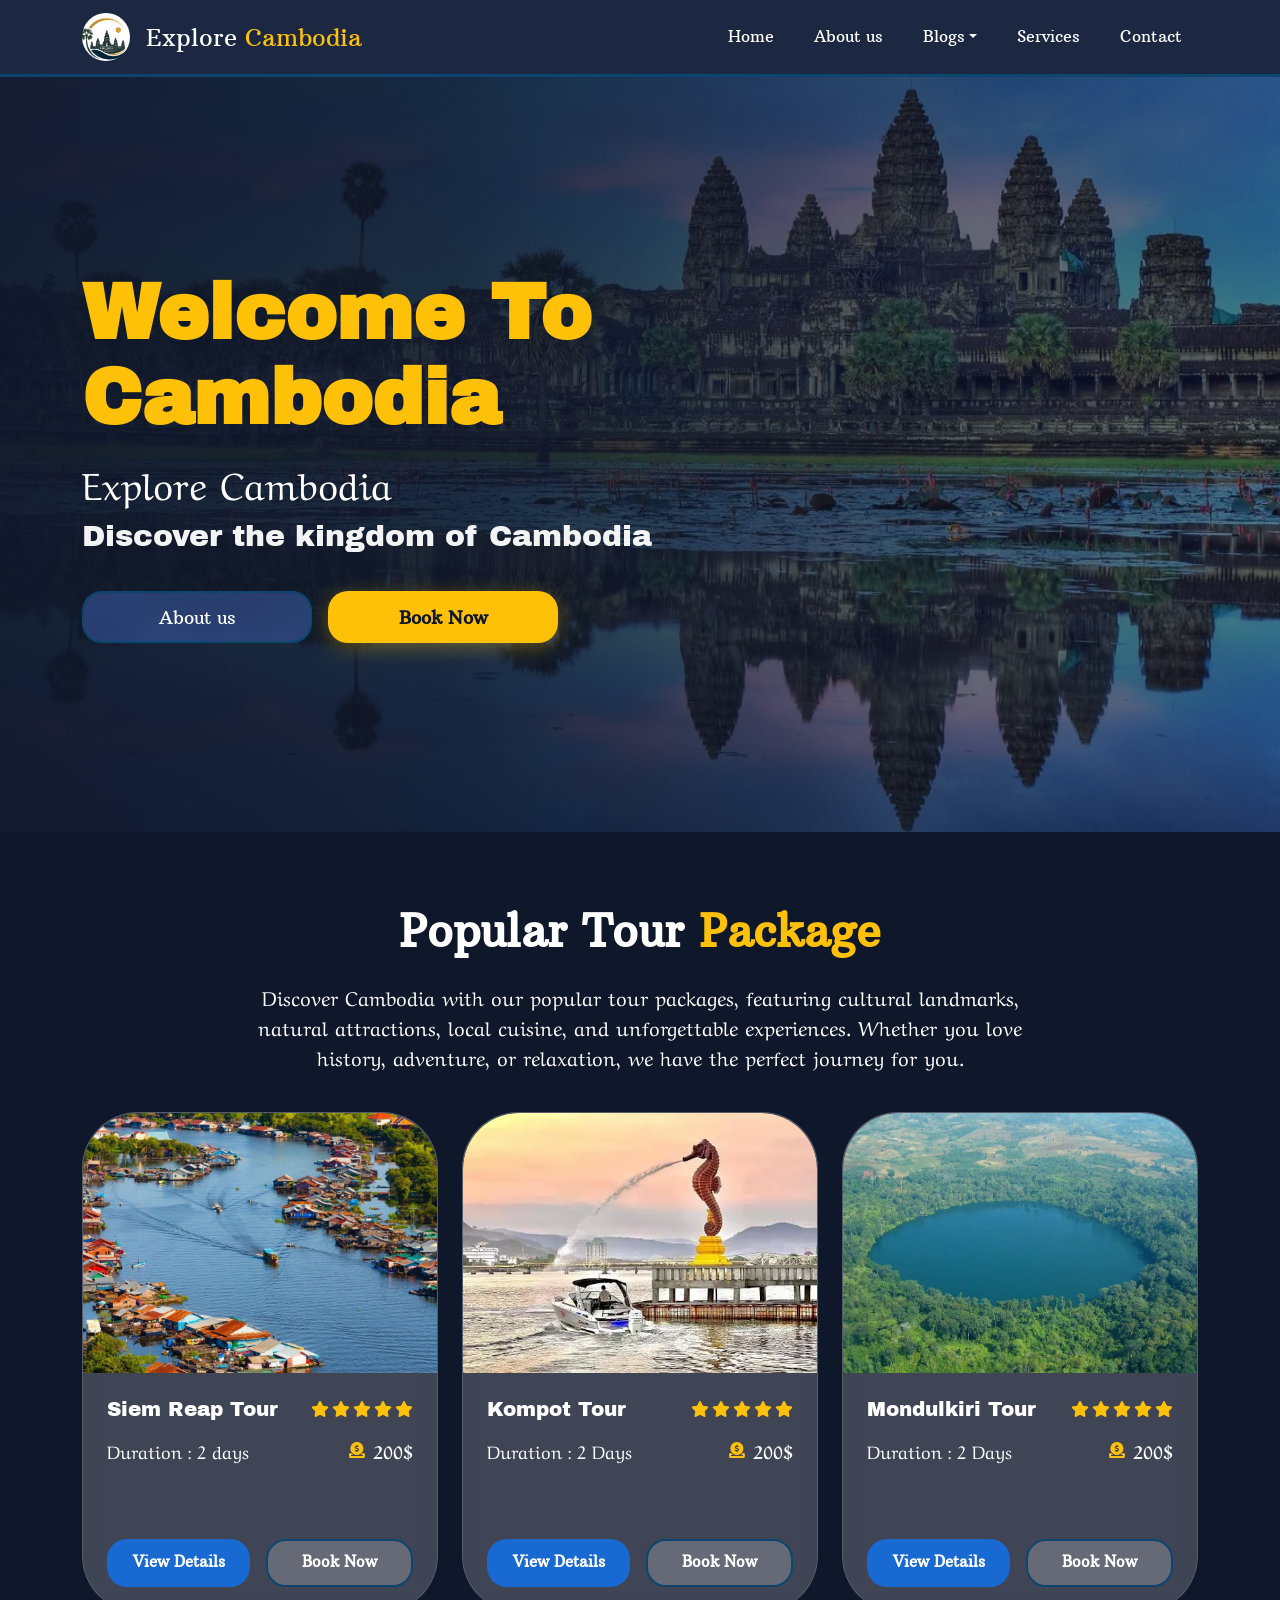
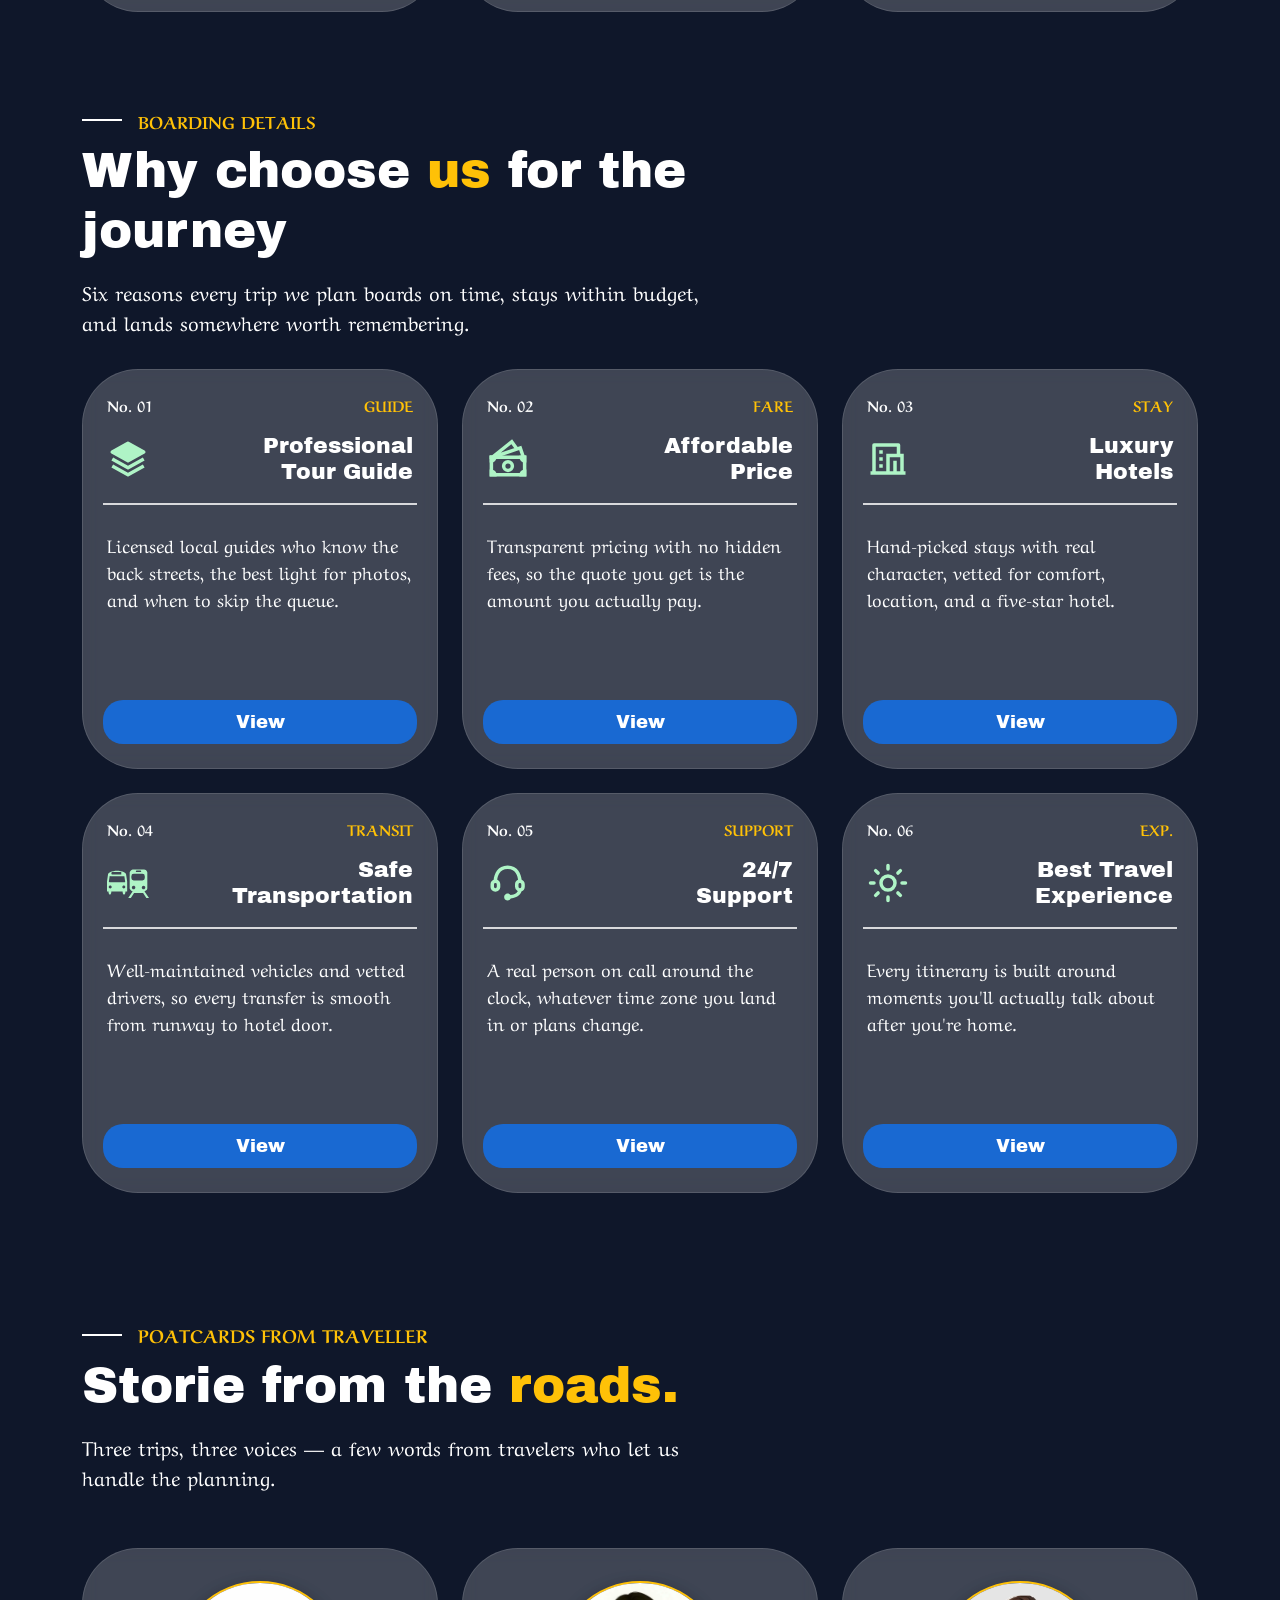
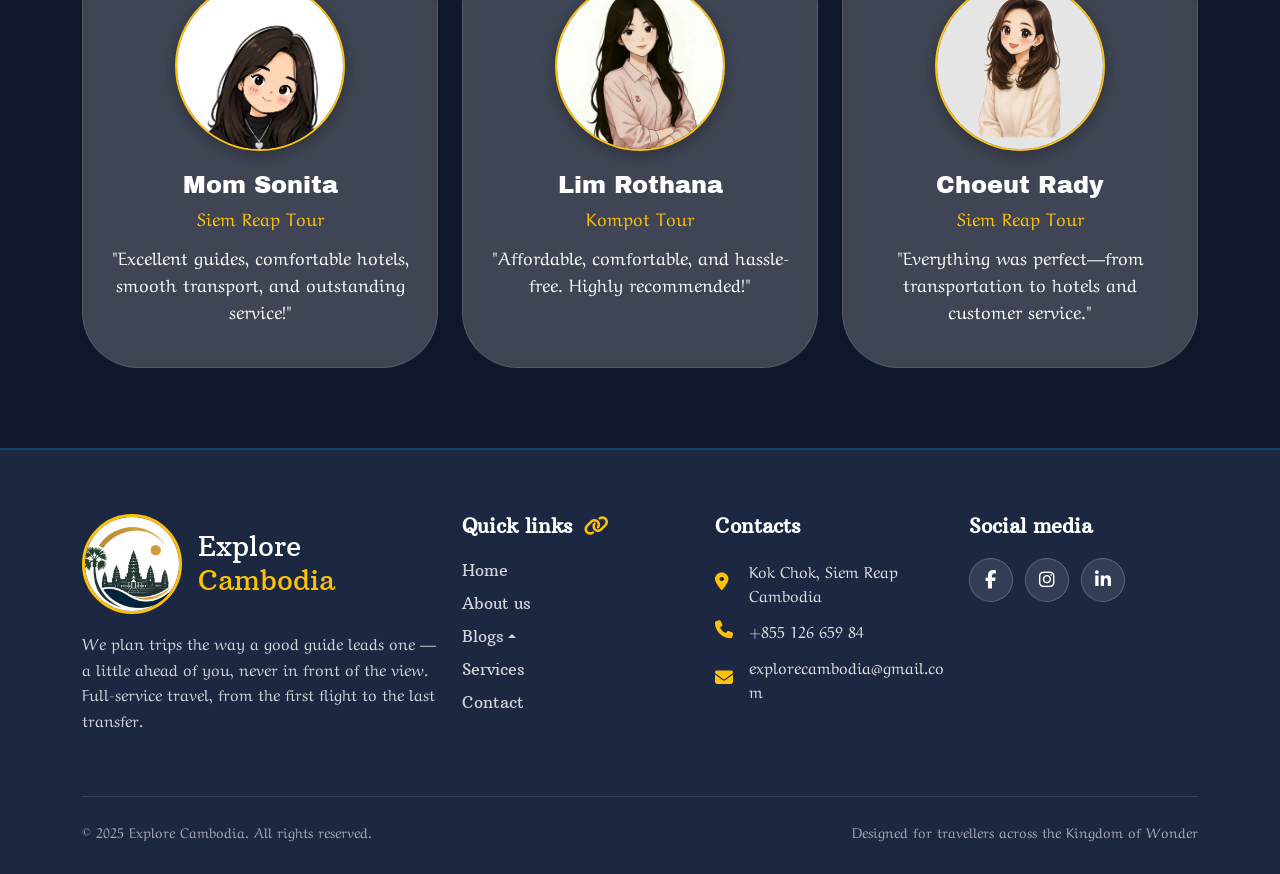
<file: index.html>
<!doctype html>
<html lang="en">
  <head>
    <meta charset="UTF-8" />
    <meta name="viewport" content="width=device-width, initial-scale=1.0" />
    <meta property="og:type" content="website" />
    <meta property="og:url" content="https://explorecambodia.vercel.app/" />
    <meta property="og:title" content="Explore Cambodia Website" />
    <meta
      property="og:description"
      content="Welcome to Explore Cambodia Website."
    />
    <meta
      property="og:image"
      content="https://explorecambodia.vercel.app/asset/image/logo/Logo2(1).webp"
    />
    <link rel="icon" type="image/png" href="./asset/image/logo/Logo2(1).webp" />
    <link
      href="https://cdn.jsdelivr.net/npm/bootstrap@5.3.8/dist/css/bootstrap.min.css"
      rel="stylesheet"
    />
    <script src="https://cdn.jsdelivr.net/npm/bootstrap@5.3.8/dist/js/bootstrap.bundle.min.js"></script>
    <link rel="preconnect" href="https://fonts.googleapis.com" />
    <link rel="preconnect" href="https://fonts.gstatic.com" crossorigin />
    <link
      href="https://fonts.googleapis.com/css2?family=Arbutus+Slab&family=Archivo+Black&family=Aref+Ruqaa:wght@400;700&family=Just+Another+Hand&display=swap"
      rel="stylesheet"
    />
    <link
      rel="stylesheet"
      href="https://cdnjs.cloudflare.com/ajax/libs/font-awesome/6.7.2/css/all.min.css"
    />
    <link rel="stylesheet" href="./css/style.css" />
    <!-- Linked again AFTER style.css so the responsive rules always win -->
    <link rel="stylesheet" href="./css/responsive.css" />
    <title>Explore Cambodia Home page</title>
  </head>
  <body>
    <div id="navbar"></div>

    <!-- header -->
    <section class="hero-header" id="about">
      <div class="hero-image-container d-block">
        <img
          src="./asset/image/Home/agkor.webp"
          alt="Angkor Wat"
          class="home-image"
          draggable="false"
        />
      </div>
      <div class="container hero-text">
        <div class="row">
          <div class="col-lg-8 col-md-10">
            <h1 class="head-text text-capitalize my-2" id="hero-title">
              Welcome to <br />
              cambodia
            </h1>
            <p class="text-capitalize text-white pt-1 sub-hero-text">
              Explore cambodia
            </p>
            <p class="text-white sub1-hero-text">
              Discover the kingdom of Cambodia
            </p>
            <div class="d-flex flex-wrap gap-3 align-items-center hero-buttons">
              <a href="./Pages/about-me.html" class="btn-about">About us</a>
              <a href="./Pages/contact.html" class="btn-book text-capitalize"
                >Book now</a
              >
            </div>
          </div>
        </div>
      </div>
    </section>

    <!-- tour-section -->
    <section class="container-fluid my-5 position-relative" id="tour-section">
      <div class="container">
        <div class="text-center py-4">
          <h2 class="my-tour text-white text-capitalize">
            Popular tour <span class="text-warning">package</span>
          </h2>
          <p class="sub-tour-text text-white py-3">
            Discover Cambodia with our popular tour packages, featuring cultural
            landmarks, natural attractions, local cuisine, and unforgettable
            experiences. Whether you love history, adventure, or relaxation, we
            have the perfect journey for you.
          </p>
        </div>
        <div class="row g-4 justify-content-center tour-card">
          <div class="col-12 col-md-6 col-lg-4 d-flex justify-content-center">
            <div class="card tour-card-items">
              <a href="./Pages/siemreap.html" class="tour-image">
                <img
                  src="./asset/image/Home/Kompongplok.webp"
                  alt="Siem Reap Tour"
                  class="card-img-top"
                  loading="lazy"
                />
                <i
                  class="fa-solid fa-arrow-up-right-from-square arrow-icon"
                ></i>
              </a>
              <div
                class="card-body d-flex flex-column justify-content-between p-4"
              >
                <div>
                  <div
                    class="d-flex justify-content-between align-items-center mb-2 gap-2"
                  >
                    <h3 class="card-title text-white">Siem Reap Tour</h3>
                    <div class="d-flex tour-rating-stars text-warning">
                      <i class="fa-solid fa-star"></i>
                      <i class="fa-solid fa-star"></i>
                      <i class="fa-solid fa-star"></i>
                      <i class="fa-solid fa-star"></i>
                      <i class="fa-solid fa-star"></i>
                    </div>
                  </div>
                  <div
                    class="d-flex justify-content-between align-items-center mt-3 gap-2"
                  >
                    <p class="card-text text-white mb-0">Duration : 2 days</p>
                    <div class="d-flex align-items-center gap-2">
                      <i
                        class="fa-solid fa-circle-dollar-to-slot text-warning"
                      ></i>
                      <span class="card-text text-white fw-bold">200$</span>
                    </div>
                  </div>
                </div>
                <div
                  class="tour-card-btns d-flex justify-content-center align-items-center gap-3 mt-4"
                >
                  <a href="./Pages/siemreap.html" class="tour-view-btn"
                    >View Details</a
                  >
                  <a href="./Pages/contact.html" class="tour-book-btn"
                    >Book Now</a
                  >
                </div>
              </div>
            </div>
          </div>

          <div class="col-12 col-md-6 col-lg-4 d-flex justify-content-center">
            <div class="card tour-card-items">
              <a href="./Pages/kompot.html" class="tour-image">
                <img
                  src="./asset/image/Home/kompot.webp"
                  alt="Kompot Tour"
                  class="card-img-top"
                  loading="lazy"
                />
                <i
                  class="fa-solid fa-arrow-up-right-from-square arrow-icon"
                ></i>
              </a>
              <div
                class="card-body d-flex flex-column justify-content-between p-4"
              >
                <div>
                  <div
                    class="d-flex justify-content-between align-items-center mb-2 gap-2"
                  >
                    <h3 class="card-title text-white">Kompot Tour</h3>
                    <div class="d-flex tour-rating-stars text-warning">
                      <i class="fa-solid fa-star"></i>
                      <i class="fa-solid fa-star"></i>
                      <i class="fa-solid fa-star"></i>
                      <i class="fa-solid fa-star"></i>
                      <i class="fa-solid fa-star"></i>
                    </div>
                  </div>
                  <div
                    class="d-flex justify-content-between align-items-center mt-3 gap-2"
                  >
                    <p class="card-text text-white mb-0">Duration : 2 Days</p>
                    <div class="d-flex align-items-center gap-2">
                      <i
                        class="fa-solid fa-circle-dollar-to-slot text-warning"
                      ></i>
                      <span class="card-text text-white fw-bold">200$</span>
                    </div>
                  </div>
                </div>
                <div
                  class="tour-card-btns d-flex justify-content-center align-items-center gap-3 mt-4"
                >
                  <a href="./Pages/kompot.html" class="tour-view-btn"
                    >View Details</a
                  >
                  <a href="./Pages/contact.html" class="tour-book-btn"
                    >Book Now</a
                  >
                </div>
              </div>
            </div>
          </div>

          <div class="col-12 col-md-6 col-lg-4 d-flex justify-content-center">
            <div class="card tour-card-items">
              <a href="./Pages/mondulkiri.html" class="tour-image">
                <img
                  src="./asset/image/Home/Mondulkiri.webp"
                  alt="Mondulkiri Tour"
                  class="card-img-top"
                  loading="lazy"
                />
                <i
                  class="fa-solid fa-arrow-up-right-from-square arrow-icon"
                ></i>
              </a>
              <div
                class="card-body d-flex flex-column justify-content-between p-4"
              >
                <div>
                  <div
                    class="d-flex justify-content-between align-items-center mb-2 gap-2"
                  >
                    <h3 class="card-title text-white">Mondulkiri Tour</h3>
                    <div class="d-flex tour-rating-stars text-warning">
                      <i class="fa-solid fa-star"></i>
                      <i class="fa-solid fa-star"></i>
                      <i class="fa-solid fa-star"></i>
                      <i class="fa-solid fa-star"></i>
                      <i class="fa-solid fa-star"></i>
                    </div>
                  </div>
                  <div
                    class="d-flex justify-content-between align-items-center mt-3 gap-2"
                  >
                    <p class="card-text text-white mb-0">Duration : 2 Days</p>
                    <div class="d-flex align-items-center gap-2">
                      <i
                        class="fa-solid fa-circle-dollar-to-slot text-warning"
                      ></i>
                      <span class="card-text text-white fw-bold">200$</span>
                    </div>
                  </div>
                </div>
                <div
                  class="tour-card-btns d-flex justify-content-center align-items-center gap-3 mt-4"
                >
                  <a href="./Pages/mondulkiri.html" class="tour-view-btn"
                    >View Details</a
                  >
                  <a href="./Pages/contact.html" class="tour-book-btn"
                    >Book Now</a
                  >
                </div>
              </div>
            </div>
          </div>
        </div>
      </div>
    </section>

    <!-- why choose us -->
    <section class="container-fluid py-5 position-relative" id="choose-us">
      <div class="container">
        <div class="text-white mb-4">
          <div class="d-flex align-items-center gap-3 mb-2">
            <span class="line"></span>
            <p class="choose-us-header text-uppercase text-warning fw-semibold">
              Boarding details
            </p>
          </div>
          <h3 class="choose-us-title text-white">
            Why choose <span class="text-warning">us</span> for the <br />
            journey
          </h3>
          <p class="choose-us-text text-white py-2">
            Six reasons every trip we plan boards on time, stays within budget,
            and lands somewhere worth remembering.
          </p>
        </div>
        <div class="row g-4 justify-content-center">
          <div class="col-12 col-md-6 col-lg-4 d-flex justify-content-center">
            <div class="card choose-us-cards">
              <div>
                <div
                  class="d-flex justify-content-between align-items-center choose-us-hero-cards p-4 pb-2"
                >
                  <p class="text-white mb-0 fw-bold">No. 01</p>
                  <p class="text-warning text-uppercase mb-0 fw-bold">Guide</p>
                </div>
                <div
                  class="d-flex justify-content-between align-items-center gap-3 px-4 py-2 choose-us-heading-cards"
                >
                  <svg
                    xmlns="http://www.w3.org/2000/svg"
                    width="1em"
                    height="1em"
                    viewBox="0 0 24 24"
                    class="choose-us-icons"
                    aria-hidden="true"
                  >
                    <path d="M0 0h24v24H0z" fill="none" />
                    <path
                      fill="currentColor"
                      d="m21.484 7.125l-9.022-5a1 1 0 0 0-.968 0l-8.978 4.96a1 1 0 0 0-.003 1.748l9.022 5.04a1 1 0 0 0 .973.001l8.978-5a1 1 0 0 0-.002-1.749"
                    />
                    <path
                      fill="currentColor"
                      d="m12 15.856l-8.515-4.73l-.971 1.748l9 5a1 1 0 0 0 .971 0l9-5l-.971-1.748z"
                    />
                    <path
                      fill="currentColor"
                      d="m12 19.856l-8.515-4.73l-.971 1.748l9 5a1 1 0 0 0 .971 0l9-5l-.971-1.748z"
                    />
                  </svg>
                  <h4
                    class="text-white text-capitalize choose-us-text-cards text-end"
                  >
                    Professional <br />
                    Tour Guide
                  </h4>
                </div>
                <div class="underline"></div>
                <p class="card-text text-white px-4 py-3">
                  Licensed local guides who know the back streets, the best
                  light for photos, and when to skip the queue.
                </p>
              </div>
              <a
                href="./Pages/service.html#tour-guide-info"
                class="service-view-btn"
                >View</a
              >
            </div>
          </div>

          <div class="col-12 col-md-6 col-lg-4 d-flex justify-content-center">
            <div class="card choose-us-cards">
              <div>
                <div
                  class="d-flex justify-content-between align-items-center choose-us-hero-cards p-4 pb-2"
                >
                  <p class="text-white mb-0 fw-bold">No. 02</p>
                  <p class="text-warning text-uppercase mb-0 fw-bold">fare</p>
                </div>
                <div
                  class="d-flex justify-content-between align-items-center gap-3 px-4 py-2 choose-us-heading-cards"
                >
                  <svg
                    xmlns="http://www.w3.org/2000/svg"
                    width="1em"
                    height="1em"
                    viewBox="0 0 24 24"
                    class="choose-us-icons"
                    aria-hidden="true"
                  >
                    <path d="M0 0h24v24H0z" fill="none" />
                    <defs>
                      <path id="SVGS9q3IkIf" d="M21.5 11v10h-19V11z" />
                    </defs>
                    <g fill="none">
                      <use href="#SVGS9q3IkIf" />
                      <path
                        d="M12 13.5a2.5 2.5 0 1 1 0 5a2.5 2.5 0 0 1 0-5m5.136-7.209L19 5.67l1.824 5.333H3.002L3 11.004L14.146 2.1z"
                      />
                      <path
                        stroke="currentColor"
                        stroke-linecap="square"
                        stroke-width="2"
                        d="M21 11.003h-.176L19.001 5.67L3.354 11.003L3 11m-.5.004H3L14.146 2.1l2.817 3.95"
                      />
                      <g
                        stroke="currentColor"
                        stroke-linecap="square"
                        stroke-width="2"
                      >
                        <path
                          d="M14.5 16a2.5 2.5 0 1 1-5 0a2.5 2.5 0 0 1 5 0Z"
                        />
                        <use href="#SVGS9q3IkIf" />
                        <path
                          d="M2.5 11h2a2 2 0 0 1-2 2zm19 0h-2a2 2 0 0 0 2 2zm-19 10h2.002A2 2 0 0 0 2.5 18.998zm19 0h-2a2 2 0 0 1 2-2z"
                        />
                      </g>
                    </g>
                  </svg>
                  <h4
                    class="text-white text-capitalize choose-us-text-cards text-end"
                  >
                    Affordable <br />
                    Price
                  </h4>
                </div>
                <div class="underline"></div>
                <p class="card-text text-white px-4 py-3">
                  Transparent pricing with no hidden fees, so the quote you get
                  is the amount you actually pay.
                </p>
              </div>
              <a
                href="./Pages/service.html#affordable-price"
                class="service-view-btn"
                >View</a
              >
            </div>
          </div>

          <div class="col-12 col-md-6 col-lg-4 d-flex justify-content-center">
            <div class="card choose-us-cards">
              <div>
                <div
                  class="d-flex justify-content-between align-items-center choose-us-hero-cards p-4 pb-2"
                >
                  <p class="text-white mb-0 fw-bold">No. 03</p>
                  <p class="text-warning text-uppercase mb-0 fw-bold">stay</p>
                </div>
                <div
                  class="d-flex justify-content-between align-items-center gap-3 px-4 py-2 choose-us-heading-cards"
                >
                  <svg
                    xmlns="http://www.w3.org/2000/svg"
                    width="1em"
                    height="1em"
                    viewBox="0 0 24 24"
                    class="choose-us-icons"
                    aria-hidden="true"
                  >
                    <path d="M0 0h24v24H0z" fill="none" />
                    <path
                      fill="currentColor"
                      d="M22 21H2v-2h1V4a1 1 0 0 1 1-1h14a1 1 0 0 1 1 1v5h2v10h1zm-5-2h2v-8h-6v8h2v-6h2zm0-10V5H5v14h6V9zM7 11h2v2H7zm0 4h2v2H7zm0-8h2v2H7z"
                    />
                  </svg>
                  <h4
                    class="text-white text-capitalize choose-us-text-cards text-end"
                  >
                    Luxury <br />
                    Hotels
                  </h4>
                </div>
                <div class="underline"></div>
                <p class="card-text text-white px-4 py-3">
                  Hand-picked stays with real character, vetted for comfort,
                  location, and a five-star hotel.
                </p>
              </div>
              <a
                href="./Pages/service.html#hotel-partner"
                class="service-view-btn"
                >View</a
              >
            </div>
          </div>

          <div class="col-12 col-md-6 col-lg-4 d-flex justify-content-center">
            <div class="card choose-us-cards">
              <div>
                <div
                  class="d-flex justify-content-between align-items-center choose-us-hero-cards p-4 pb-2"
                >
                  <p class="text-white mb-0 fw-bold">No. 04</p>
                  <p class="text-warning text-uppercase mb-0 fw-bold">
                    transit
                  </p>
                </div>
                <div
                  class="d-flex justify-content-between align-items-center gap-3 px-4 py-2 choose-us-heading-cards"
                >
                  <svg
                    xmlns="http://www.w3.org/2000/svg"
                    width="1em"
                    height="1em"
                    viewBox="0 0 50 50"
                    class="choose-us-icons"
                    aria-hidden="true"
                  >
                    <path d="M0 0h50v50H0z" fill="none" />
                    <path
                      fill="currentColor"
                      d="M20.716 24H3.159c-.512 0-.933-.314-.933-.815l.032-.19l.935-6.006c.078-.424.459.011.917.011h15.657c.454 0 .838-.412.915.012l.936 6.399l.033-.038c0 .497-.424.627-.935.627m-.703 7.569c-.987 0-1.791-.781-1.791-1.75c0-.964.803-1.74 1.791-1.74c.982 0 1.785.776 1.785 1.74c0 .969-.802 1.75-1.785 1.75m-16.177 0c-.979 0-1.782-.781-1.782-1.75c0-.964.802-1.74 1.782-1.74c.993 0 1.794.776 1.794 1.74c0 .969-.801 1.75-1.794 1.75M6 12h11v3H6c-1 0-1-3 0-3m16.698 2.703c-.319-1.542-1.412-2.162-2.939-2.783c-1.524-.619-5.133-1.36-7.788-1.36c-2.666 0-6.255.742-7.779 1.36c-1.525.621-2.635 1.241-2.954 2.783L0 23.289V35h1.785c0 5 3.361 5 3.361 0h13.441c0 5 3.36 5 3.36 0H24V23.289zm22.061 20.391l-.08-.145l.04-.055l.04-.055a9.5 9.5 0 0 0 2.038-1.141c.607-.456.928-1.12 1.139-1.999c.021-.102.064-.34.064-.703V12.821c0-.439-.043-.894-.301-1.356c-.26-.471-.539-.892-.93-1.266c-.387-.37-.947-.685-1.429-.933c-.417-.214-1.34-.328-1.34-.355V9h.135H31v-.072c-1 .046-.756.15-1.102.318c-.48.234-.979.532-1.379.895c-.4.36-.801.769-1.06 1.22c-.259.459-.459.902-.459 1.346v18.446c0 .31.123.634.273.971c.158.337.372.652.604.947c.232.304.498.575.771.819c.271.245.542.447.802.602c.125.053.357.133.684.236c.318.103.47.16.446.211L25.258 43h3.106l3.886-6h10.722l3.882 6H50zM35.757 10h3.561c.783 0 1.425.216 1.425 1c0 .783-.642 1-1.425 1h-3.561c-.784 0-1.425-.217-1.425-1c0-.784.641-1 1.425-1M45 19.151A2.85 2.85 0 0 1 42.151 22H31.849A2.85 2.85 0 0 1 29 19.151v-2.303A2.85 2.85 0 0 1 31.849 14h10.303A2.85 2.85 0 0 1 45 16.849zM33.126 31.814c-.401.414-.903.62-1.495.62q-.895 0-1.461-.62c-.374-.413-.562-.922-.562-1.518q0-.815.585-1.415a1.92 1.92 0 0 1 1.438-.605c.592 0 1.094.192 1.495.562c.401.38.602.873.602 1.5q0 .856-.602 1.476m8.895 0a2.1 2.1 0 0 1-.604-1.518c0-.597.213-1.079.642-1.459a2.23 2.23 0 0 1 1.498-.562c.591 0 1.079.203 1.455.605q.563.6.564 1.415q-.001.895-.584 1.518c-.391.414-.881.62-1.479.62q-.892.003-1.492-.619"
                    />
                  </svg>
                  <h4
                    class="text-white text-capitalize choose-us-text-cards text-end"
                  >
                    Safe <br />
                    Transportation
                  </h4>
                </div>
                <div class="underline"></div>
                <p class="card-text text-white px-4 py-3">
                  Well-maintained vehicles and vetted drivers, so every transfer
                  is smooth from runway to hotel door.
                </p>
              </div>
              <a
                href="./Pages/service.html#transportation"
                class="service-view-btn"
                >View</a
              >
            </div>
          </div>

          <div class="col-12 col-md-6 col-lg-4 d-flex justify-content-center">
            <div class="card choose-us-cards">
              <div>
                <div
                  class="d-flex justify-content-between align-items-center choose-us-hero-cards p-4 pb-2"
                >
                  <p class="text-white mb-0 fw-bold">No. 05</p>
                  <p class="text-warning text-uppercase mb-0 fw-bold">
                    support
                  </p>
                </div>
                <div
                  class="d-flex justify-content-between align-items-center gap-3 px-4 py-2 choose-us-heading-cards"
                >
                  <svg
                    xmlns="http://www.w3.org/2000/svg"
                    width="1em"
                    height="1em"
                    viewBox="0 0 512 512"
                    class="choose-us-icons"
                    aria-hidden="true"
                  >
                    <path d="M0 0h512v512H0z" fill="none" />
                    <path
                      fill="currentColor"
                      fill-rule="evenodd"
                      d="M422.401 217.174c-6.613-67.84-46.72-174.507-170.666-174.507c-123.947 0-164.054 106.667-170.667 174.507c-23.2 8.805-38.503 31.079-38.4 55.893v29.867c0 32.99 26.744 59.733 59.733 59.733c32.99 0 59.734-26.744 59.734-59.733v-29.867c-.108-24.279-14.848-46.095-37.334-55.253c4.267-39.254 25.174-132.48 126.934-132.48s122.453 93.226 126.72 132.48c-22.44 9.178-37.106 31.009-37.12 55.253v29.867a59.95 59.95 0 0 0 33.92 53.76c-8.96 16.853-31.787 39.68-87.894 46.506c-11.215-17.03-32.914-23.744-51.788-16.023c-18.873 7.72-29.646 27.717-25.71 47.725s21.48 34.432 41.872 34.432a42.67 42.67 0 0 0 37.973-23.68c91.52-10.454 120.747-57.6 129.92-85.334c24.817-8.039 41.508-31.301 41.173-57.386v-29.867c.103-24.814-15.2-47.088-38.4-55.893m-302.933 85.76c0 9.425-7.641 17.066-17.067 17.066s-17.066-7.64-17.066-17.066v-29.867a17.067 17.067 0 1 1 34.133 0zm264.533-29.867c0-9.426 7.641-17.067 17.067-17.067s17.067 7.641 17.067 17.067v29.867c0 9.425-7.641 17.066-17.067 17.066s-17.067-7.64-17.067-17.066z"
                    />
                  </svg>
                  <h4
                    class="text-white text-capitalize choose-us-text-cards text-end"
                  >
                    24/7 <br />
                    Support
                  </h4>
                </div>
                <div class="underline"></div>
                <p class="card-text text-white px-4 py-3">
                  A real person on call around the clock, whatever time zone you
                  land in or plans change.
                </p>
              </div>
              <a href="./Pages/service.html#support" class="service-view-btn"
                >View</a
              >
            </div>
          </div>

          <div class="col-12 col-md-6 col-lg-4 d-flex justify-content-center">
            <div class="card choose-us-cards">
              <div>
                <div
                  class="d-flex justify-content-between align-items-center choose-us-hero-cards p-4 pb-2"
                >
                  <p class="text-white mb-0 fw-bold">No. 06</p>
                  <p class="text-warning text-uppercase mb-0 fw-bold">exp.</p>
                </div>
                <div
                  class="d-flex justify-content-between align-items-center gap-3 px-4 py-2 choose-us-heading-cards"
                >
                  <svg
                    xmlns="http://www.w3.org/2000/svg"
                    width="1em"
                    height="1em"
                    viewBox="0 0 24 24"
                    class="choose-us-icons"
                    aria-hidden="true"
                  >
                    <path d="M0 0h24v24H0z" fill="none" />
                    <g
                      fill="none"
                      stroke="currentColor"
                      stroke-linecap="round"
                      stroke-linejoin="round"
                      stroke-width="2"
                    >
                      <circle cx="12" cy="12" r="4" />
                      <path
                        d="M12 2v2m0 16v2M4.93 4.93l1.41 1.41m11.32 11.32l1.41 1.41M2 12h2m16 0h2M6.34 17.66l-1.41 1.41M19.07 4.93l-1.41 1.41"
                      />
                    </g>
                  </svg>
                  <h4
                    class="text-white text-capitalize choose-us-text-cards text-end"
                  >
                    Best Travel <br />
                    Experience
                  </h4>
                </div>
                <div class="underline"></div>
                <p class="card-text text-white px-4 py-3">
                  Every itinerary is built around moments you'll actually talk
                  about after you're home.
                </p>
              </div>
              <a href="./Pages/service.html#why-w-us" class="service-view-btn"
                >View</a
              >
            </div>
          </div>
        </div>
      </div>
    </section>

    <div id="review"></div>
    <!-- footer -->
    <footer id="footer"></footer>
  </body>
  <script src="./js/include.js"></script>
</html>
</file>
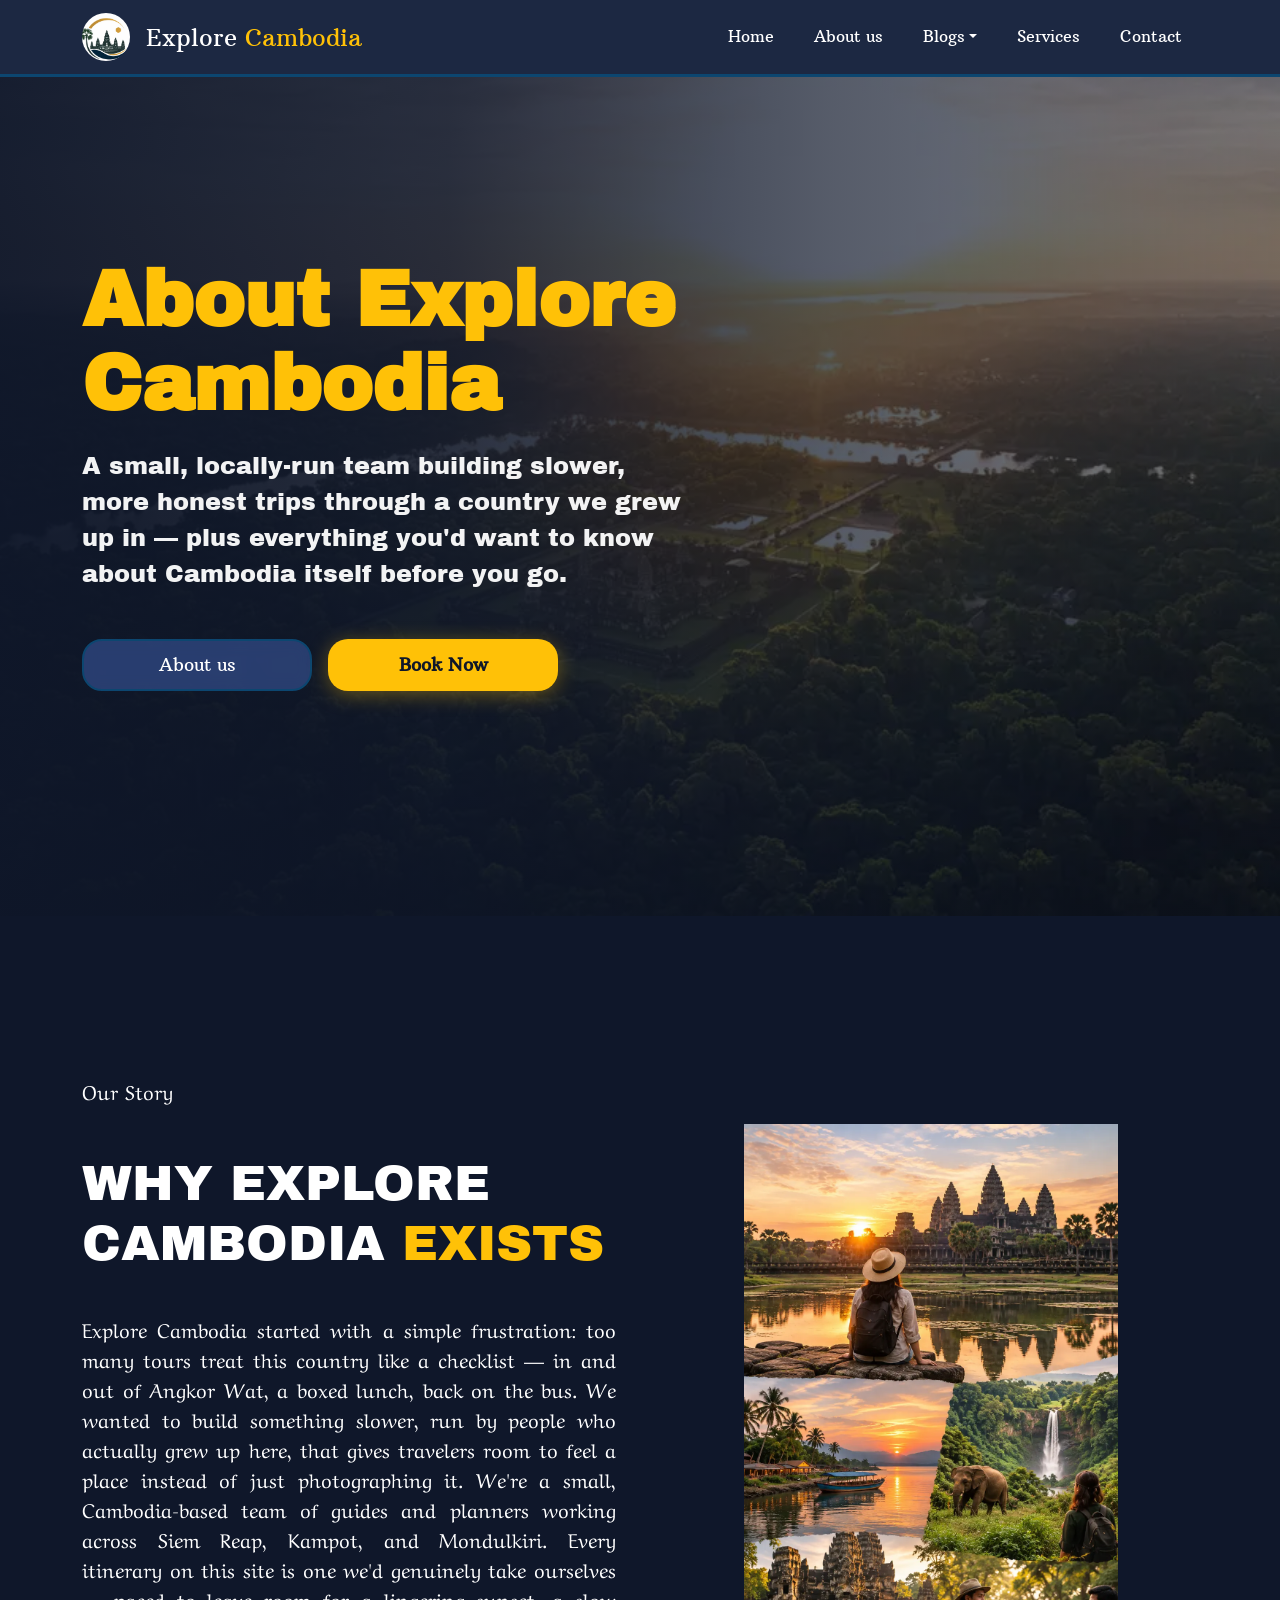
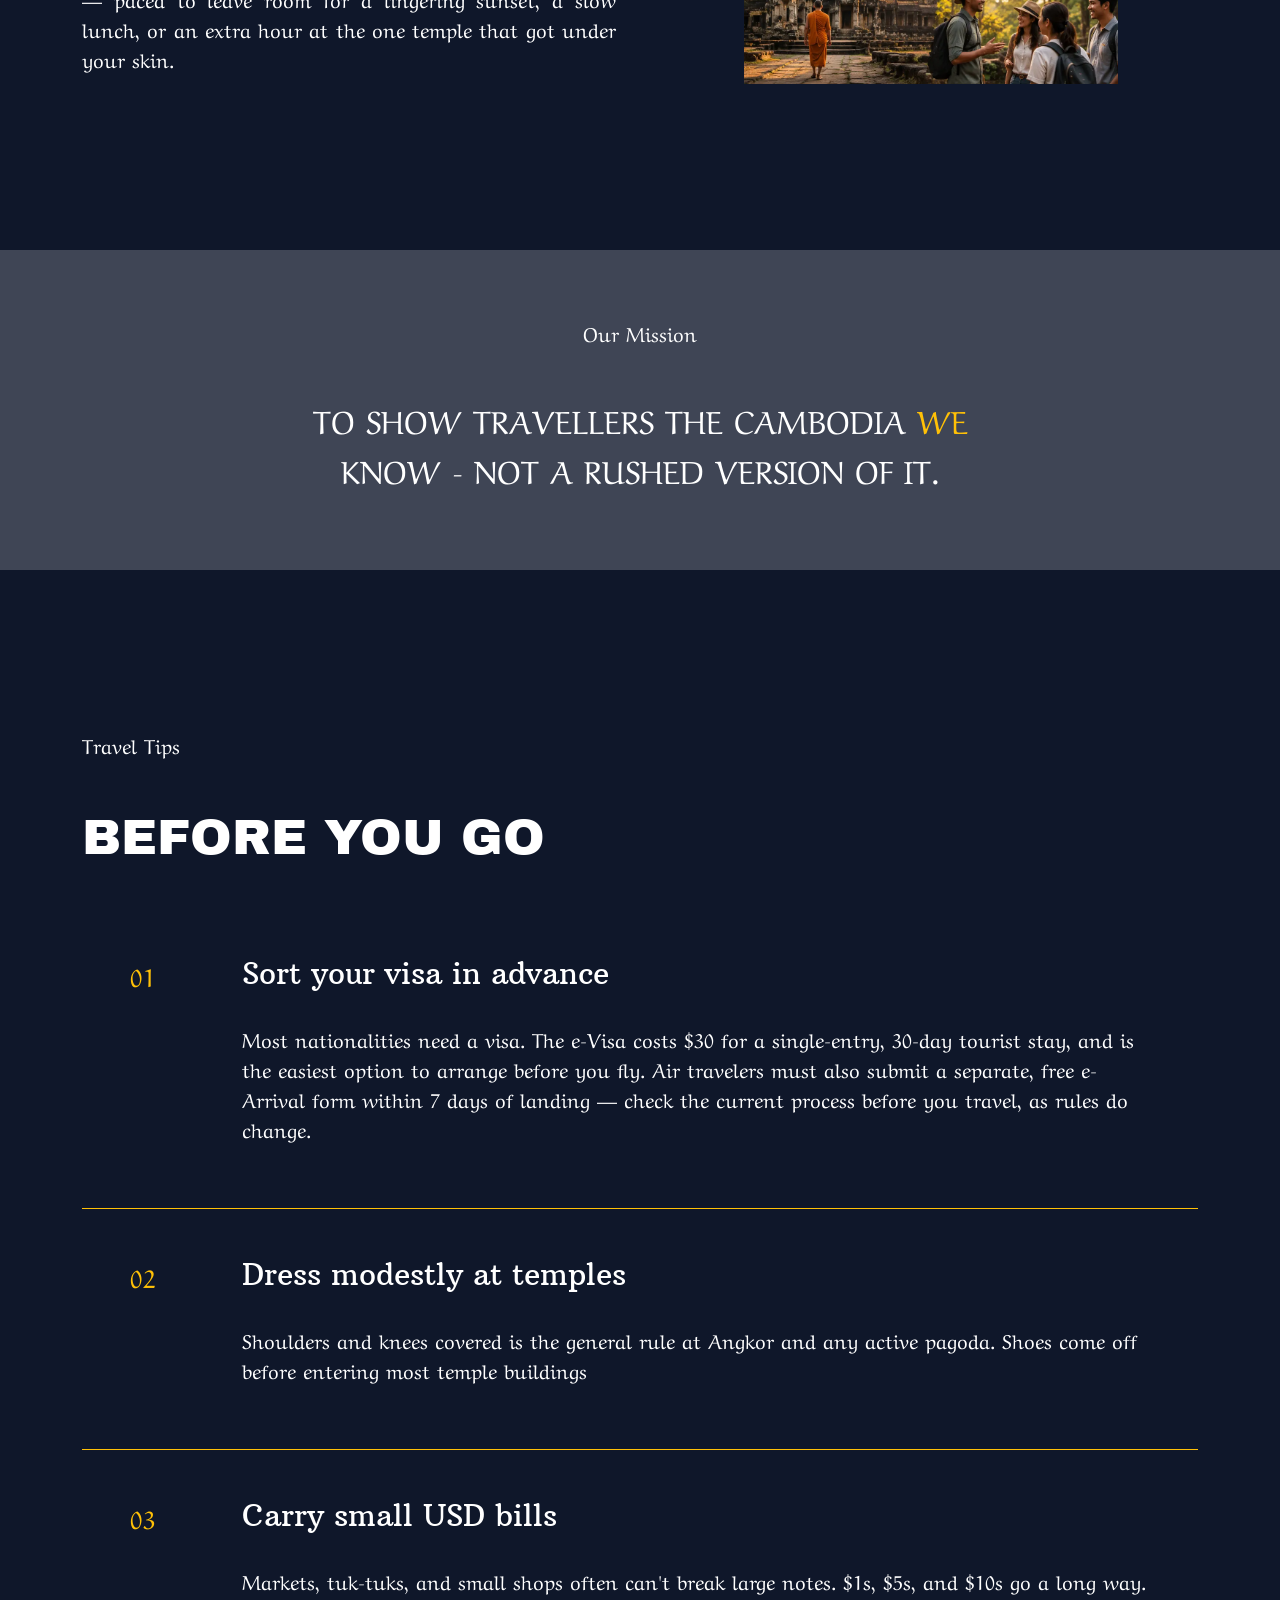
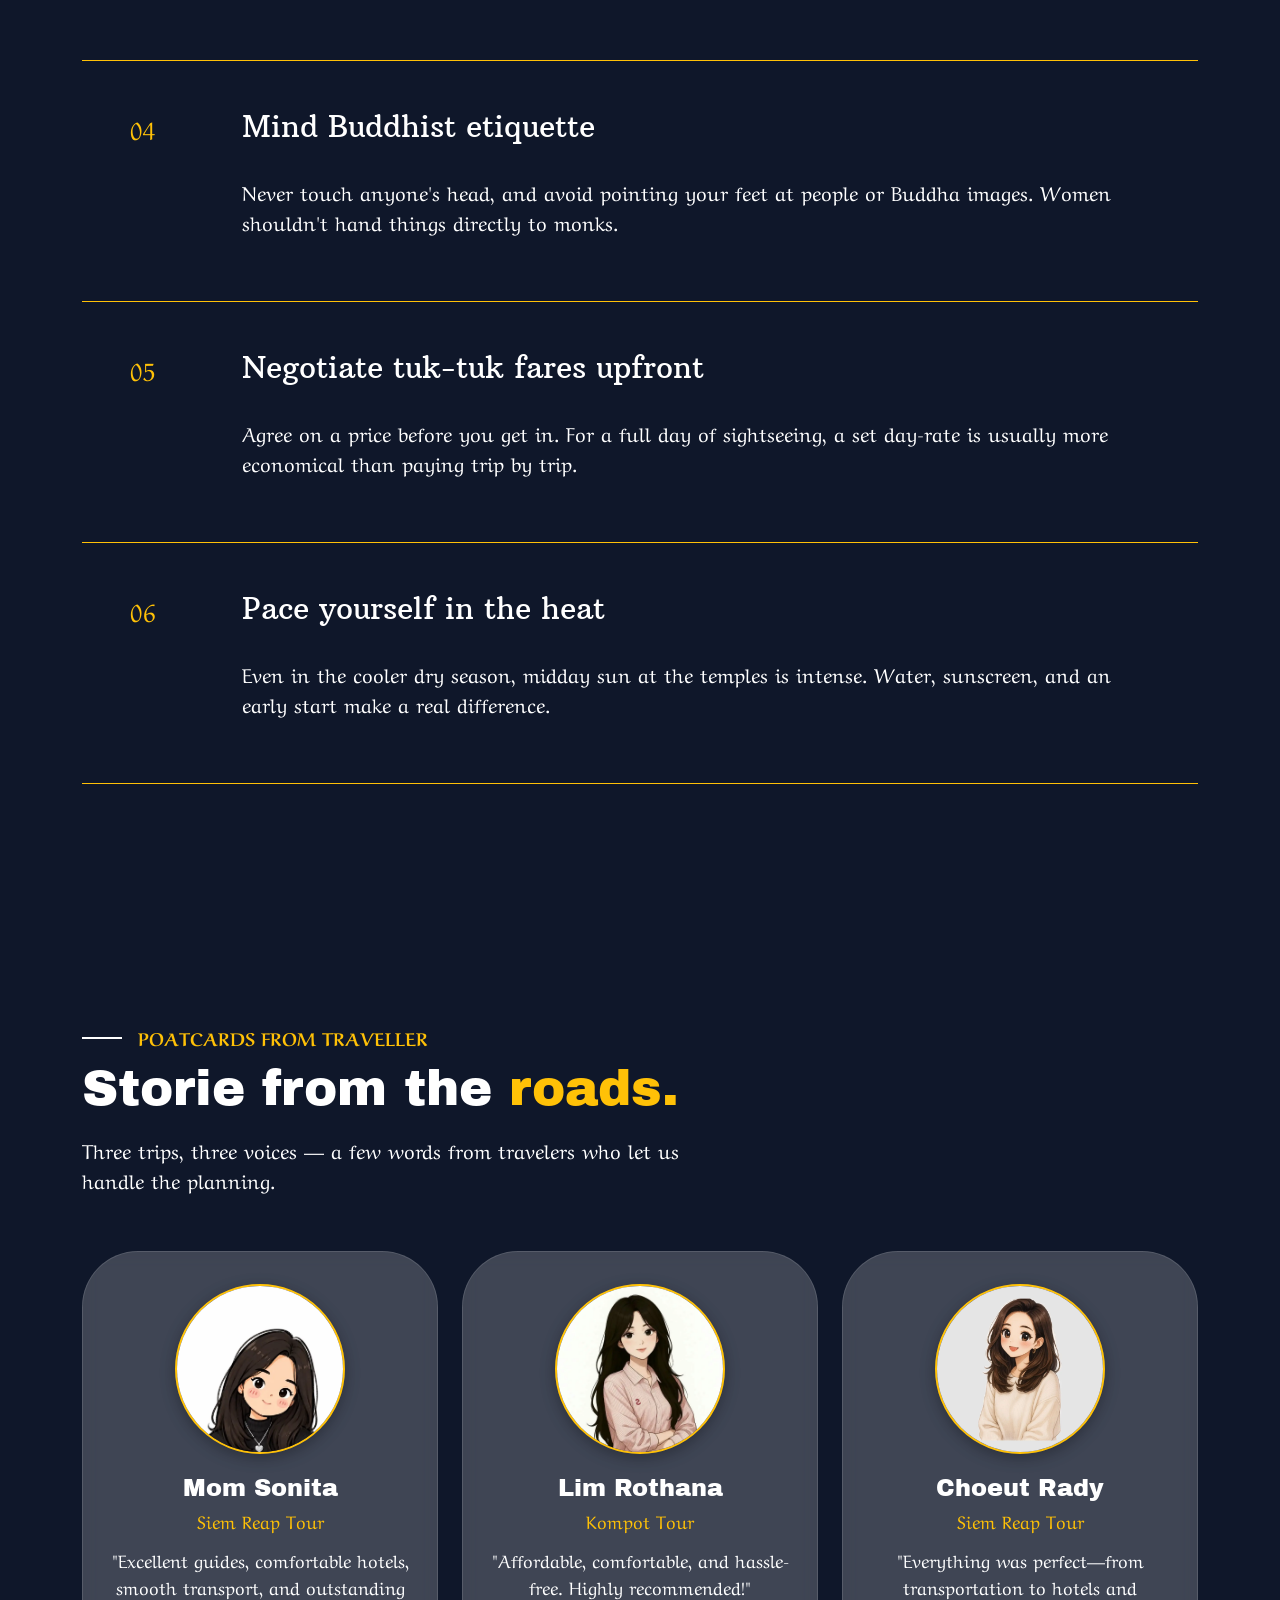
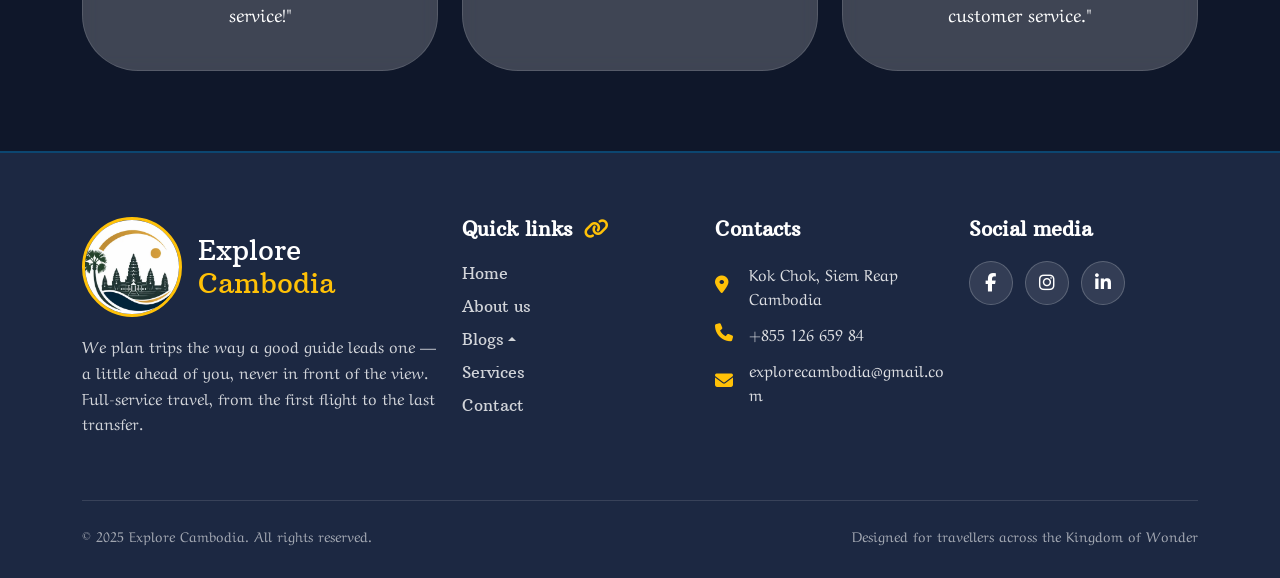
<file: Pages/about-me.html>
<!doctype html>
<html lang="en">
  <head>
    <meta charset="UTF-8" />
    <meta name="viewport" content="width=device-width, initial-scale=1.0" />
    <meta property="og:type" content="website" />
    <meta property="og:url" content="https://explorecambodia.vercel.app/" />
    <meta property="og:title" content="Explore Cambodia Website" />
    <meta
      property="og:description"
      content="Welcome to Explore Cambodia Website."
    />
    <meta
      property="og:image"
      content="https://explorecambodia.vercel.app/asset/image/logo/Logo2(1).webp"
    />
    <link
      rel="icon"
      type="image/png"
      href="../asset/image/logo/Logo2(1).webp"
    />
    <link
      href="https://cdn.jsdelivr.net/npm/bootstrap@5.3.8/dist/css/bootstrap.min.css"
      rel="stylesheet"
    />
    <script src="https://cdn.jsdelivr.net/npm/bootstrap@5.3.3/dist/js/bootstrap.bundle.min.js"></script>
    <link rel="stylesheet" href="../css/style.css" />
    <link rel="preconnect" href="https://fonts.googleapis.com" />
    <link rel="preconnect" href="https://fonts.gstatic.com" crossorigin />
    <link
      href="https://fonts.googleapis.com/css2?family=Arbutus+Slab&family=Archivo+Black&family=Aref+Ruqaa:wght@400;700&family=Just+Another+Hand&display=swap"
      rel="stylesheet"
    />
    <link
      rel="stylesheet"
      href="https://cdnjs.cloudflare.com/ajax/libs/font-awesome/6.7.2/css/all.min.css"
    />
    <link rel="stylesheet" href="../css/style.css" />
    <title>About Us - Explore Cambodia</title>
  </head>
  <body>
    <div id="navbar"></div>
    <div id="aboutUs"></div>
    <div class="container our-story">
      <div class="row g-5">
        <div class="col-md-6 about-info">
          <p class="text-capitalize our-story-head">our story</p>
          <h4 class="text-uppercase our-story-title">
            Why explore cambodia <span class="text-warning">exists</span>
          </h4>
          <p class="our-story-text">
            Explore Cambodia started with a simple frustration: too many tours
            treat this country like a checklist — in and out of Angkor Wat, a
            boxed lunch, back on the bus. We wanted to build something slower,
            run by people who actually grew up here, that gives travelers room
            to feel a place instead of just photographing it. We're a small,
            Cambodia-based team of guides and planners working across Siem Reap,
            Kampot, and Mondulkiri. Every itinerary on this site is one we'd
            genuinely take ourselves — paced to leave room for a lingering
            sunset, a slow lunch, or an extra hour at the one temple that got
            under your skin.
          </p>
        </div>
        <div class="col-md-6 about-exit-image">
          <img
            src="../asset/image/about-image/goasl.webp"
            alt=""
            class="rounded-4"
          />
        </div>
      </div>
    </div>

    <div class="mission">
      <p class="text-capitalize">our mission</p>
      <h4 class="text-uppercase">
        to show travellers the cambodia
        <span class="text-warning">we</span> know - not a rushed version of it.
      </h4>
    </div>

    <div class="container">
      <div class="travel-tip">
        <p class="text-capitalize travel-tip-head">travel tips</p>
        <h4 class="text-uppercase">before you go</h4>
        <div class="before-go">
          <div class="d-flex before-go-container">
            <p class="before-num">01</p>
            <div class="before-go-info">
              <h5>Sort your visa in advance</h5>
              <p>
                Most nationalities need a visa. The e-Visa costs $30 for a
                single-entry, 30-day tourist stay, and is the easiest option to
                arrange before you fly. Air travelers must also submit a
                separate, free e-Arrival form within 7 days of landing — check
                the current process before you travel, as rules do change.
              </p>
            </div>
          </div>
          <div class="d-flex before-go-container">
            <p class="before-num">02</p>
            <div class="before-go-info">
              <h5>Dress modestly at temples</h5>
              <p>
                Shoulders and knees covered is the general rule at Angkor and
                any active pagoda. Shoes come off before entering most temple
                buildings
              </p>
            </div>
          </div>
          <div class="d-flex before-go-container">
            <p class="before-num">03</p>
            <div class="before-go-info">
              <h5>Carry small USD bills</h5>
              <p>
                Markets, tuk-tuks, and small shops often can't break large
                notes. $1s, $5s, and $10s go a long way.
              </p>
            </div>
          </div>
          <div class="d-flex before-go-container">
            <p class="before-num">04</p>
            <div class="before-go-info">
              <h5>Mind Buddhist etiquette</h5>
              <p>
                Never touch anyone's head, and avoid pointing your feet at
                people or Buddha images. Women shouldn't hand things directly to
                monks.
              </p>
            </div>
          </div>
          <div class="d-flex before-go-container">
            <p class="before-num">05</p>
            <div class="before-go-info">
              <h5>Negotiate tuk-tuk fares upfront</h5>
              <p>
                Agree on a price before you get in. For a full day of
                sightseeing, a set day-rate is usually more economical than
                paying trip by trip.
              </p>
            </div>
          </div>
          <div class="d-flex before-go-container">
            <p class="before-num">06</p>
            <div class="before-go-info">
              <h5>Pace yourself in the heat</h5>
              <p>
                Even in the cooler dry season, midday sun at the temples is
                intense. Water, sunscreen, and an early start make a real
                difference.
              </p>
            </div>
          </div>
        </div>
      </div>
    </div>

    <div id="review"></div>
    <div id="footer"></div>
  </body>
  <script src="../js/include.js"></script>
  <script type="module" src="../js/about_us.js"></script>
</html>
</file>
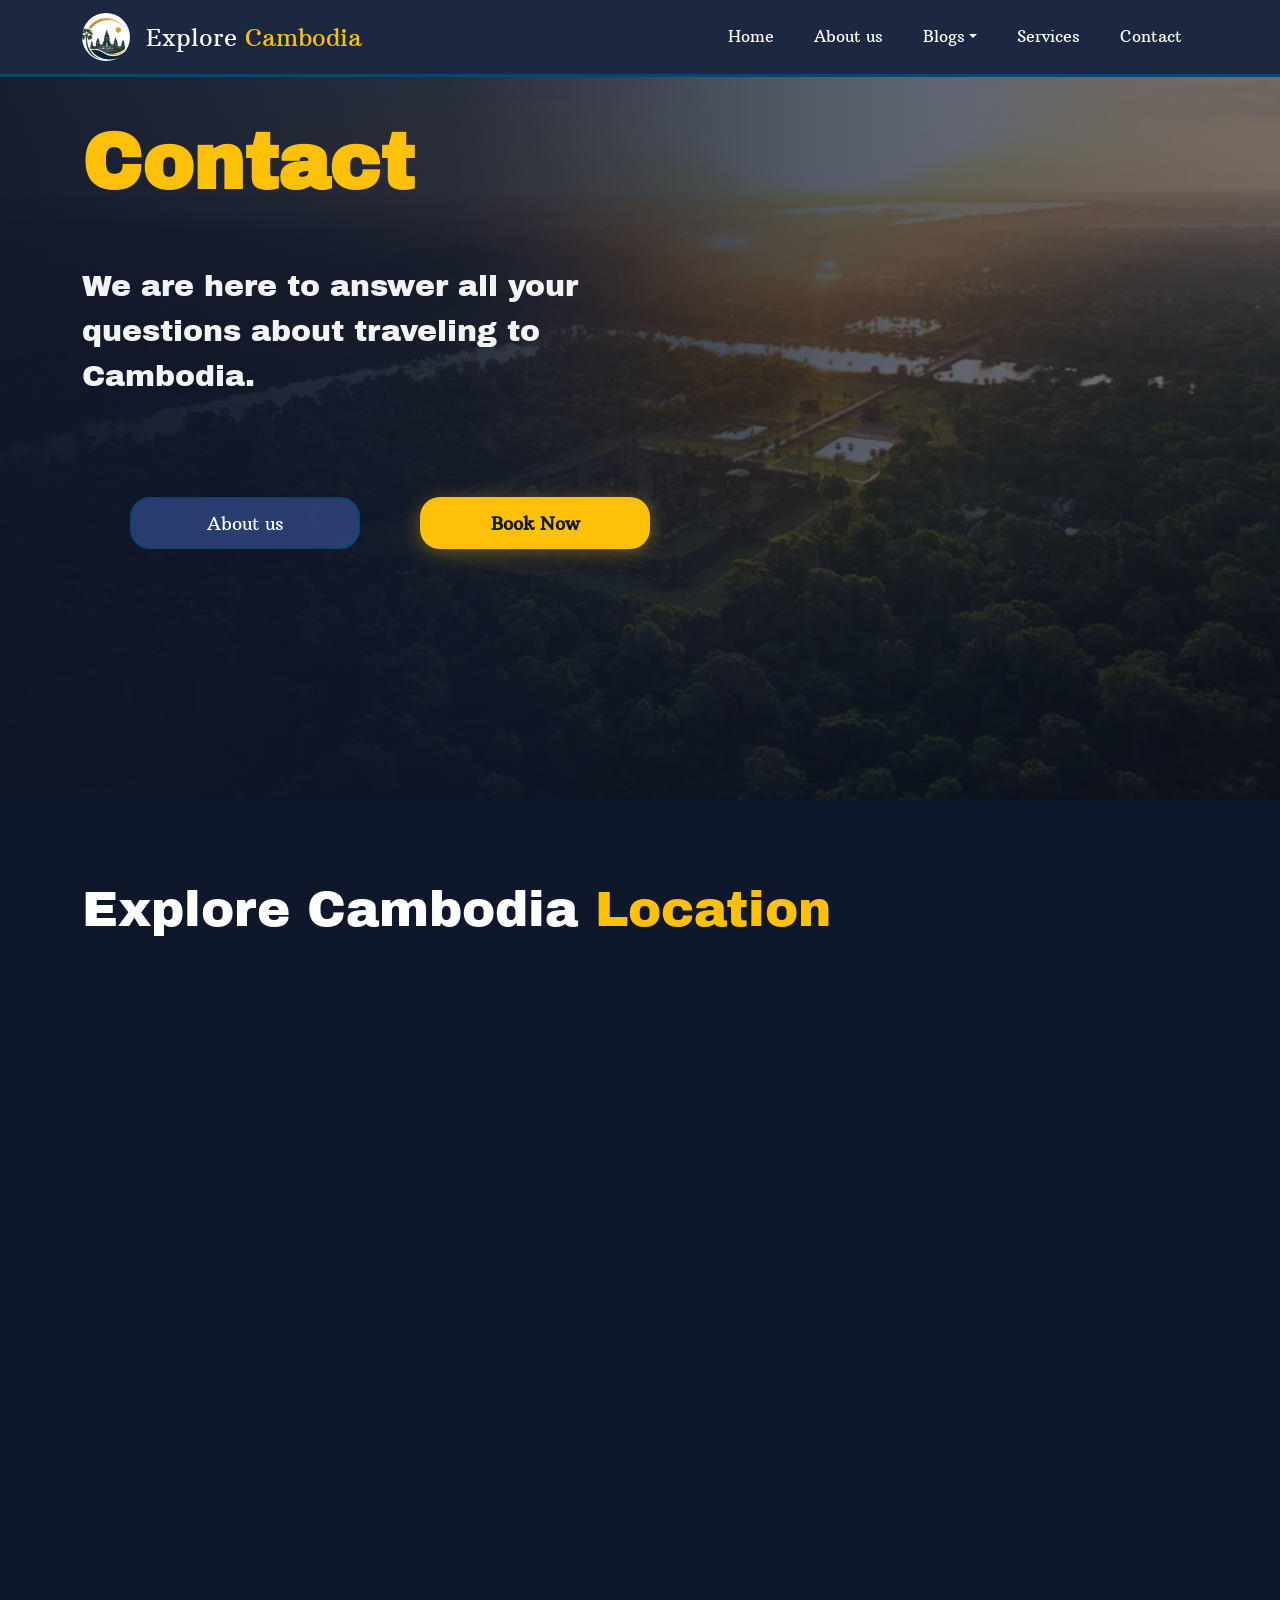
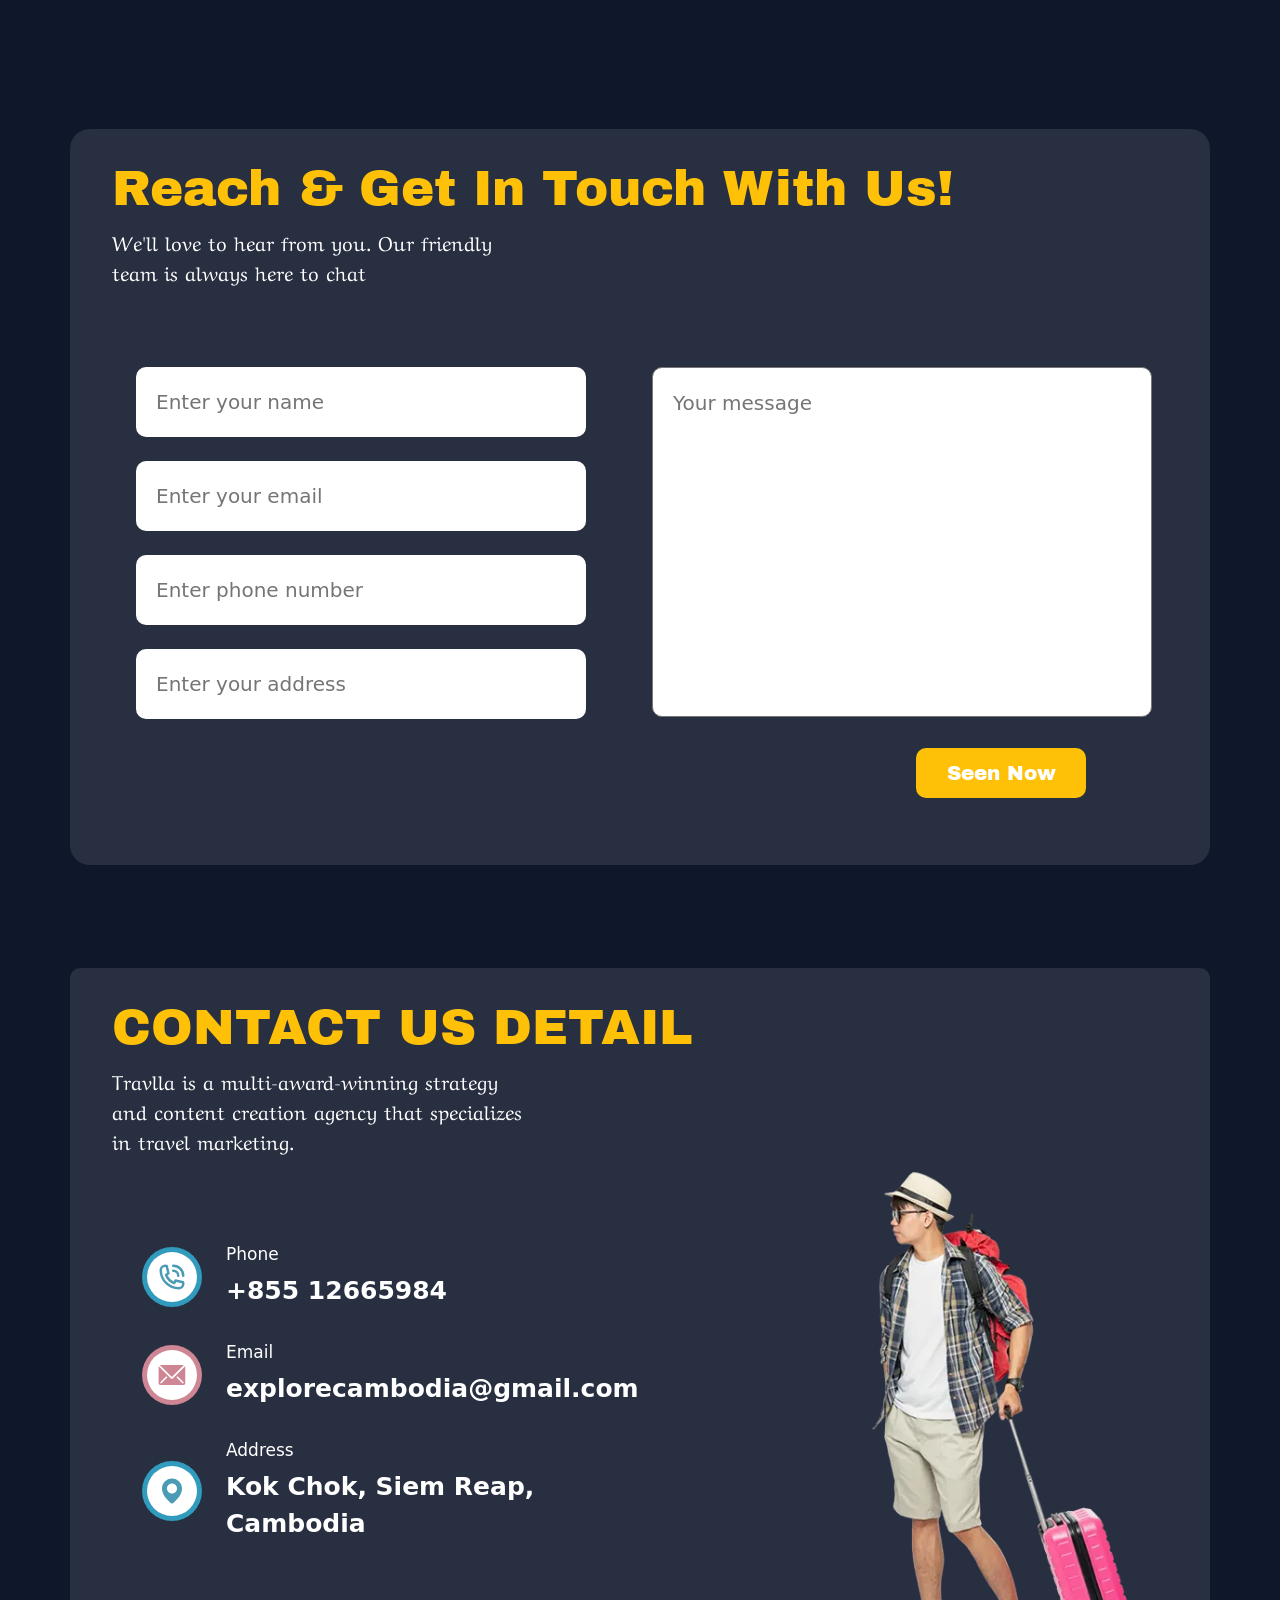
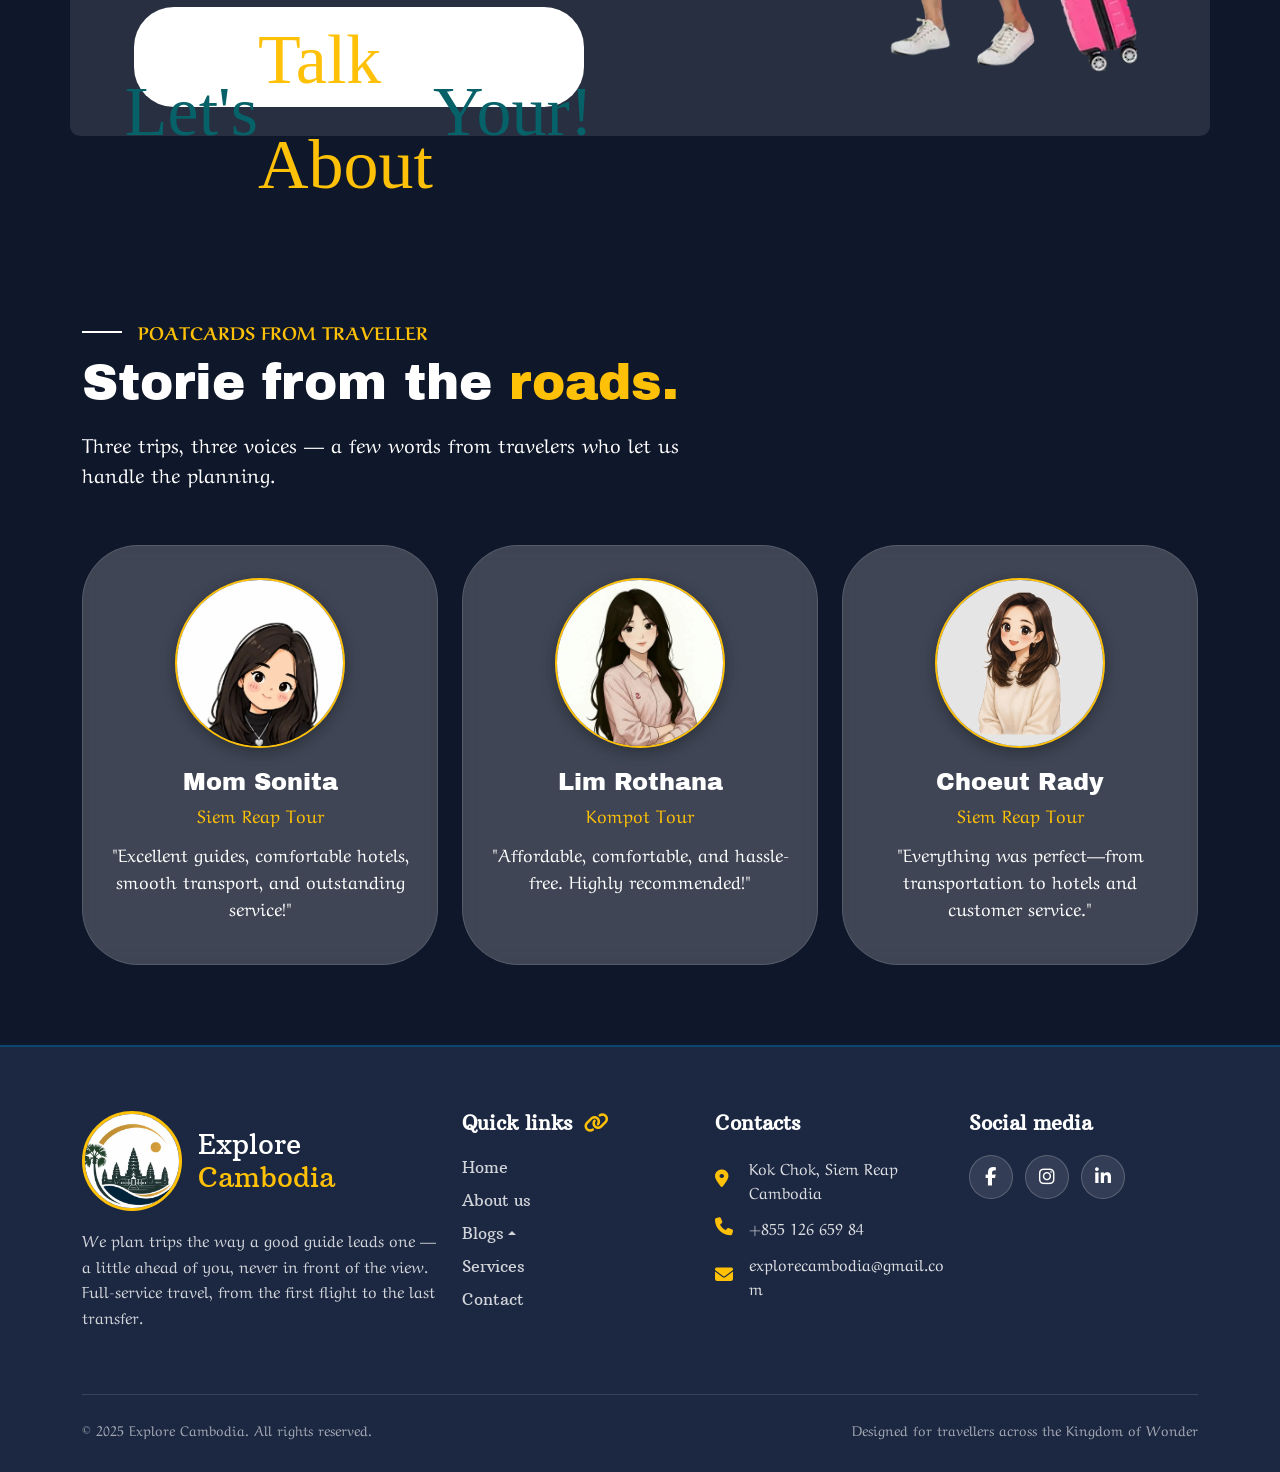
<file: Pages/contact.html>
<!doctype html>
<html lang="en">
  <head>
    <meta charset="UTF-8" />
    <meta name="viewport" content="width=device-width, initial-scale=1.0" />
     <meta property="og:type" content="website" />
    <meta property="og:url" content="https://explorecambodia.vercel.app/" />
    <meta property="og:title" content="Explore Cambodia Website" />
    <meta
      property="og:description"
      content="Welcome to Explore Cambodia Website."
    />
    <meta
      property="og:image"
      content="https://explorecambodia.vercel.app/asset/image/logo/Logo2(1).webp"
    />
    <link rel="icon" type="image/png" href="../asset/image/logo/Logo2(1).webp" />
    <link
      href="https://cdn.jsdelivr.net/npm/bootstrap@5.3.8/dist/css/bootstrap.min.css"
      rel="stylesheet"
    />
    <script src="https://cdn.jsdelivr.net/npm/bootstrap@5.3.3/dist/js/bootstrap.bundle.min.js"></script>
    <link rel="stylesheet" href="../css/style.css" />
    <link rel="preconnect" href="https://fonts.googleapis.com" />
    <link rel="preconnect" href="https://fonts.gstatic.com" crossorigin />
    <link
      href="https://fonts.googleapis.com/css2?family=Arbutus+Slab&family=Archivo+Black&family=Aref+Ruqaa:wght@400;700&family=Just+Another+Hand&display=swap"
      rel="stylesheet"
    />
    <link
      rel="stylesheet"
      href="https://cdnjs.cloudflare.com/ajax/libs/font-awesome/6.7.2/css/all.min.css"
    />
    <link rel="stylesheet" href="../css/service.css" />
    <link rel="stylesheet" href="../css/contact.css" />
    <title>Contact - Explore Cambodia</title>
  </head>
  <body>
    <div id="navbar"></div>
    <div id="contactHero"></div>
    <div class="container">
      <div class="d-block com-location">
        <h2 class="text-white location-title">
          Explore Cambodia <span class="text-warning">Location</span>
        </h2>
        <div class="map">
          <iframe
            src="https://www.google.com/maps/embed?pb=!1m18!1m12!1m3!1d3881.9084669830736!2d103.85699317486144!3d13.355967386995864!2m3!1f0!2f0!3f0!3m2!1i1024!2i768!4f13.1!3m3!1m2!1s0x311017708eb3592d%3A0xa6429e235374818d!2sBIOLAB%20CAF%C3%89!5e0!3m2!1sen!2skh!4v1787886704352!5m2!1sen!2skh"
            width="100%"
            height="600"
            style="border-radius: 20px"
            allowfullscreen=""
            loading="lazy"
            referrerpolicy="strict-origin-when-cross-origin"
          ></iframe>
        </div>
      </div>
    </div>
    <div class="container contact-card">
      <div class="d-block">
        <h2 class="text-warning text-capitalize contact-title">
          reach & get in touch with us!
        </h2>
        <p class="text-white contact-sub-text">
          We'll love to hear from you. Our friendly team is always here to chat
        </p>
        <div class="container contact-info">
          <div class="row">
            <div class="col-6">
                <form
                  action=""
                  class="d-flex gap-4 contact-info-cards align-items-center justify-content-center flex-wrap"
                >
                  <input
                    type="text"
                    placeholder="Enter your name"
                    name="name"
                    class="info-text"
                  />
                  <input
                    type="email"
                    placeholder="Enter your email"
                    name="email"
                    class="info-text"
                  />
                  <input
                    type="tel"
                    pattern="[0-9]{3}-[0-9]{2}-[0-9]{3}"
                    placeholder="Enter phone number"
                    class="info-text"
                  />
                  <input
                    type="text"
                    placeholder="Enter your address"
                    name="address"
                    class="info-text"
                  />
                </form>
              </div>
            <div class="col-6">
              <div class="message ">
                <textarea
                  name="message"
                  id="message"
                  placeholder="Your message"
                  class="message-card"
                 style="resize: none;"
                ></textarea>
              </div>
            </div>
            </div>
          </div>
          <div class="submit d-flex justify-content-end align-items-center ">
               <button type="submit" aria-placeholder="Seen Now" class="submit-btn mt-4">Seen Now</button>
          </div>
        </div>
      </div>
    </div>
    <div class="container contact-detail">
      <div class="d-block">
        <h2 class="text-warning contact-detail-title text-uppercase">contact us detail</h2>
        <p class="text-white contact-detail-sub-text">
          Travlla is a multi-award-winning strategy and content creation agency that specializes in travel marketing.
        </p>
        <div class="container">
          <div class="row">
            <div class="col-6 py-2">
              <div class="d-block m-5">
                <div class="d-flex justify-content-start align-items-center gap-4 contact-information py-3">
                  <div class="contact-info-icons">
                  <div class="round-circle1">
                    <div class="sub-round-circle">
                       <svg xmlns="http://www.w3.org/2000/svg" width="2em" height="2em" viewBox="0 0 24 24" class="contact-icon">
	<path d="M0 0h24v24H0z" fill="none" />
	<path fill="currentColor" d="M13 8a3 3 0 0 1 3 3a1 1 0 0 0 2 0a5 5 0 0 0-5-5a1 1 0 0 0 0 2" />
	<path fill="currentColor" d="M13 4a7 7 0 0 1 7 7a1 1 0 0 0 2 0a9 9 0 0 0-9-9a1 1 0 0 0 0 2m8.75 11.91a1 1 0 0 0-.72-.65l-6-1.37a1 1 0 0 0-.92.26c-.14.13-.15.14-.8 1.38a9.9 9.9 0 0 1-4.87-4.89C9.71 10 9.72 10 9.85 9.85a1 1 0 0 0 .26-.92L8.74 3a1 1 0 0 0-.65-.72a4 4 0 0 0-.72-.18A4 4 0 0 0 6.6 2A4.6 4.6 0 0 0 2 6.6A15.42 15.42 0 0 0 17.4 22a4.6 4.6 0 0 0 4.6-4.6a5 5 0 0 0-.06-.76a4.3 4.3 0 0 0-.19-.73M17.4 20A13.41 13.41 0 0 1 4 6.6A2.61 2.61 0 0 1 6.6 4h.33L8 8.64l-.54.28c-.86.45-1.54.81-1.18 1.59a11.85 11.85 0 0 0 7.18 7.21c.84.34 1.17-.29 1.62-1.16l.29-.55L20 17.07v.33a2.61 2.61 0 0 1-2.6 2.6" />
</svg>
                    </div>
                  </div>
                  </div>
                  <div class="d-block">
                    <h3 class="text-white contact-detail-title-text">Phone</h3>
                   <a href="tel:+85512665984" class="text-white contact-detail-title-sub">+855 12665984</a> 
                  </div>
                </div>
                <div class="d-flex justify-content-start align-items-center gap-4 contact-information py-3">
                  <div class="contact-info-icons">
                  <div class="round-circle2">
                    <div class="sub-round-circle">
                       <svg xmlns="http://www.w3.org/2000/svg" width="2em" height="2em" viewBox="0 0 36 36" class="contact-icon1">
	<path d="M0 0h36v36H0z" fill="none" />
	<path fill="currentColor" d="M32.33 6a2 2 0 0 0-.41 0h-28a2 2 0 0 0-.53.08l14.45 14.39Z" class="clr-i-solid clr-i-solid-path-1" />
	<path fill="currentColor" d="m33.81 7.39l-14.56 14.5a2 2 0 0 1-2.82 0L2 7.5a2 2 0 0 0-.07.5v20a2 2 0 0 0 2 2h28a2 2 0 0 0 2-2V8a2 2 0 0 0-.12-.61M5.3 28H3.91v-1.43l7.27-7.21l1.41 1.41Zm26.61 0h-1.4l-7.29-7.23l1.41-1.41l7.27 7.21Z" class="clr-i-solid clr-i-solid-path-2" />
	<path fill="none" d="M0 0h36v36H0z" />
</svg>

                    </div>
                  </div>
                  </div>
                  <div class="d-block">
                    <h3 class="text-white contact-detail-title-text">Email</h3>
                   <a href="https://mail.google.com/mail/?view=cm&fs=1&to=sonitamom9@gmail.com"
    target="_blank"
    rel="noopener noreferrer" class="text-white contact-detail-title-sub">explorecambodia@gmail.com</a> 
                  </div>
                </div>
                 <div class="d-flex justify-content-start align-items-center gap-4 contact-information py-3">
                  <div class="contact-info-icons">
                  <div class="round-circle1">
                    <div class="sub-round-circle">
                      <svg xmlns="http://www.w3.org/2000/svg" width="2em" height="2em" viewBox="0 0 24 24" class="contact-icon">
	<path d="M0 0h24v24H0z" fill="none" />
	<path fill="currentColor" d="M12 2c-4.41 0-8 3.59-8 8c-.03 6.44 7.12 11.6 7.42 11.82c.17.12.38.19.58.19s.41-.06.58-.19c.3-.22 7.45-5.37 7.42-11.82c0-4.41-3.59-8-8-8m0 12c-2.21 0-4-1.79-4-4s1.79-4 4-4s4 1.79 4 4s-1.79 4-4 4" />
</svg>
                    </div>
                  </div>
                  </div>
                  <div class="d-block">
                    <h3 class="text-white contact-detail-title-text">Address</h3>
                   <a href="https://maps.app.goo.gl/M9svnR6Pp8djcpo79" target="_blank" rel="noopener noreferrer" class="text-white contact-detail-title-sub">Kok Chok, Siem Reap, Cambodia</a> 
                  </div>
                </div>
                </div>
             <div class="contact-detail-card-text">
              <p class="talk-w-us text-capitalize">
                let's <span class="text-warning">talk about</span> your!
              </p>
             </div>
            </div>
            <div class="col-6">
              <div class="traveller-image d-flex justify-content-end align-items-end pe-5">
                <img src="../asset/image/contact/character.webp" alt="Traveller" class="traveller">
              </div>
              
            </div>
          </div>
        </div>
      </div>
    </div>
    <div id="review"></div>
    <div id="footer"></div>
  </body>
  <script src="../js/include.js"></script>
  <script type="module" src="../js/contact.js"></script>
</html>
</file>
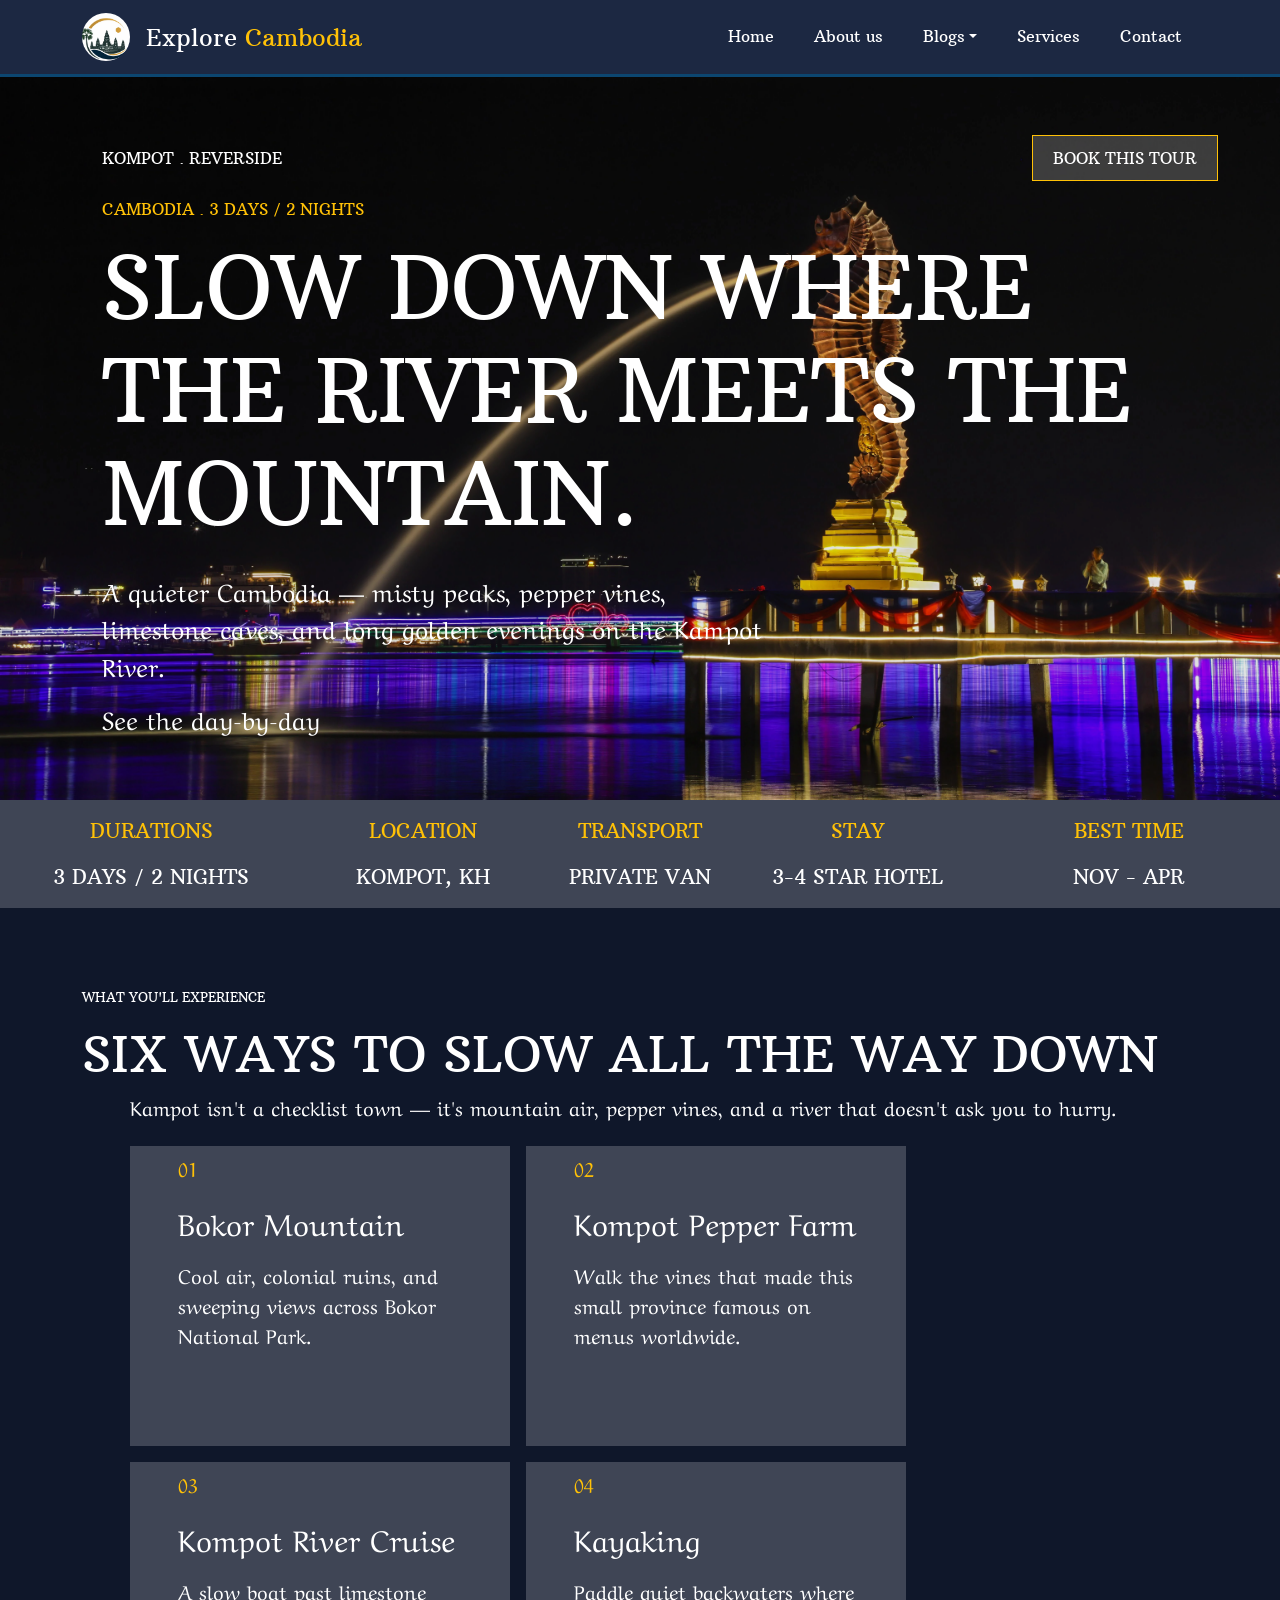
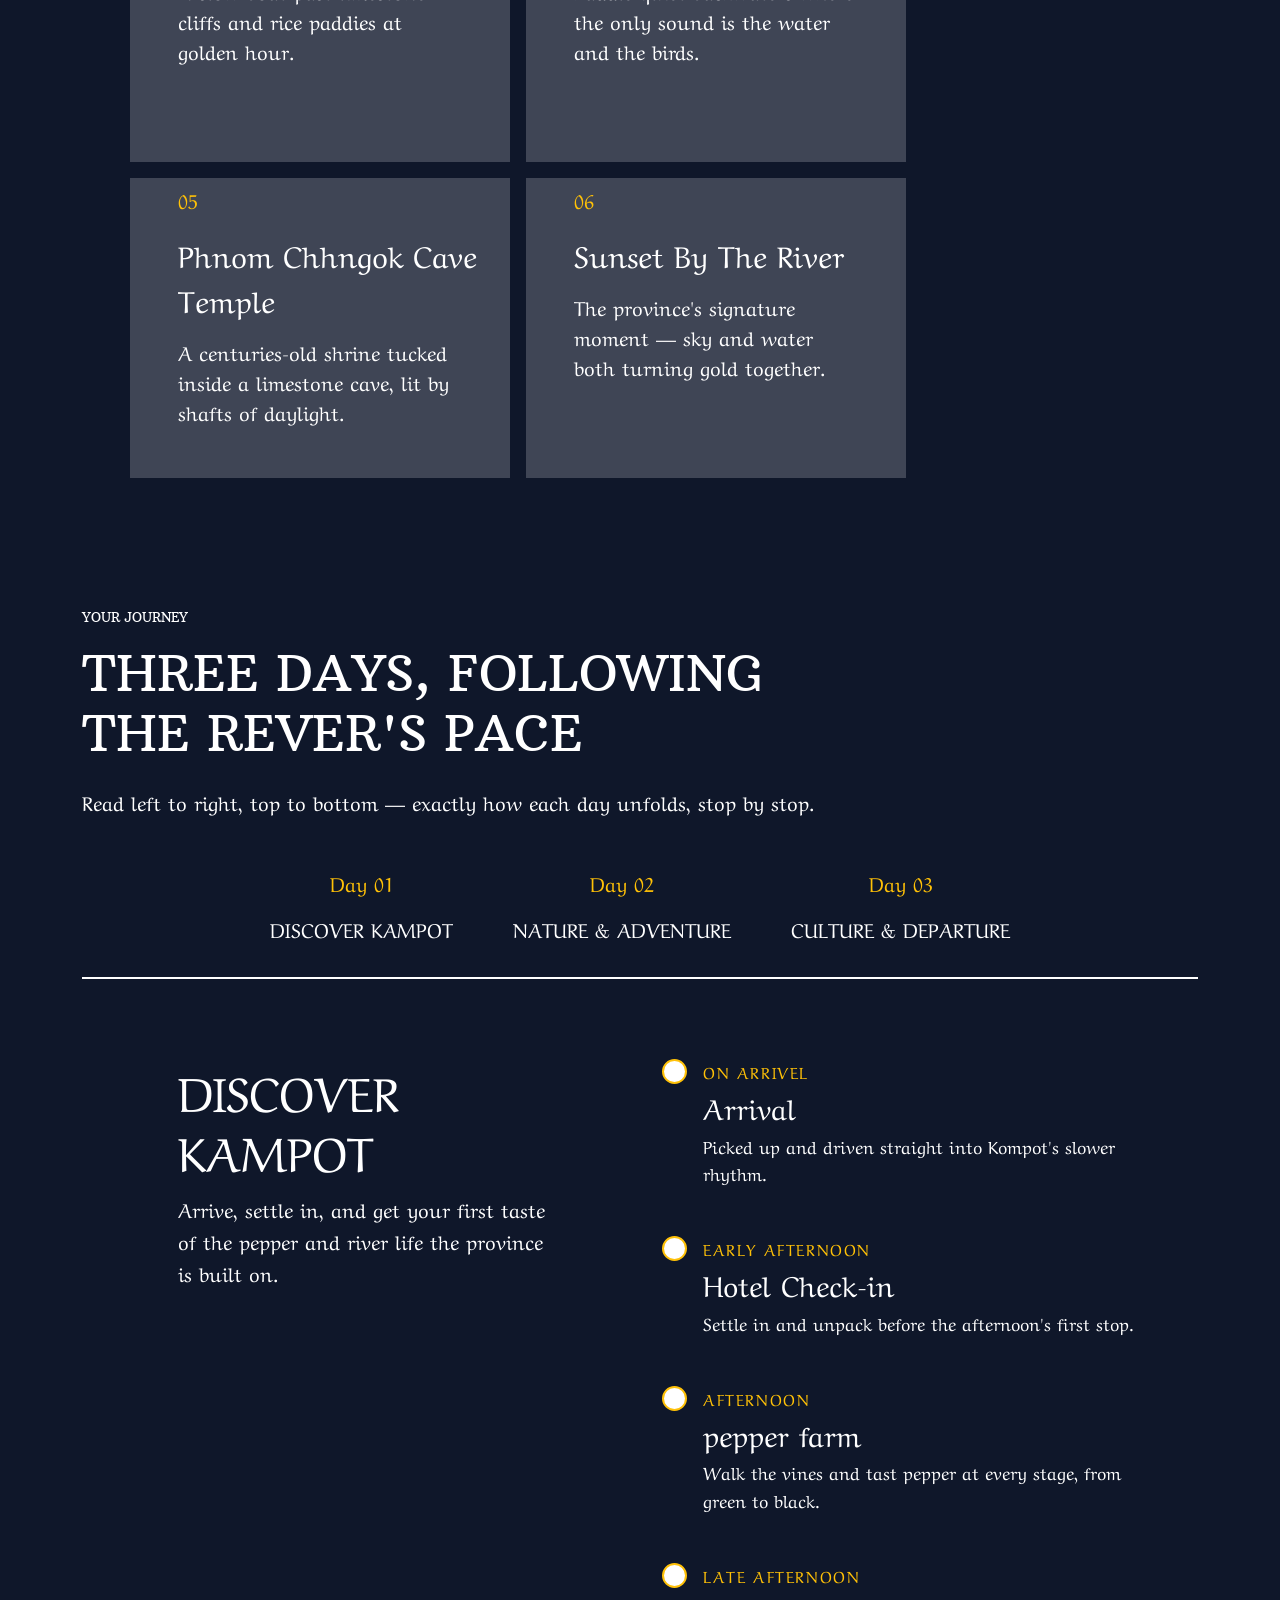
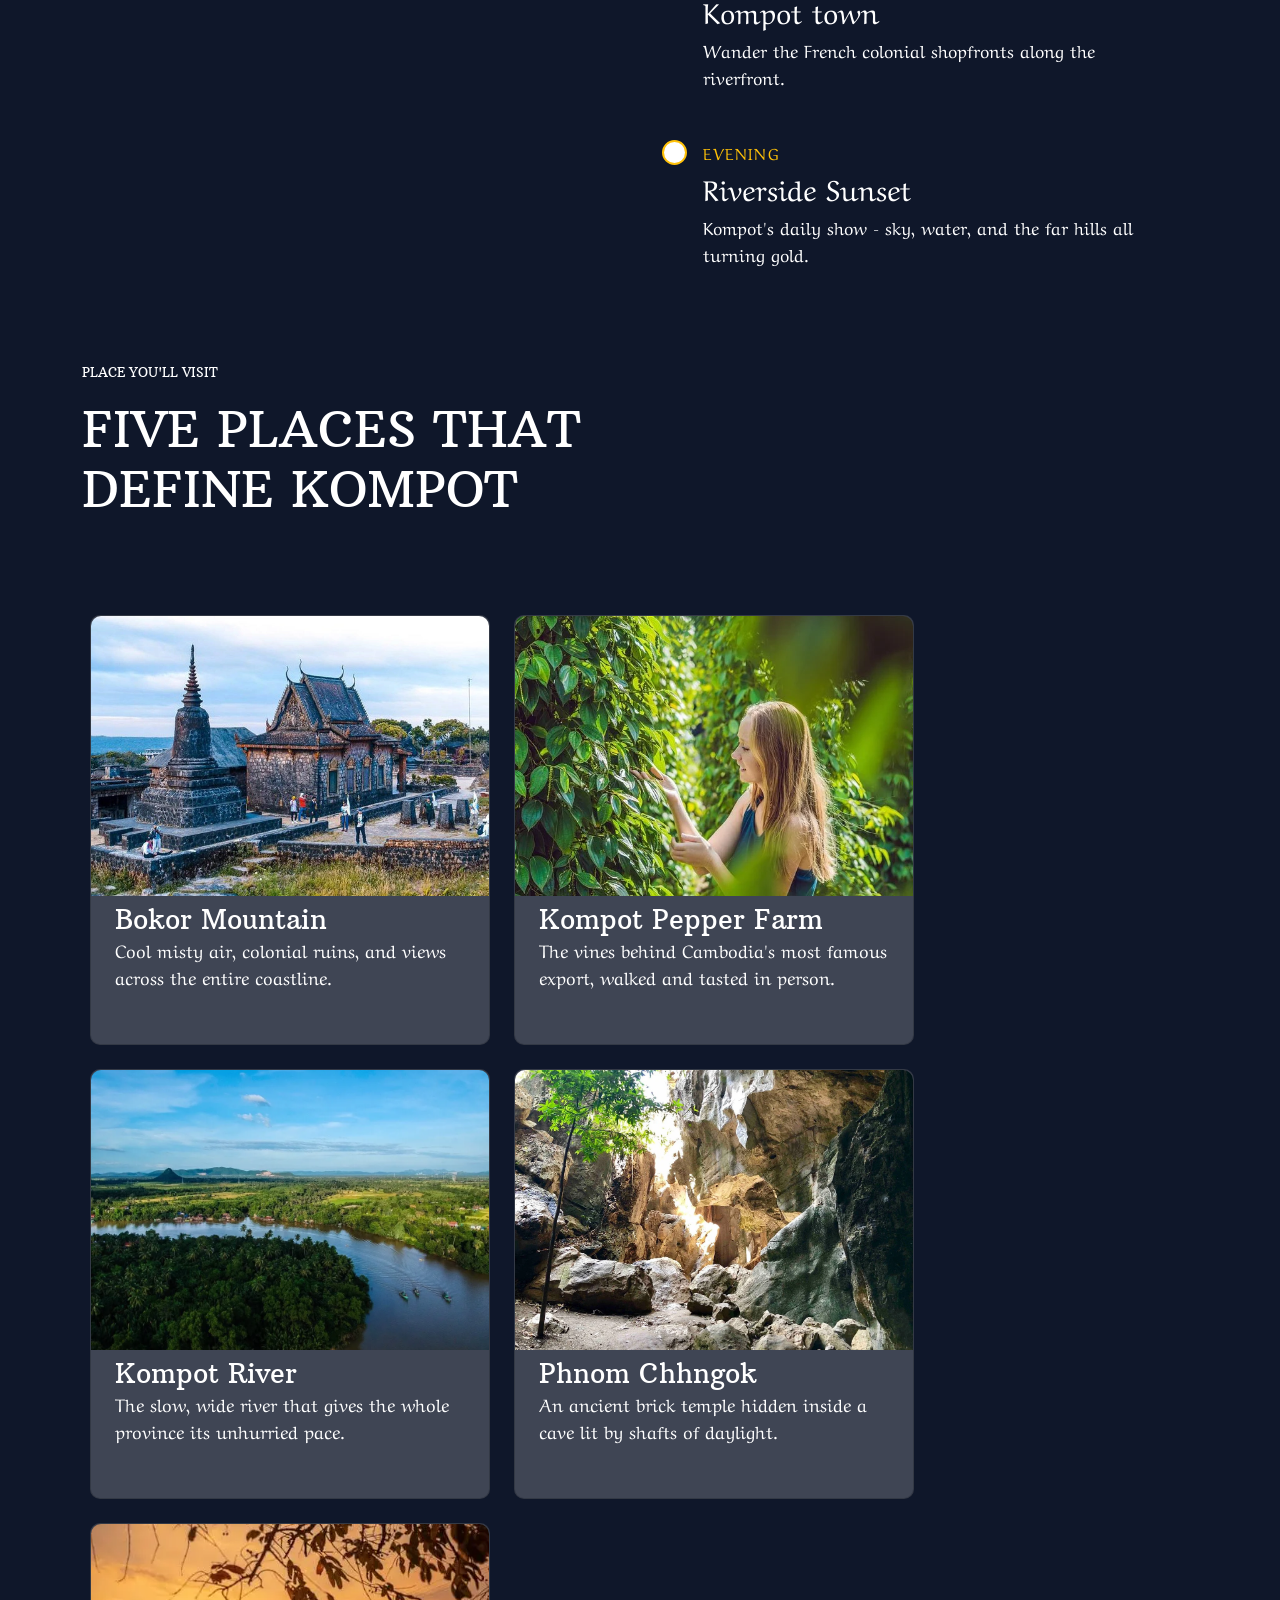
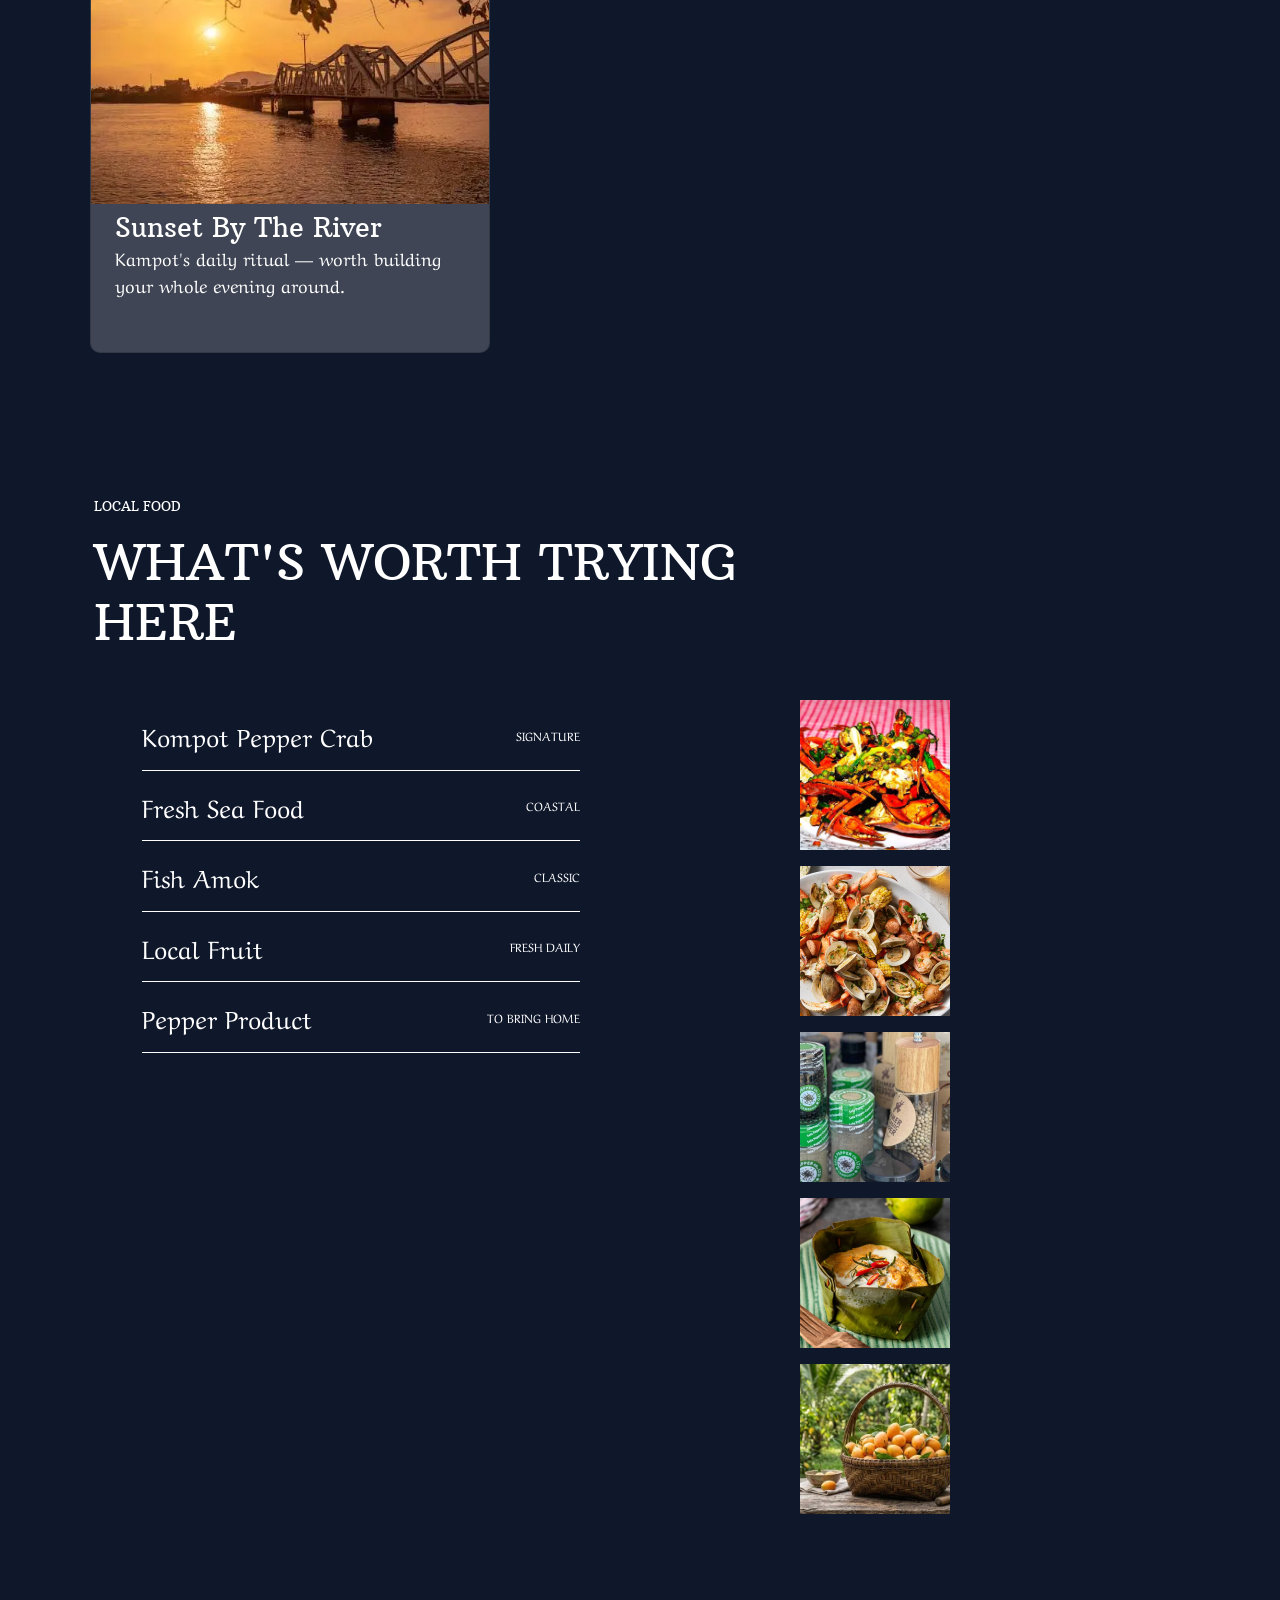
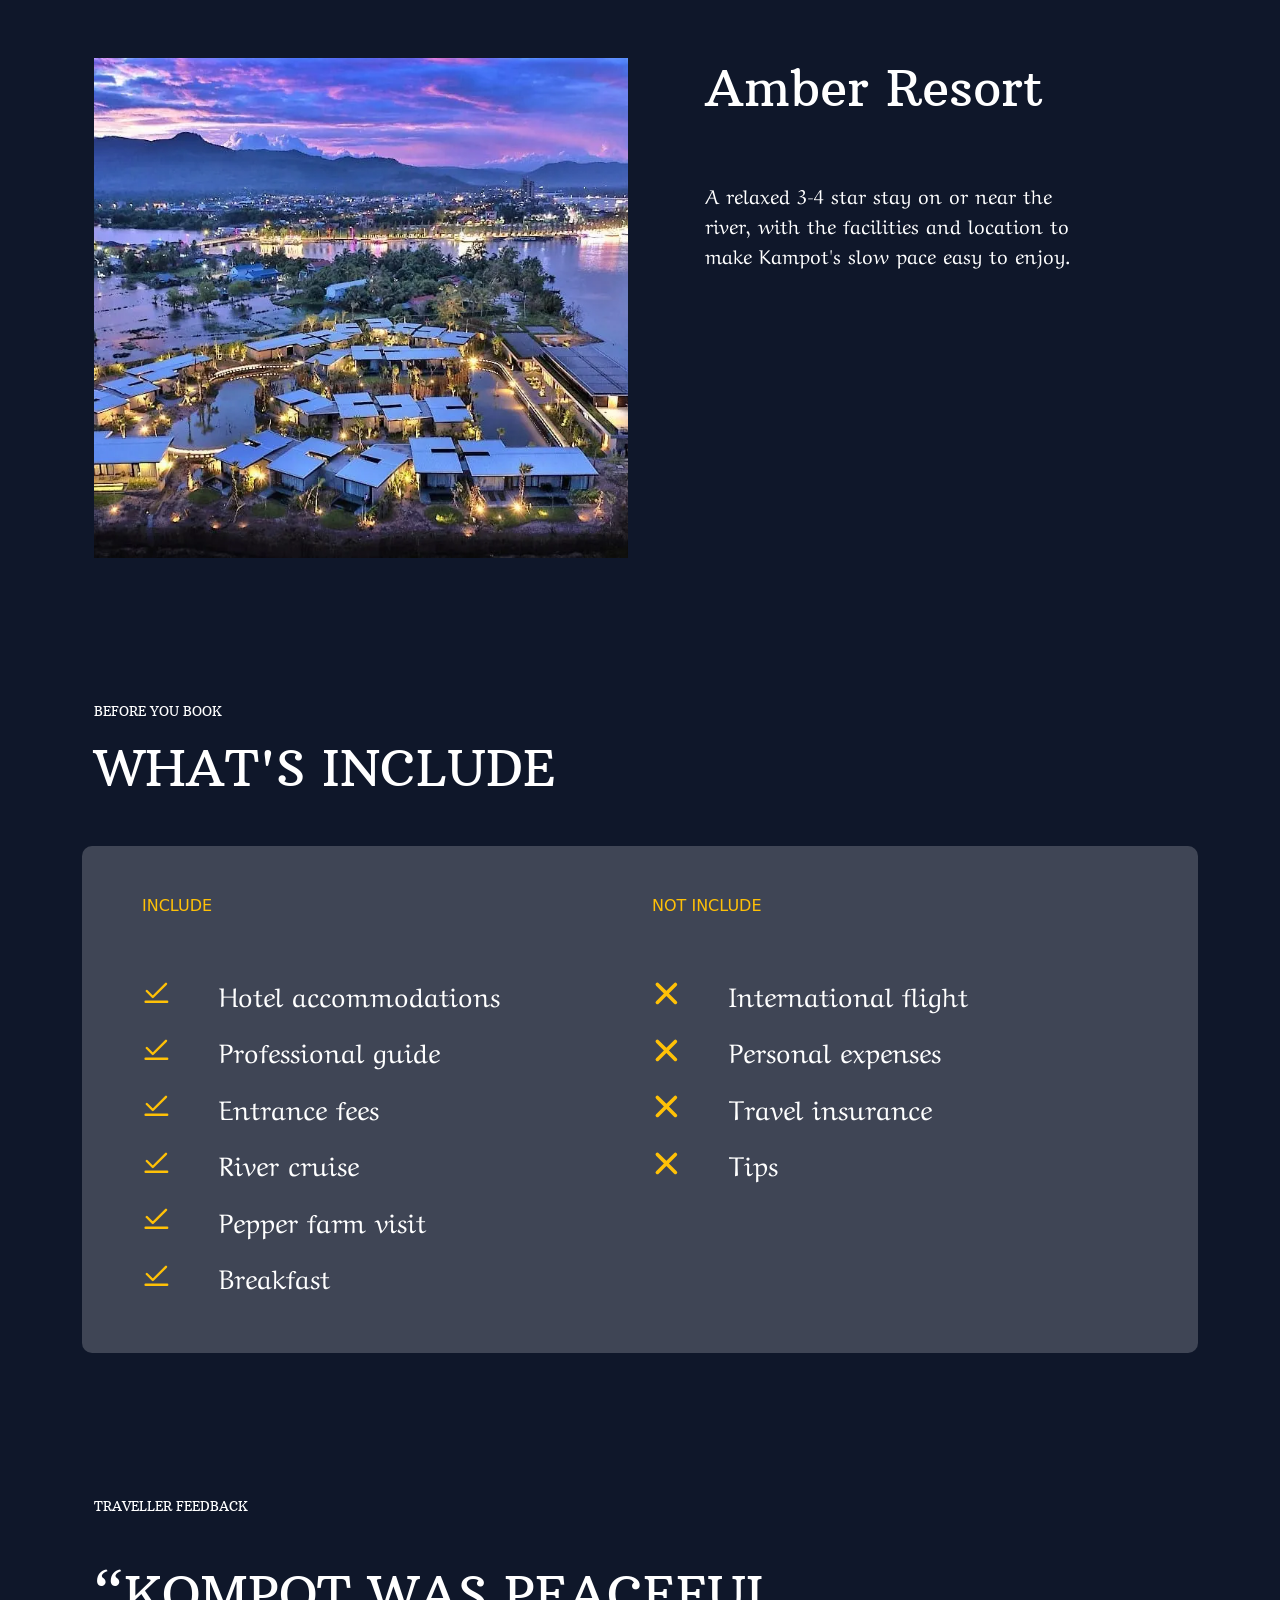
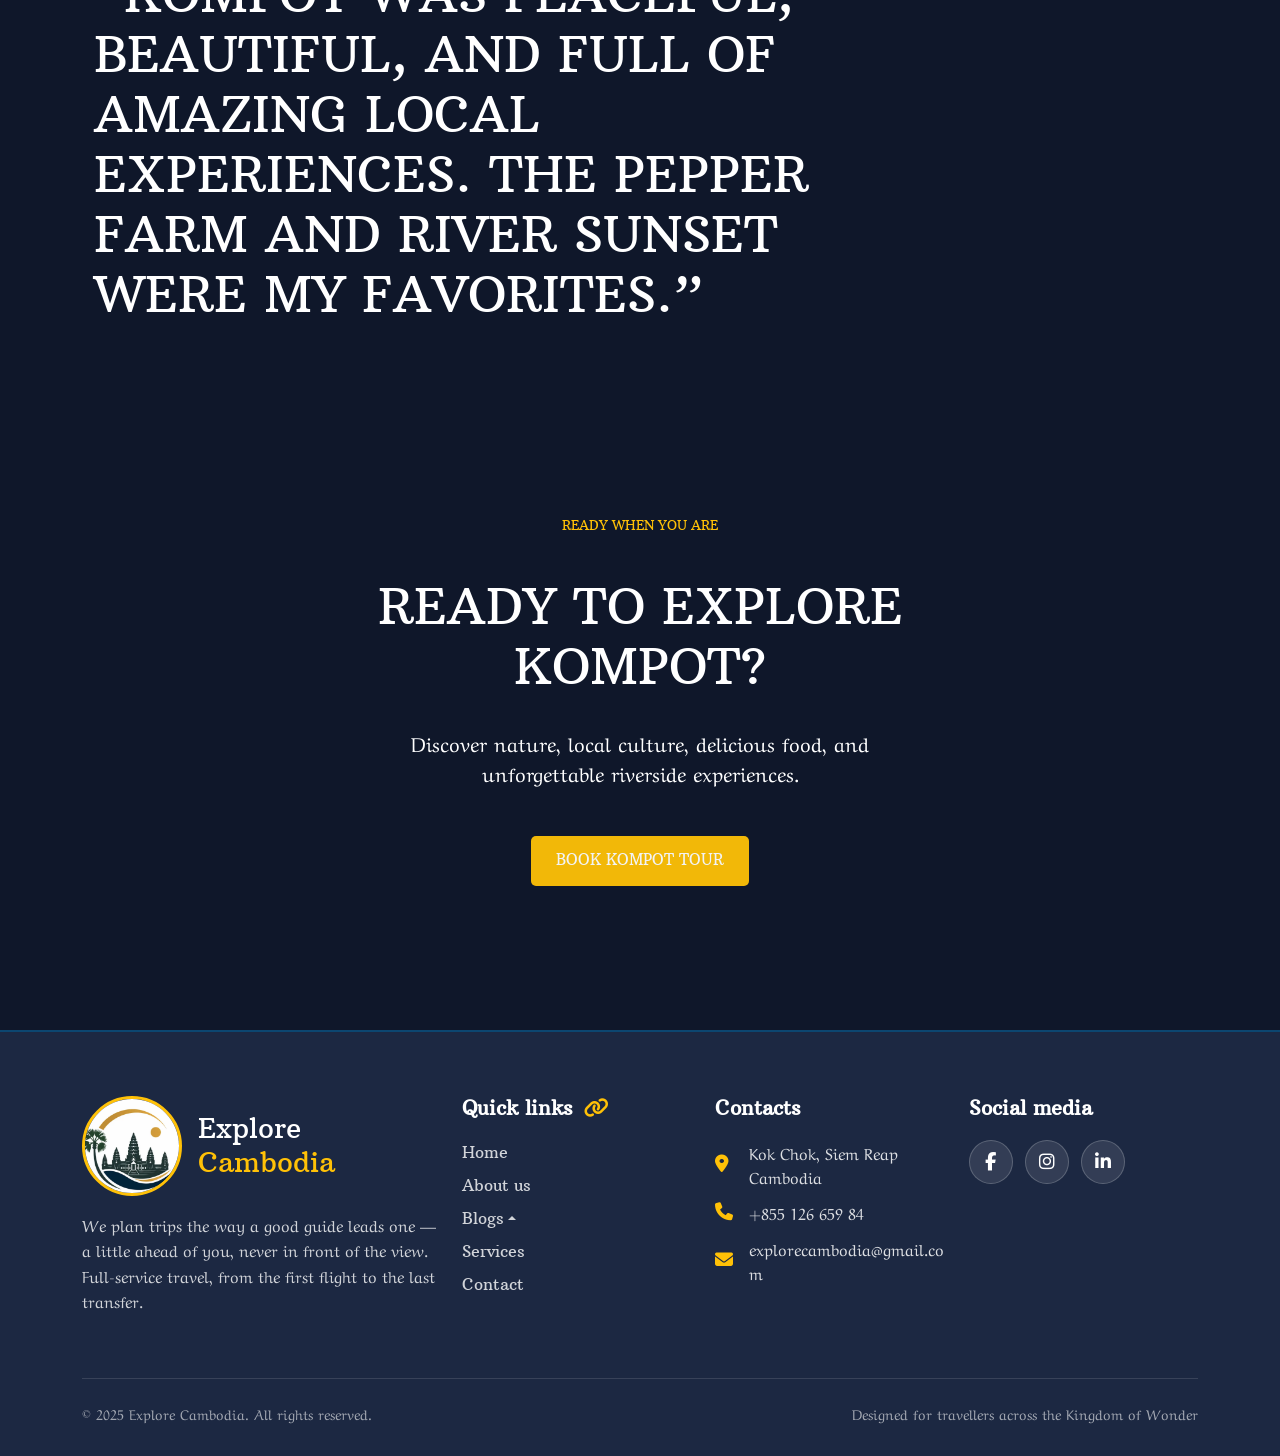
<file: Pages/kompot.html>
<!doctype html>
<html lang="en">
  <head>
    <meta charset="UTF-8" />
    <meta name="viewport" content="width=device-width, initial-scale=1.0" />
     <meta property="og:type" content="website" />
    <meta property="og:url" content="https://explorecambodia.vercel.app/" />
    <meta property="og:title" content="Explore Cambodia Website" />
    <meta
      property="og:description"
      content="Welcome to Explore Cambodia Website."
    />
    <meta
      property="og:image"
      content="https://explorecambodia.vercel.app/asset/image/logo/Logo2(1).webp"
    />
    <link rel="icon" type="image/png" href="../asset/image/logo/Logo2(1).webp" />
    <link
      href="https://cdn.jsdelivr.net/npm/bootstrap@5.3.8/dist/css/bootstrap.min.css"
      rel="stylesheet"
    />
    <script src="https://cdn.jsdelivr.net/npm/bootstrap@5.3.3/dist/js/bootstrap.bundle.min.js"></script>
    <link rel="stylesheet" href="../css/style.css" />
    <link rel="preconnect" href="https://fonts.googleapis.com" />
    <link rel="preconnect" href="https://fonts.gstatic.com" crossorigin />
    <link
      href="https://fonts.googleapis.com/css2?family=Arbutus+Slab&family=Archivo+Black&family=Aref+Ruqaa:wght@400;700&family=Just+Another+Hand&display=swap"
      rel="stylesheet"
    />
    <link
      rel="stylesheet"
      href="https://cdnjs.cloudflare.com/ajax/libs/font-awesome/6.7.2/css/all.min.css"
    />
    <link rel="stylesheet" href="../css/blogs.css" />
    <title>Kompot Tour - Explore Cambodia</title>
  </head>
  <body>
    <div id="navbar"></div>
    <div id="blogHero"></div>
    <div id="footer"></div>

    <script src="../js/include.js"></script>
    <script type="module" src="../js/kompot.js"></script>
    <script src="../js/Blog_day.js"></script>
  </body>
</html>
</file>
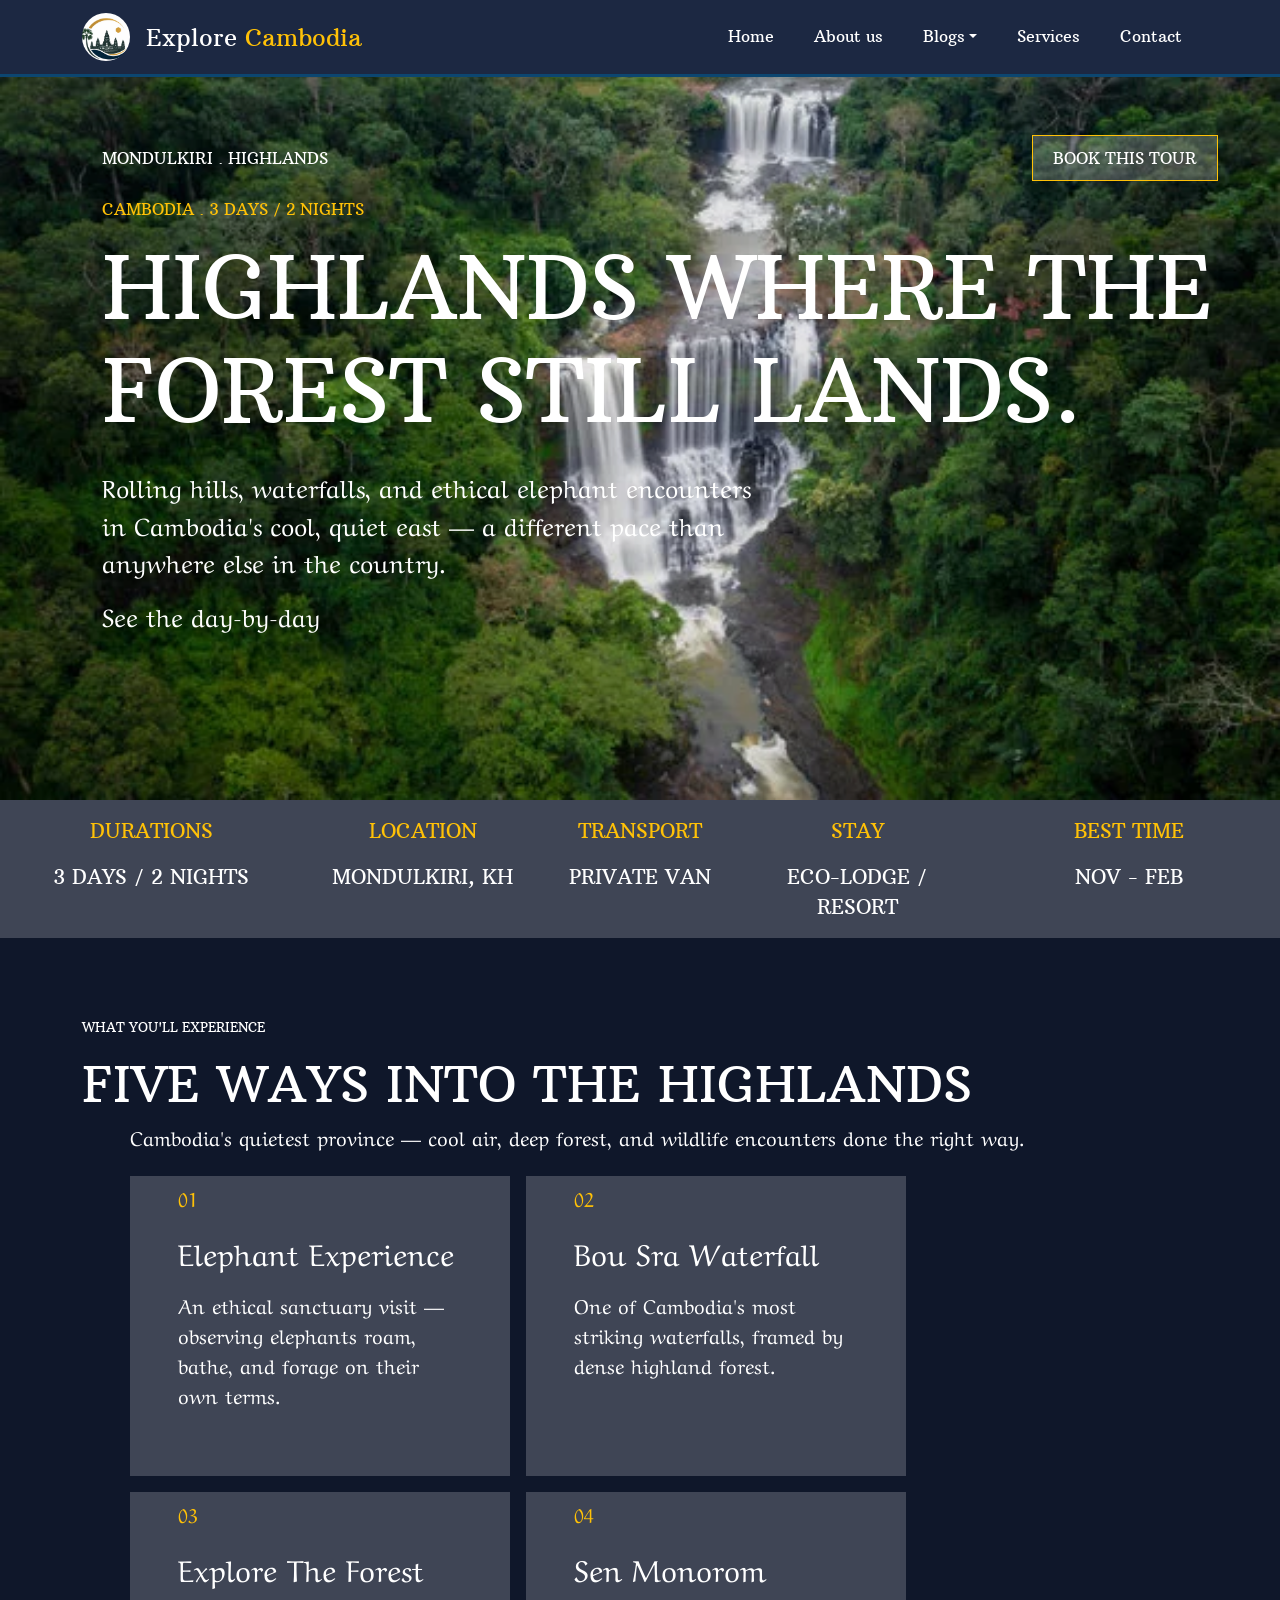
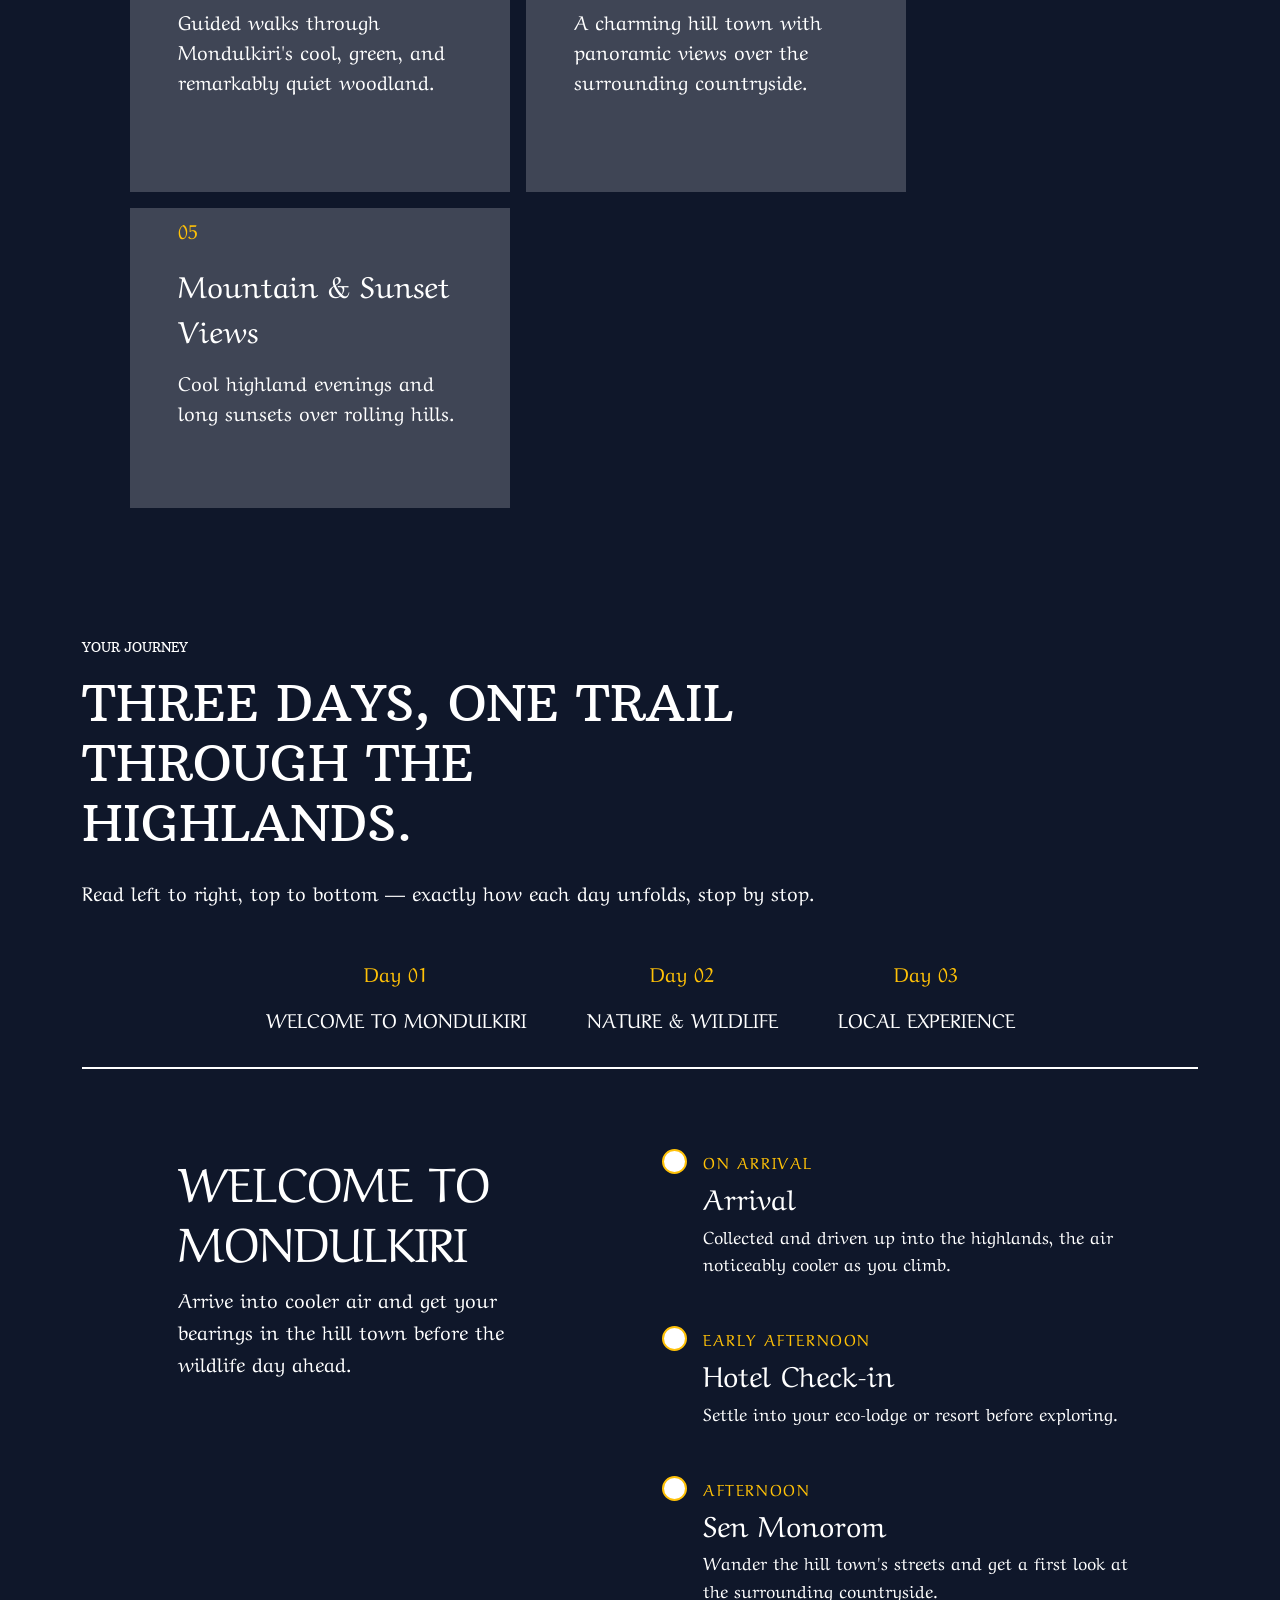
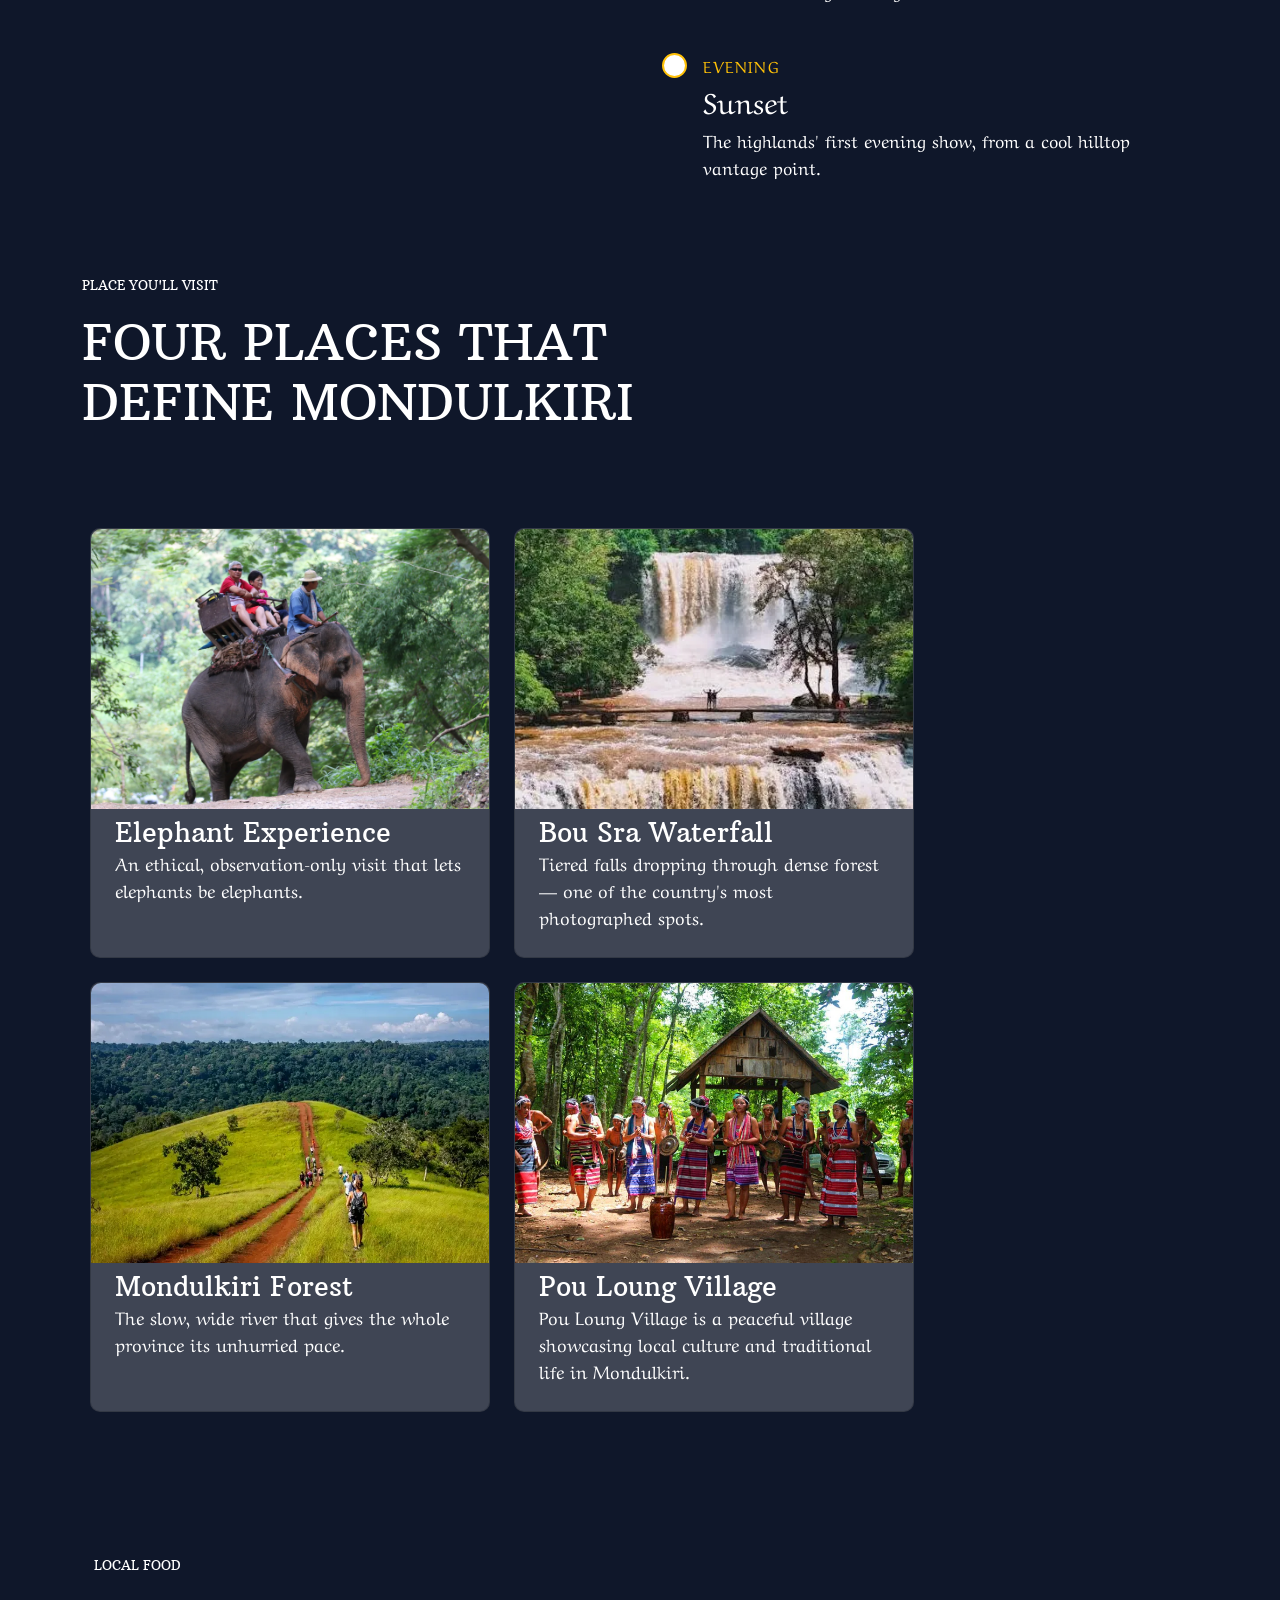
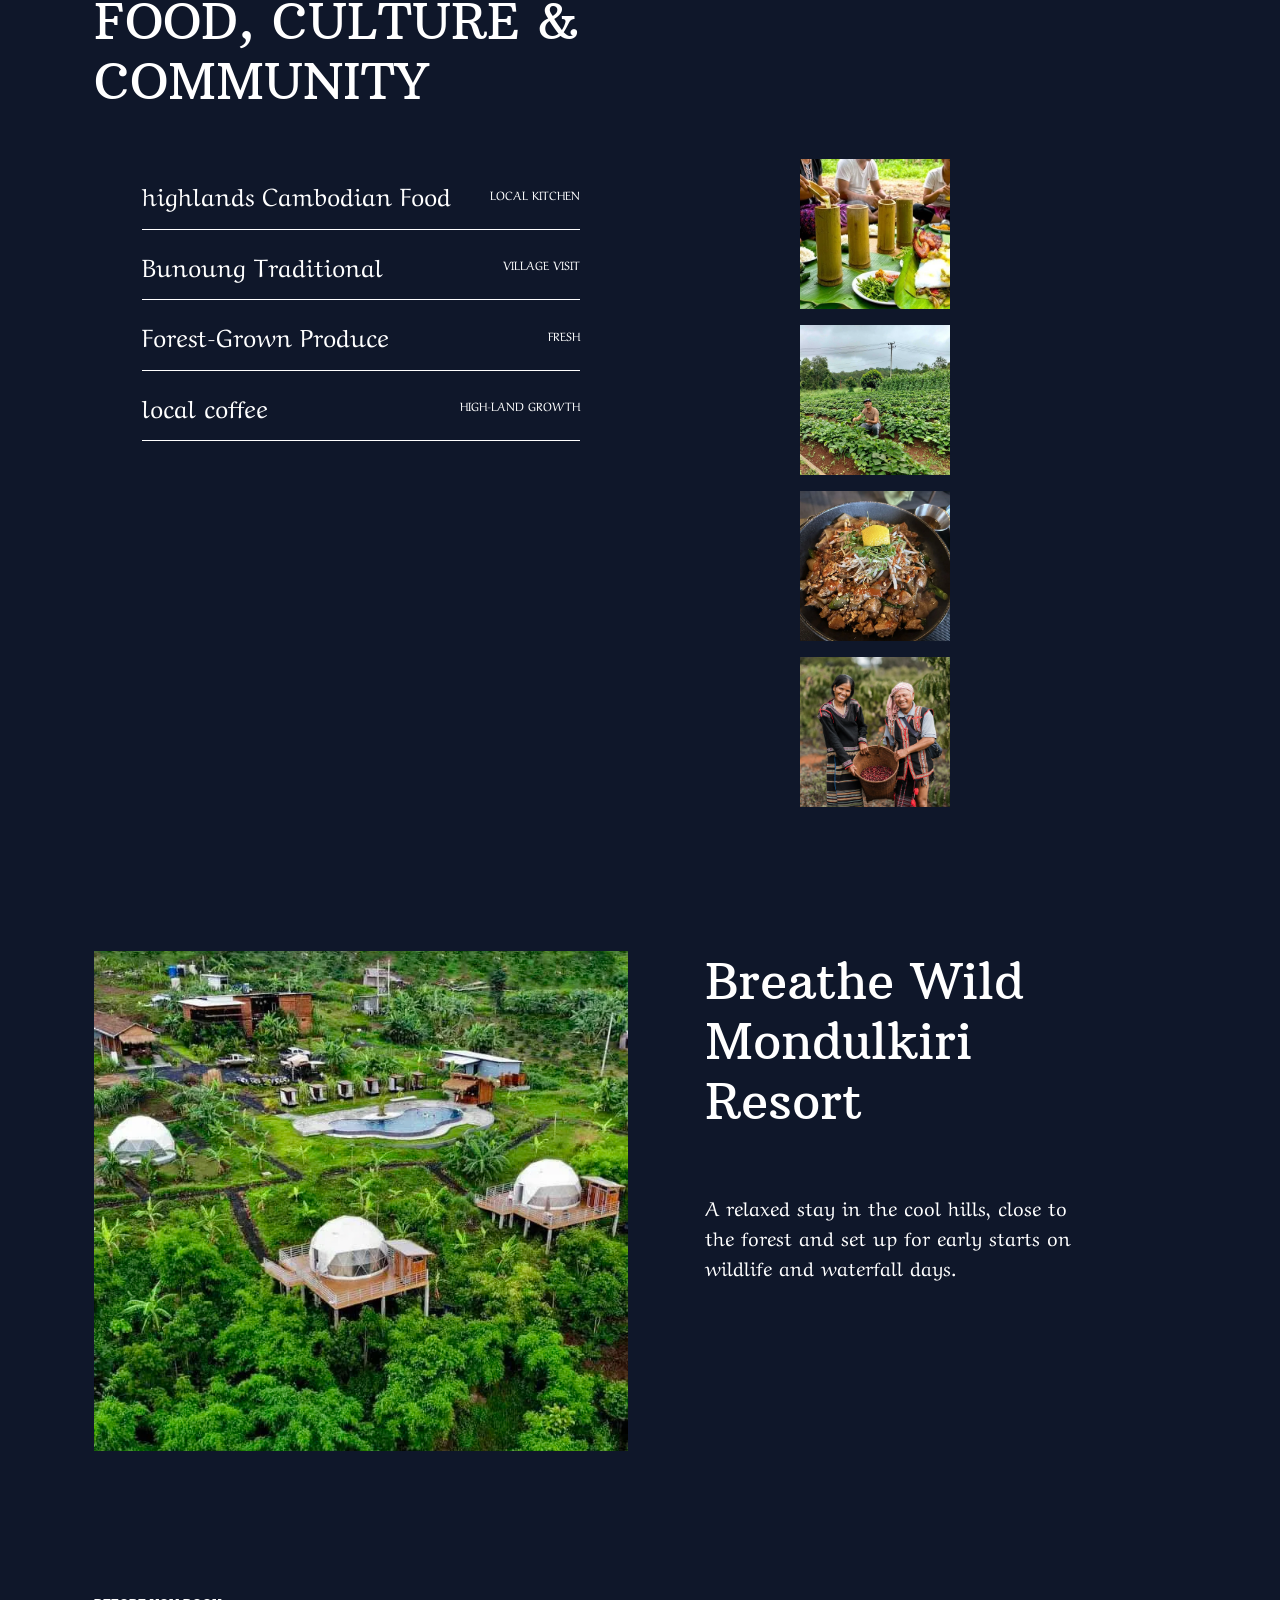
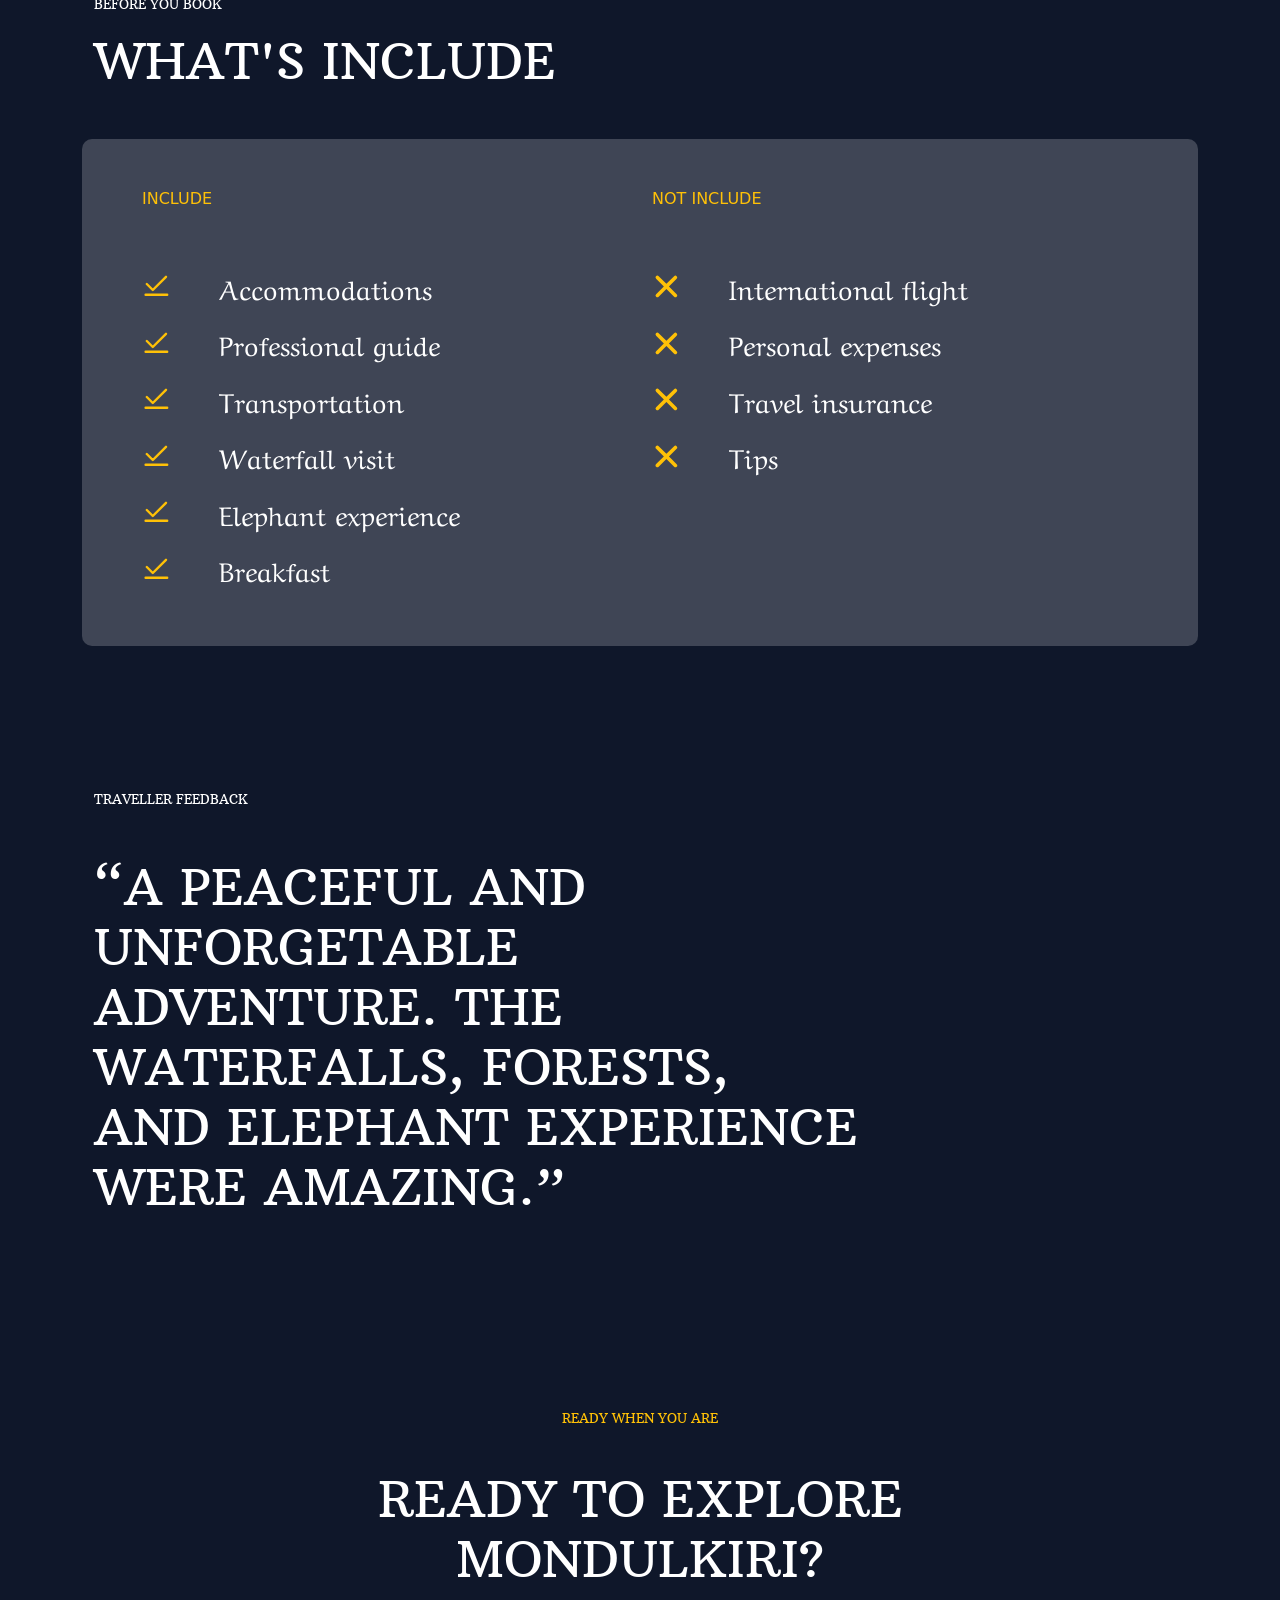
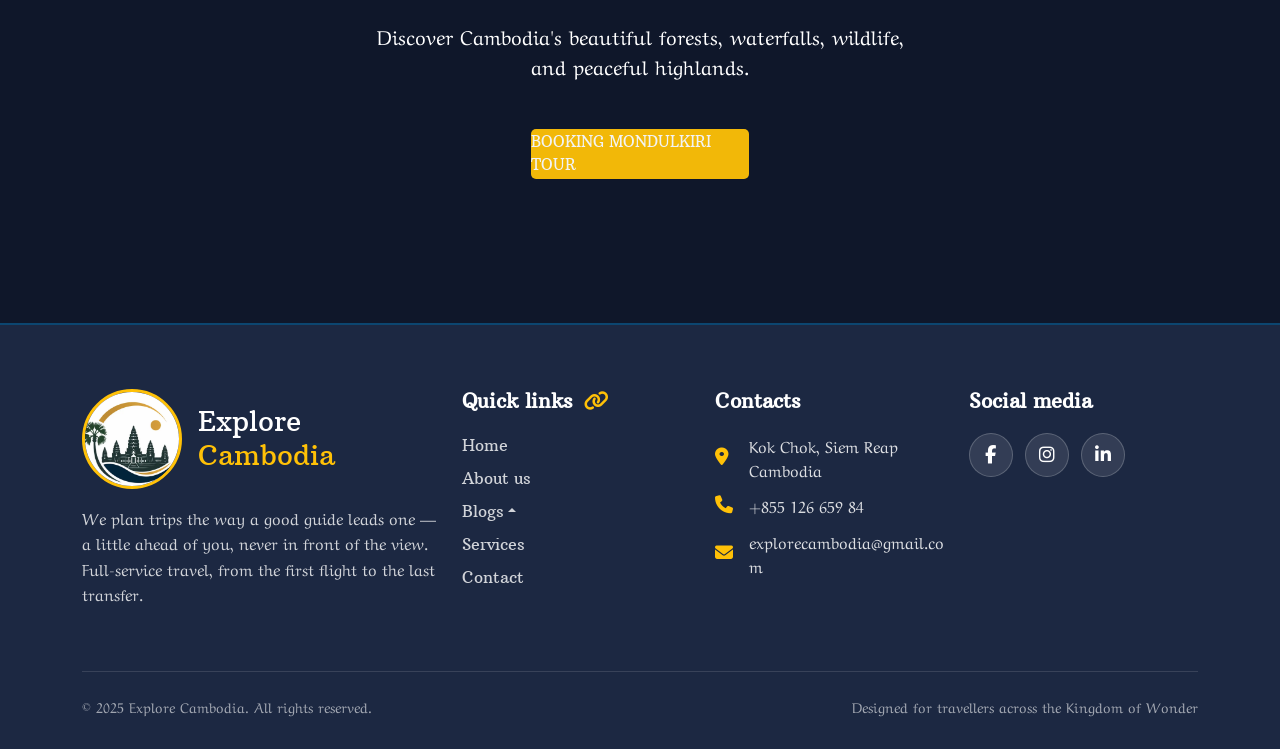
<file: Pages/mondulkiri.html>
<!doctype html>
<html lang="en">
  <head>
    <meta charset="UTF-8" />
    <meta name="viewport" content="width=device-width, initial-scale=1.0" />
     <meta property="og:type" content="website" />
    <meta property="og:url" content="https://explorecambodia.vercel.app/" />
    <meta property="og:title" content="Explore Cambodia Website" />
    <meta
      property="og:description"
      content="Welcome to Explore Cambodia Website."
    />
    <meta
      property="og:image"
      content="https://explorecambodia.vercel.app/asset/image/logo/Logo2(1).webp"
    />
    <link rel="icon" type="image/png" href="../asset/image/logo/Logo2(1).webp" />
    <link
      href="https://cdn.jsdelivr.net/npm/bootstrap@5.3.8/dist/css/bootstrap.min.css"
      rel="stylesheet"
    />
    <script src="https://cdn.jsdelivr.net/npm/bootstrap@5.3.3/dist/js/bootstrap.bundle.min.js"></script>
    <link rel="stylesheet" href="../css/style.css" />
    <link rel="preconnect" href="https://fonts.googleapis.com" />
    <link rel="preconnect" href="https://fonts.gstatic.com" crossorigin />
    <link
      href="https://fonts.googleapis.com/css2?family=Arbutus+Slab&family=Archivo+Black&family=Aref+Ruqaa:wght@400;700&family=Just+Another+Hand&display=swap"
      rel="stylesheet"
    />
    <link
      rel="stylesheet"
      href="https://cdnjs.cloudflare.com/ajax/libs/font-awesome/6.7.2/css/all.min.css"
    />
    <link rel="stylesheet" href="../css/blogs.css" />
    <title>Mondulkir Tour - Explore Cambodia</title>
  </head>
  <body>
    <div id="navbar"></div>
    <div id="blogHero"></div>
    <div id="footer"></div>
    <script src="../js/include.js"></script>
    <script src="../js/Blog_day.js"></script>
    <script src="../js/mondulkiri.js" type="module"></script>
  </body>
</html>
</file>
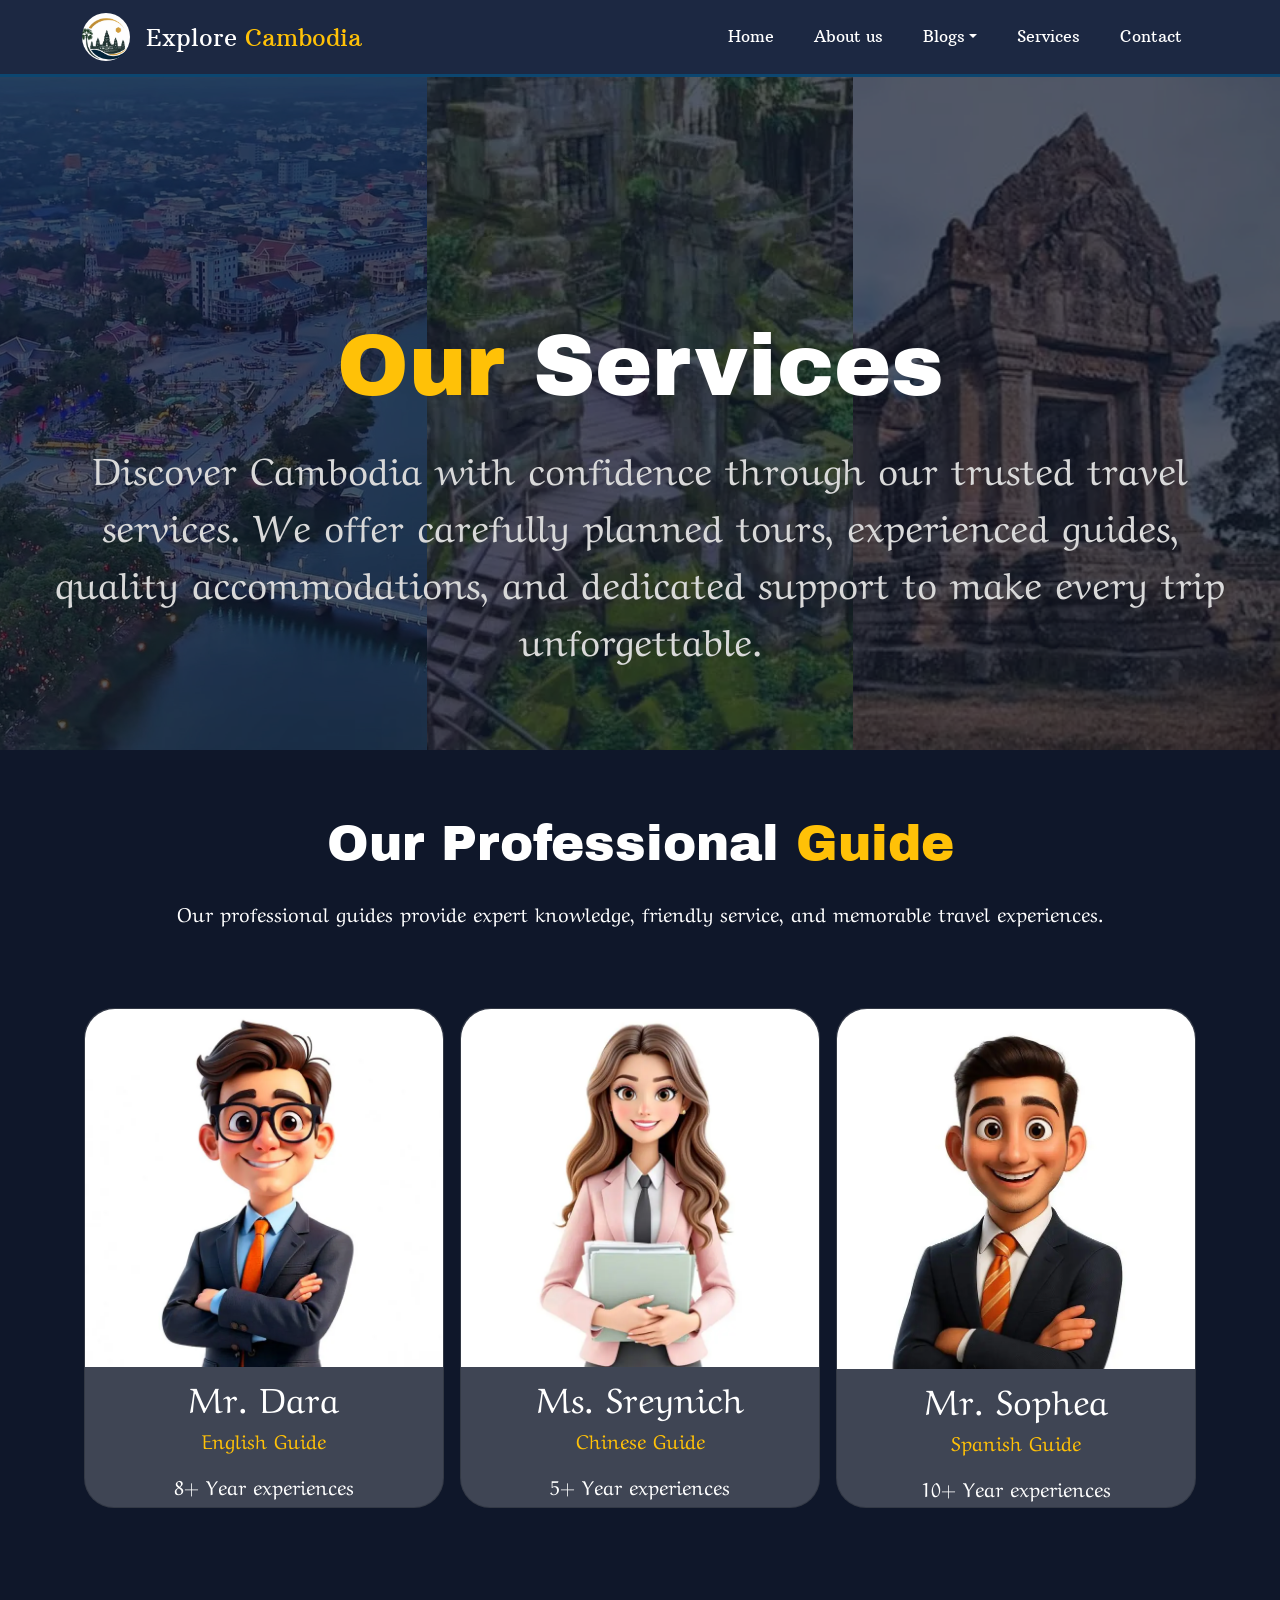
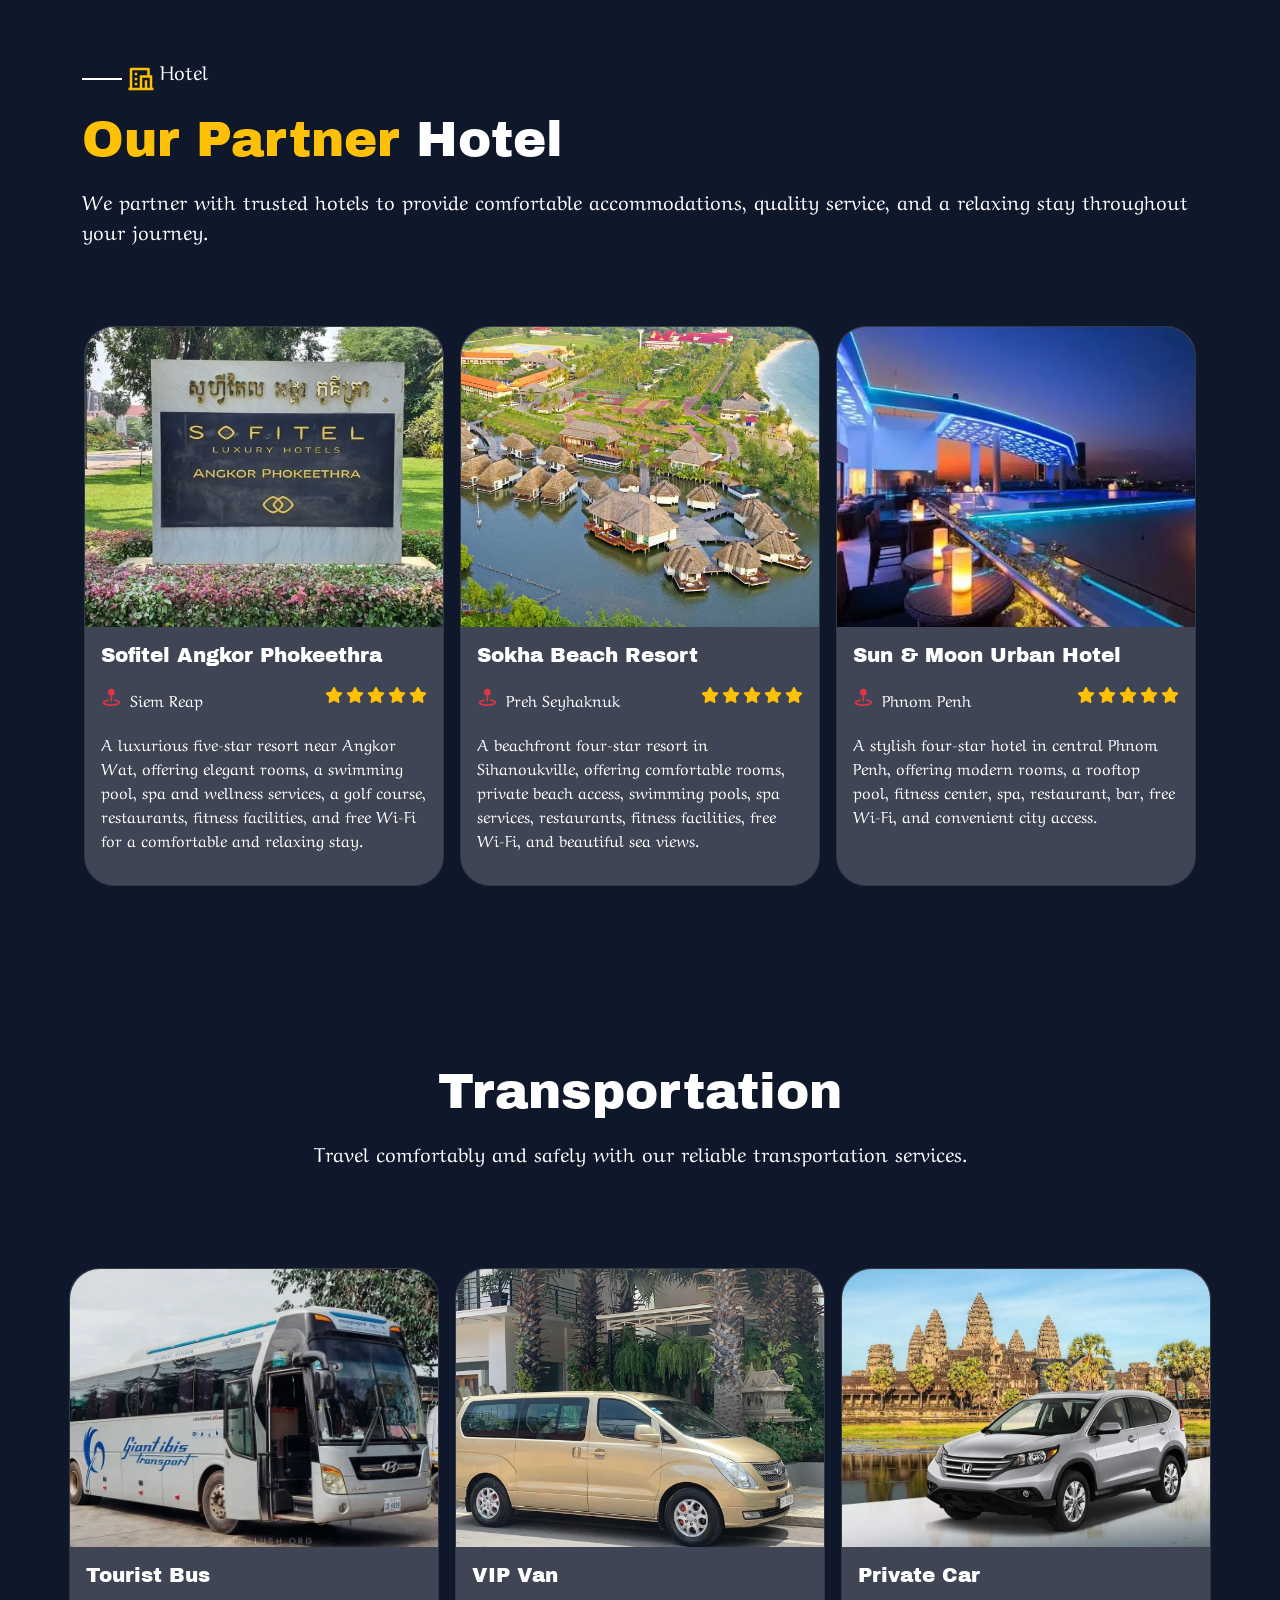
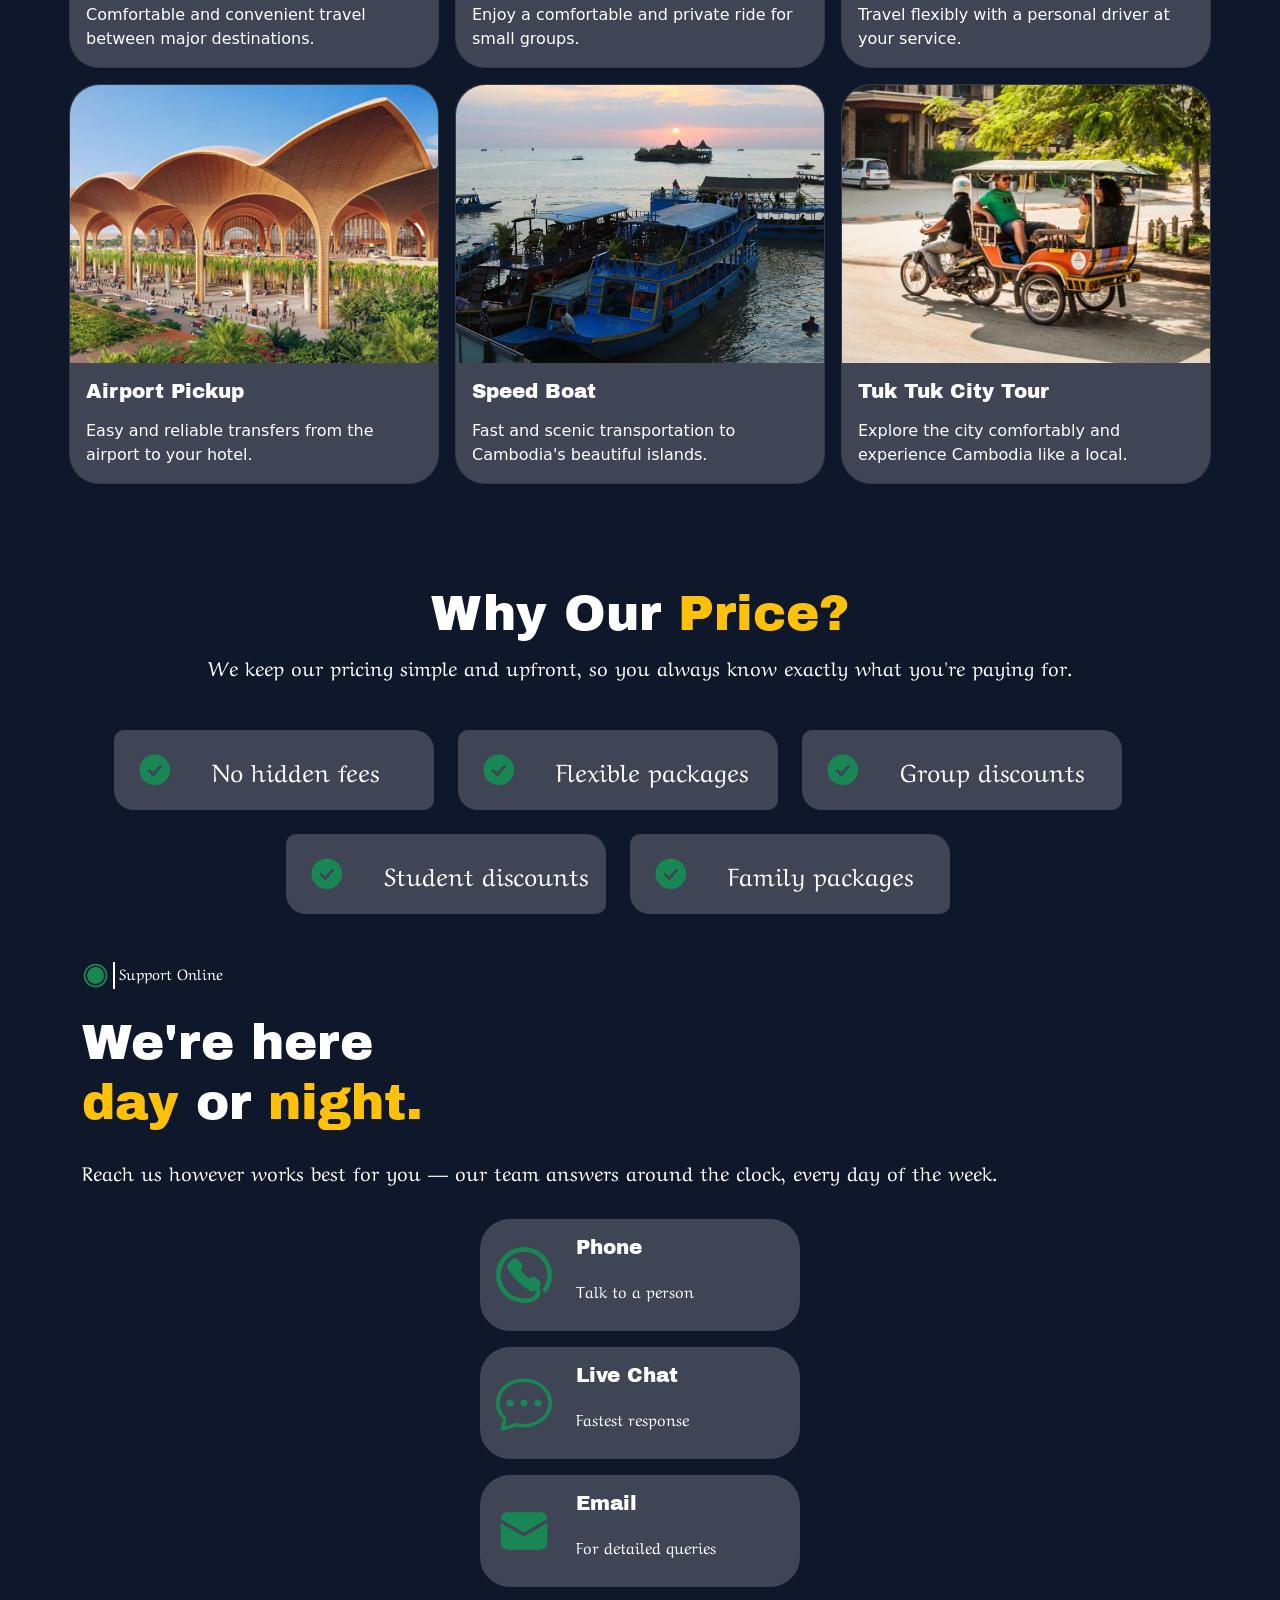
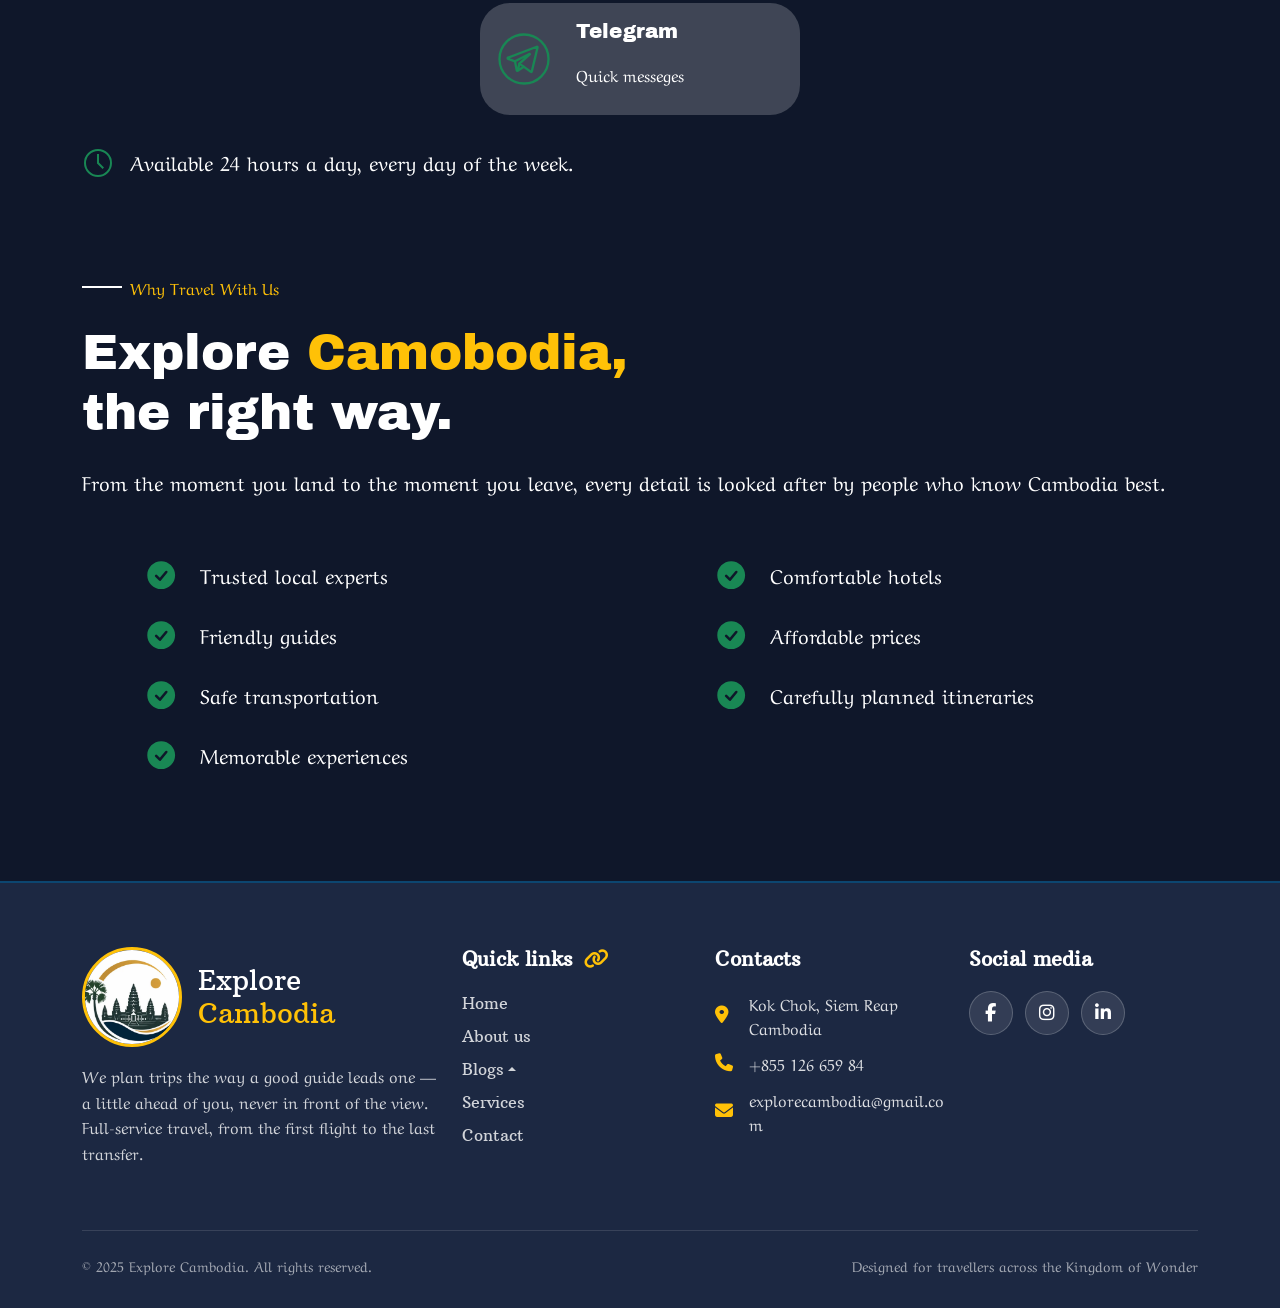
<file: Pages/service.html>
<!doctype html>
<html lang="en">
  <head>
    <meta charset="UTF-8" />
    <meta name="viewport" content="width=device-width, initial-scale=1.0" />
     <meta property="og:type" content="website" />
    <meta property="og:url" content="https://explorecambodia.vercel.app/" />
    <meta property="og:title" content="Explore Cambodia Website" />
    <meta
      property="og:description"
      content="Welcome to Explore Cambodia Website."
    />
    <meta
      property="og:image"
      content="https://explorecambodia.vercel.app/asset/image/logo/Logo2(1).webp"
    />
    <link rel="icon" type="image/png" href="../asset/image/logo/Logo2(1).webp" />
    <link
      href="https://cdn.jsdelivr.net/npm/bootstrap@5.3.8/dist/css/bootstrap.min.css"
      rel="stylesheet"
    />
    <script src="https://cdn.jsdelivr.net/npm/bootstrap@5.3.3/dist/js/bootstrap.bundle.min.js"></script>
    <link rel="stylesheet" href="../css/style.css" />
    <link rel="preconnect" href="https://fonts.googleapis.com" />
    <link rel="preconnect" href="https://fonts.gstatic.com" crossorigin />
    <link
      href="https://fonts.googleapis.com/css2?family=Arbutus+Slab&family=Archivo+Black&family=Aref+Ruqaa:wght@400;700&family=Just+Another+Hand&display=swap"
      rel="stylesheet"
    />
    <link
      rel="stylesheet"
      href="https://cdnjs.cloudflare.com/ajax/libs/font-awesome/6.7.2/css/all.min.css"
    />
    <link rel="stylesheet" href="../css/service.css" />
    <title>Services - Explore Cambodia</title>
  </head>
  <body>
    <div id="navbar"></div>
    <div class="row g-0 service-hero position-relative">
      <div class="col-4">
        <div class="service-images">
          <img
            src="../asset/image/service-page/battambong.webp"
            alt="battambong"
            class="w-100 h-100 object-fit-cover"
          />
        </div>
      </div>
      <div class="col-4">
        <div class="service-images">
          <img
            src="../asset/image/service-page/Bengmelea.webp"
            alt="Bengmelea"
            class="w-100 h-100 object-fit-cover"
          />
        </div>
      </div>
      <div class="col-4">
        <div class="service-images">
          <img
            src="../asset/image/service-page/prehvihea.webp"
            alt=""
            class="w-100 h-100 object-fit-cover service-image"
          />
        </div>
      </div>
    </div>
    <div class="service-header d-block">
      <h3
        class="service-header-text text-white text-capitalize text-center mb-3"
      >
        <span class="text-warning" id="text-typing">Our</span> services
      </h3>
      <p class="service-sub-header text-white text-center">
        Discover Cambodia with confidence through our trusted travel services.
        We offer carefully planned tours, experienced guides, quality
        accommodations, and dedicated support to make every trip unforgettable.
      </p>
    </div>
    <div class="container my-5" id="tour-guide-info">
      <div class="d-block my-3">
        <h3 class="text-white guide-header-text text-center text-capitalize">
          our professional <span class="text-warning">guide</span>
        </h3>
        <p class="text-white guide-sub-header text-center my-4">
          Our professional guides provide expert knowledge, friendly service,
          and memorable travel experiences.
        </p>
        <div
          class="d-flex justify-content-center align-items-center tour-guide-cards gap-3"
        >
          <div class="card guide-cards">
            <img
              src="../asset/image/service-page/guide2.webp"
              alt="Tour Guide"
              class="card-img-top object-fit-cover"
            />
            <h3 class="text-white guide-names text-center text-capitalize mt-2">
              Mr. Dara
            </h3>
            <p class="text-warning guide-position text-center text-capitalize">
              english guide
            </p>
            <p class="text-white guide-exper text-center">
              8+ Year experiences
            </p>
          </div>
          <div class="card guide-cards">
            <img
              src="../asset/image/service-page/guide1.webp"
              alt="Tour Guide"
              class="card-img-top object-fit-cover"
            />
            <h3 class="text-white guide-names text-center text-capitalize mt-2">
              Ms. sreynich
            </h3>
            <p class="text-warning guide-position text-center text-capitalize">
              chinese guide
            </p>
            <p class="text-white guide-exper text-center">
              5+ Year experiences
            </p>
          </div>
          <div class="card guide-cards">
            <img
              src="../asset/image/service-page/guide3.webp"
              alt="Tour Guide"
              class="card-img-top object-fit-cover"
            />
            <h3 class="text-white guide-names text-center text-capitalize mt-2">
              Mr. sophea
            </h3>
            <p class="text-warning guide-position text-center text-capitalize">
              spanish guide
            </p>
            <p class="text-white guide-exper text-center">
              10+ Year experiences
            </p>
          </div>
        </div>
      </div>
    </div>
    <div class="container my-5">
      <div class="d-block">
        <div class="d-flex justify-content-start align-items-center gap-1" id="hotel-partner">
          <span class="line"></span>
          <svg
            xmlns="http://www.w3.org/2000/svg"
            width="1em"
            height="1em"
            viewBox="0 0 24 24"
            class="text-warning hotel-icon"
          >
            <path d="M0 0h24v24H0z" fill="none" />
            <path
              fill="currentColor"
              d="M22 21H2v-2h1V4a1 1 0 0 1 1-1h14a1 1 0 0 1 1 1v5h2v10h1zm-5-2h2v-8h-6v8h2v-6h2zm0-10V5H5v14h6V9zM7 11h2v2H7zm0 4h2v2H7zm0-8h2v2H7z"
            />
          </svg>
          <p class="text-white hotel-head">Hotel</p>
        </div>
        <h3 class="text-white hotel-header text-capitalize my-2">
          <span class="text-warning">our partner</span> hotel
        </h3>
        <p class="text-white my-3 hotel-sub-head">
          We partner with trusted hotels to provide comfortable accommodations,
          quality service, and a relaxing stay throughout your journey.
        </p>
        <div class="d-flex justify-content-center align-items-center gap-3 partner-hotel-cards ">
          <div class="card hotel-cards">
            <img
              src="../asset/image/service-page/sofitel1.webp"
              alt="Sofitel Hotel"
              class="card-img-top hotel-image object-fit-cover"
            />
            <h3 class="text-white card-title hotel-title text-capitalize p-3">
              sofitel angkor phokeethra 
            </h3>
            <div class="d-flex justify-content-between align-items-cente px-3 py-1">
              <div class="d-flex gap-2">
                <svg
                  xmlns="http://www.w3.org/2000/svg"
                  width="1.3em"
                  height="1.3em"
                  viewBox="0 0 24 24"
                  class="text-danger hotel-location"
                >
                  <path d="M0 0h24v24H0z" fill="none" />
                  <path
                    fill="currentColor"
                    d="M11 9.86V16l1 2l1-2V9.86c1.72-.45 3-2 3-3.86c0-2.21-1.79-4-4-4S8 3.79 8 6c0 1.86 1.28 3.41 3 3.86"
                  />
                  <path
                    fill="currentColor"
                    d="M15 14.17v2.01c3.29.41 5 1.41 5 1.82c0 .51-2.75 2-8 2s-8-1.49-8-2c0-.4 1.71-1.41 5-1.82v-2.01c-3.75.42-7 1.66-7 3.83c0 2.75 5.18 4 10 4s10-1.25 10-4c0-2.18-3.25-3.41-7-3.83"
                  />
                </svg>
                <span class="text-white location-name">Siem Reap</span>
              </div>
                <div class="d-flex tour-rating-stars text-warning ">
                  <i class="fa-solid fa-star"></i>
                  <i class="fa-solid fa-star"></i>
                  <i class="fa-solid fa-star"></i>
                  <i class="fa-solid fa-star"></i>
                  <i class="fa-solid fa-star"></i>
                </div>
              </div>
              <p class="text-white hotel-text p-3 text-justify">
                A luxurious five-star resort near Angkor Wat, offering elegant rooms, a swimming pool, spa and wellness services, a golf course, restaurants, fitness facilities, and free Wi-Fi for a comfortable and relaxing stay.
              </p>
            </div>
            <div class="card hotel-cards">
            <img
              src="../asset/image/service-page/SokhaResort.webp"
              alt="Sofitel Hotel"
              class="card-img-top hotel-image object-fit-cover"
            />
            <h3 class="text-white card-title hotel-title text-capitalize p-3">
              sokha beach resort
            </h3>
            <div class="d-flex justify-content-between align-items-cente px-3 py-1">
              <div class="d-flex gap-2">
                <svg
                  xmlns="http://www.w3.org/2000/svg"
                  width="1.3em"
                  height="1.3em"
                  viewBox="0 0 24 24"
                  class="text-danger hotel-location"
                >
                  <path d="M0 0h24v24H0z" fill="none" />
                  <path
                    fill="currentColor"
                    d="M11 9.86V16l1 2l1-2V9.86c1.72-.45 3-2 3-3.86c0-2.21-1.79-4-4-4S8 3.79 8 6c0 1.86 1.28 3.41 3 3.86"
                  />
                  <path
                    fill="currentColor"
                    d="M15 14.17v2.01c3.29.41 5 1.41 5 1.82c0 .51-2.75 2-8 2s-8-1.49-8-2c0-.4 1.71-1.41 5-1.82v-2.01c-3.75.42-7 1.66-7 3.83c0 2.75 5.18 4 10 4s10-1.25 10-4c0-2.18-3.25-3.41-7-3.83"
                  />
                </svg>
                <span class="text-white location-name">Preh Seyhaknuk</span>
              </div>
                <div class="d-flex tour-rating-stars text-warning ">
                  <i class="fa-solid fa-star"></i>
                  <i class="fa-solid fa-star"></i>
                  <i class="fa-solid fa-star"></i>
                  <i class="fa-solid fa-star"></i>
                  <i class="fa-solid fa-star"></i>
                </div>
              </div>
              <p class="text-white hotel-text p-3 text-justify">
               A beachfront four-star resort in Sihanoukville, offering comfortable rooms, private beach access, swimming pools, spa services, restaurants, fitness facilities, free Wi-Fi, and beautiful sea views.
              </p>
            </div>
            <div class="card hotel-cards">
            <img
              src="../asset/image/service-page/sunmoon.webp"
              alt="Sun and Moon Hotel"
              class="card-img-top hotel-image object-fit-cover"
            />
            <h3 class="text-white card-title hotel-title text-capitalize p-3">
              sun & moon urban hotel
            </h3>
            <div class="d-flex justify-content-between align-items-cente px-3 py-1">
              <div class="d-flex gap-2">
                <svg
                  xmlns="http://www.w3.org/2000/svg"
                  width="1.3em"
                  height="1.3em"
                  viewBox="0 0 24 24"
                  class="text-danger hotel-location"
                >
                  <path d="M0 0h24v24H0z" fill="none" />
                  <path
                    fill="currentColor"
                    d="M11 9.86V16l1 2l1-2V9.86c1.72-.45 3-2 3-3.86c0-2.21-1.79-4-4-4S8 3.79 8 6c0 1.86 1.28 3.41 3 3.86"
                  />
                  <path
                    fill="currentColor"
                    d="M15 14.17v2.01c3.29.41 5 1.41 5 1.82c0 .51-2.75 2-8 2s-8-1.49-8-2c0-.4 1.71-1.41 5-1.82v-2.01c-3.75.42-7 1.66-7 3.83c0 2.75 5.18 4 10 4s10-1.25 10-4c0-2.18-3.25-3.41-7-3.83"
                  />
                </svg>
                <span class="text-white location-name">Phnom Penh</span>
              </div>
                <div class="d-flex tour-rating-stars text-warning ">
                  <i class="fa-solid fa-star"></i>
                  <i class="fa-solid fa-star"></i>
                  <i class="fa-solid fa-star"></i>
                  <i class="fa-solid fa-star"></i>
                  <i class="fa-solid fa-star"></i>
                </div>
              </div>
              <p class="text-white hotel-text p-3 text-justify">
              A stylish four-star hotel in central Phnom Penh, offering modern rooms, a rooftop pool, fitness center, spa, restaurant, bar, free Wi-Fi, and convenient city access.
              </p>
            </div>
          </div> 
            </div> 
          </div>  
        </div>
      </div>
    </div>
    <div class="d-block">
      <h3 class="text-white text-center mt-5 transport-title" id="transportation">Transportation</h3>
      <p class="text-white text-center transport-sub-text my-3">
        Travel comfortably and safely with our reliable transportation services.
      </p>
      <div class="d-block gap-3 hotels-partner">
        <div class="d-flex justify-content-center align-items-center gap-3">
          <div class="card transport-card">
            <img src="../asset/image/service-page/Bus.webp" alt="Bus" class="card-img-top transport-image ">
            <h4 class="card-title text-white p-3 transport-name">Tourist Bus</h4>
            <p class="text-white transport-text px-3">
              Comfortable and convenient travel between major destinations.
            </p>
          </div>
          <div class="card transport-card">
            <img src="../asset/image/service-page/van.webp" alt="Van" class="card-img-top transport-image">
            <h4 class="card-title text-white p-3 transport-name">VIP Van</h4>
            <p class="text-white transport-text px-3">
              Enjoy a comfortable and private ride for small groups.
            </p>
          </div>
          <div class="card transport-card">
            <img src="../asset/image/service-page/Car.webp" alt="Car" class="card-img-top transport-image">
            <h4 class="card-title text-white p-3 transport-name">Private Car</h4>
            <p class="text-white transport-text px-3">
             Travel flexibly with a personal driver at your service.
            </p>
          </div>
        </div>
        <div class="d-flex justify-content-center align-items-center gap-3 mt-3">
          <div class="card transport-card">
            <img src="../asset/image/service-page/airport.webp" alt="Airport" class="card-img-top transport-image">
            <h4 class="card-title text-white p-3 transport-name">Airport Pickup</h4>
            <p class="text-white transport-text px-3">
              Easy and reliable transfers from the airport to your hotel.
            </p>
          </div>
          <div class="card transport-card">
            <img src="../asset/image/service-page/boat.webp" alt="Boat" class="card-img-top transport-image">
            <h4 class="card-title text-white p-3 transport-name">Speed Boat</h4>
            <p class="text-white transport-text px-3">
              Fast and scenic transportation to Cambodia's beautiful islands.
            </p>
          </div>
          <div class="card transport-card">
            <img src="../asset/image/service-page/tuktuk.webp" alt="Tuk Tuk" class="card-img-top transport-image">
            <h4 class="card-title text-white p-3 transport-name">Tuk Tuk City Tour</h4>
            <p class="text-white transport-text px-3">
              Explore the city comfortably and experience Cambodia like a local.
            </p>
          </div>
        </div>
      </div>
    </div>
    <div class="d-block" id="affordable-price">
      <h3 class="text-white text-capitalize text-center why-us-title" >why our <span class="text-warning">Price?</span></h3>
      <p class="text-white text-center why-us-sub-title">
        We keep our pricing simple and upfront, so you always know exactly what you're paying for.
      </p>
      <div class="container d-flex justify-content-center align-items-center gap-4 m-5 flex-wrap">
        <div class="why-us-card d-flex justify-content-start align-items-center p-2 gap-4">
          <svg xmlns="http://www.w3.org/2000/svg" width="2.1em" height="2.1em" viewBox="0 0 24 24" class="why-us-icons text-success mx-3">
	        <path d="M0 0h24v24H0z" fill="none" />
	        <path fill="currentColor" fill-rule="evenodd" d="M12 1C5.925 1 1 5.925 1 12s4.925 11 11 11s11-4.925 11-11S18.075 1 12 1m4.768 9.14a1 1 0 1 0-1.536-1.28l-4.3 5.159l-2.225-2.226a1 1 0 0 0-1.414 1.414l3 3a1 1 0 0 0 1.475-.067z" clip-rule="evenodd" />
          </svg>
          <span class="text-white why-us-text">No hidden fees</span>
        </div>
        <div class="why-us-card d-flex justify-content-start align-items-center p-2 gap-4">
          <svg xmlns="http://www.w3.org/2000/svg" width="2.1em" height="2.1em" viewBox="0 0 24 24" class="why-us-icons text-success mx-3">
	        <path d="M0 0h24v24H0z" fill="none" />
	        <path fill="currentColor" fill-rule="evenodd" d="M12 1C5.925 1 1 5.925 1 12s4.925 11 11 11s11-4.925 11-11S18.075 1 12 1m4.768 9.14a1 1 0 1 0-1.536-1.28l-4.3 5.159l-2.225-2.226a1 1 0 0 0-1.414 1.414l3 3a1 1 0 0 0 1.475-.067z" clip-rule="evenodd" />
          </svg>
          <span class="text-white why-us-text">Flexible packages</span>
          
        </div> 
        <div class="why-us-card d-flex justify-content-start align-items-center p-2 gap-4">
          <svg xmlns="http://www.w3.org/2000/svg" width="2.1em" height="2.1em" viewBox="0 0 24 24" class="why-us-icons text-success mx-3">
	        <path d="M0 0h24v24H0z" fill="none" />
	        <path fill="currentColor" fill-rule="evenodd" d="M12 1C5.925 1 1 5.925 1 12s4.925 11 11 11s11-4.925 11-11S18.075 1 12 1m4.768 9.14a1 1 0 1 0-1.536-1.28l-4.3 5.159l-2.225-2.226a1 1 0 0 0-1.414 1.414l3 3a1 1 0 0 0 1.475-.067z" clip-rule="evenodd" />
          </svg>
          <span class="text-white why-us-text">Group discounts</span>
          
        </div> 
        <div class="why-us-card d-flex justify-content-start align-items-center p-2 gap-4">
          <svg xmlns="http://www.w3.org/2000/svg" width="2.1em" height="2.1em" viewBox="0 0 24 24" class="why-us-icons text-success mx-3">
	        <path d="M0 0h24v24H0z" fill="none" />
	        <path fill="currentColor" fill-rule="evenodd" d="M12 1C5.925 1 1 5.925 1 12s4.925 11 11 11s11-4.925 11-11S18.075 1 12 1m4.768 9.14a1 1 0 1 0-1.536-1.28l-4.3 5.159l-2.225-2.226a1 1 0 0 0-1.414 1.414l3 3a1 1 0 0 0 1.475-.067z" clip-rule="evenodd" />
          </svg>
          <span class="text-white why-us-text">Student discounts</span>
          
        </div> 
        <div class="why-us-card d-flex justify-content-start align-items-center p-2 gap-4">
          <svg xmlns="http://www.w3.org/2000/svg" width="2.1em" height="2.1em" viewBox="0 0 24 24" class="why-us-icons text-success mx-3">
	        <path d="M0 0h24v24H0z" fill="none" />
	        <path fill="currentColor" fill-rule="evenodd" d="M12 1C5.925 1 1 5.925 1 12s4.925 11 11 11s11-4.925 11-11S18.075 1 12 1m4.768 9.14a1 1 0 1 0-1.536-1.28l-4.3 5.159l-2.225-2.226a1 1 0 0 0-1.414 1.414l3 3a1 1 0 0 0 1.475-.067z" clip-rule="evenodd" />
          </svg>
          <span class="text-white why-us-text">Family packages</span>
          
        </div> 
      </div>
    </div>
    <div class="container">
    <div class="d-block">
      <div class="d-flex gap-1">
        <svg xmlns="http://www.w3.org/2000/svg" width="1.7em" height="1.7em" viewBox="0 0 32 32" class="text-success" id="support">
        <path d="M0 0h32v32H0z" fill="none" />
        <circle cx="16" cy="16" r="10" fill="currentColor" />
        <path fill="currentColor" d="M16 30a14 14 0 1 1 14-14a14.016 14.016 0 0 1-14 14m0-26a12 12 0 1 0 12 12A12.014 12.014 0 0 0 16 4" />
        </svg>
        <span class="support-line"></span>
        <span class="support-head-text text-white">Support Online</span>
      </div>
      <h3 class="text-white  support-header my-4">We're here <br> <span class="text-warning">day</span> or <span class="text-warning">night.</span></h3>
      <p class="text-white support-sub-text text-white">Reach us however works best for you — our team answers around the clock, every day of the week.</p>
      <div class="d-flex justify-content-center align-items-center  support-cards gap-3 flex-wrap">
        <div class="d-flex jusity-content-start align-items-center p-3 gap-4 support-card">
          <svg xmlns="http://www.w3.org/2000/svg" width="3.5em" height="3.5em" viewBox="0 0 24 24" class="text-success">
                    
          <path d="M0 0h24v24H0z" fill="none" />
          <path fill="currentColor" d="M12 0a12 12 0 0 0 0 24c4.48 0 6.14-1.74 6.74-3.2a4 4 0 0 0-.18-3.61a1.91 1.91 0 0 0 0-2.57l-1.44-1.43a1.93 1.93 0 0 0-2.72.1l-.21.21a28.4 28.4 0 0 1-3.69-3.68l.21-.21a1.94 1.94 0 0 0 .11-2.73L9.39 5.45a1.94 1.94 0 0 0-2.73.11l-.87.87a2.73 2.73 0 0 0-.48 3.32a28.7 28.7 0 0 0 8.93 8.93a2.46 2.46 0 0 0 1.32.37a2.84 2.84 0 0 0 1.44-.43a2.5 2.5 0 0 1-.28 1.69C16.09 21.41 14.45 22 12 22a10 10 0 1 1 8.25-4.34a1 1 0 1 0 1.64 1.13A11.87 11.87 0 0 0 24 12A12 12 0 0 0 12 0" />
        </svg>
        <div class="support-card-info">
          <p class="text-white support-card-text">Phone</p>
          <p class="text-white support-card-sub-text">Talk to a person</p>
        </div>
        </div>
        <div class="d-flex jusity-content-start align-items-center p-3 gap-4 support-card">
         <svg xmlns="http://www.w3.org/2000/svg" width="3.5em" height="3.5em" viewBox="0 0 16 16" class="text-success">
	<path d="M0 0h16v16H0z" fill="none" />
	<g fill="currentColor">
		<path d="M5 8a1 1 0 1 1-2 0a1 1 0 0 1 2 0m4 0a1 1 0 1 1-2 0a1 1 0 0 1 2 0m3 1a1 1 0 1 0 0-2a1 1 0 0 0 0 2" />
		<path d="m2.165 15.803l.02-.004c1.83-.363 2.948-.842 3.468-1.105A9 9 0 0 0 8 15c4.418 0 8-3.134 8-7s-3.582-7-8-7s-8 3.134-8 7c0 1.76.743 3.37 1.97 4.6a10.4 10.4 0 0 1-.524 2.318l-.003.011a11 11 0 0 1-.244.637c-.079.186.074.394.273.362a22 22 0 0 0 .693-.125m.8-3.108a1 1 0 0 0-.287-.801C1.618 10.83 1 9.468 1 8c0-3.192 3.004-6 7-6s7 2.808 7 6s-3.004 6-7 6a8 8 0 0 1-2.088-.272a1 1 0 0 0-.711.074c-.387.196-1.24.57-2.634.893a11 11 0 0 0 .398-2" />
	</g>
</svg>

        <div class="support-card-info">
          <p class="text-white support-card-text">Live Chat</p>
          <p class="text-white support-card-sub-text">Fastest response</p>
        </div>
        </div>
        <div class="d-flex jusity-content-start align-items-center p-3 gap-4 support-card">
          <svg xmlns="http://www.w3.org/2000/svg" width="3.5em" height="3.5em" viewBox="0 0 24 24" class="text-success">
	<path d="M0 0h24v24H0z" fill="none" />
	<path fill="currentColor" fill-rule="evenodd" d="m22 6.86l-10 5.775L2 6.86v-.11A2.755 2.755 0 0 1 4.75 4h14.5A2.755 2.755 0 0 1 22 6.75zM2 8.59l10 5.775v.005l10-5.775v8.65a2.755 2.755 0 0 1-2.75 2.75H4.75A2.755 2.755 0 0 1 2 17.245z" clip-rule="evenodd" />
</svg>

        <div class="support-card-info">
          <p class="text-white support-card-text">Email</p>
          <p class="text-white support-card-sub-text">For detailed queries</p>
        </div>
        </div>
        <div class="d-flex jusity-content-start align-items-center p-3 gap-4 support-card">
                <svg xmlns="http://www.w3.org/2000/svg" width="3.5em" height="3.5em" viewBox="0 0 24 24" class="text-success">
        <path d="M0 0h24v24H0z" fill="none" />
        <g fill="none" stroke="currentColor" stroke-linejoin="round">
          <path stroke-linecap="round" d="M5.144 11.44a.255.255 0 0 0-.162.235c0 .102.067.198.162.234l2.987 1.09l6.154-3.177a.154.154 0 0 1 .19.05a.154.154 0 0 1-.022.195l-4.417 3.894l4.916 3.558c.067.048.157.06.234.032a.25.25 0 0 0 .156-.177L17.8 7.036a.25.25 0 0 0-.078-.246a.25.25 0 0 0-.254-.046z" />
          <path stroke-linecap="round" d="m8.131 13l.769 3.917c.024.112.13.198.244.198a.256.256 0 0 0 .245-.198l.643-2.956m1.871 1.355l-2.6 1.748" />
          <path d="M1.5 12a10.5 10.5 0 1 0 21 0a10.5 10.5 0 1 0-21 0" />
        </g>
      </svg>

        <div class="support-card-info">
          <p class="text-white support-card-text">Telegram</p>
          <p class="text-white support-card-sub-text">Quick messeges</p>
        </div>
        </div>
      </div>
      <div class="support-footer d-flex gap-3 mb-5">
        <svg xmlns="http://www.w3.org/2000/svg" width="2em" height="2em" viewBox="0 0 32 32" class="text-success">
	<path d="M0 0h32v32H0z" fill="none" />
	<path fill="currentColor" d="M16 30a14 14 0 1 1 14-14a14 14 0 0 1-14 14m0-26a12 12 0 1 0 12 12A12 12 0 0 0 16 4" />
	<path fill="currentColor" d="M20.59 22L15 16.41V7h2v8.58l5 5.01z" />
</svg>
<span class="text-white support-footer-text">Available 24 hours a day, every day of the week.</span>

      </div>
    </div>
     </div>
     <div class="container my-5">
      <div class="block">
        <div class="d-flex gap-2 align-items-center jusity-content-start">
          <span class="travel-w-us-line"></span>
          <span class="travel-w-us-heading text-warning text-capitalize" id="why-w-us">why travel with us</span>
        </div>
        <h3 class="text-white my-4 travel-w-us-title">Explore <span class="text-warning">Camobodia,</span> <br> the right way.</h3>
        <p class="text-white travel-w-us-sub-text">From the moment you land to the moment you leave, every detail is looked after by people who know Cambodia best.</p>
        <div class="row my-5">
          <div class="col-6 ">
            <div class="travel-w-us-info">
            <div class="d-flex gap-2 justify-content-start align-items-center px-5 ">
               <svg xmlns="http://www.w3.org/2000/svg" width="1.9em" height="1.9em" viewBox="0 0 24 24" class="why-us-icons text-success mx-3">
	        <path d="M0 0h24v24H0z" fill="none" />
	        <path fill="currentColor" fill-rule="evenodd" d="M12 1C5.925 1 1 5.925 1 12s4.925 11 11 11s11-4.925 11-11S18.075 1 12 1m4.768 9.14a1 1 0 1 0-1.536-1.28l-4.3 5.159l-2.225-2.226a1 1 0 0 0-1.414 1.414l3 3a1 1 0 0 0 1.475-.067z" clip-rule="evenodd" />
          </svg>
          <span class="text-white travel-w-us-text">Trusted local experts</span>
            </div>
            <div class="d-flex gap-2 justify-content-start align-items-center px-5">
               <svg xmlns="http://www.w3.org/2000/svg" width="1.9em" height="1.9em" viewBox="0 0 24 24" class="why-us-icons text-success mx-3">
	        <path d="M0 0h24v24H0z" fill="none" />
	        <path fill="currentColor" fill-rule="evenodd" d="M12 1C5.925 1 1 5.925 1 12s4.925 11 11 11s11-4.925 11-11S18.075 1 12 1m4.768 9.14a1 1 0 1 0-1.536-1.28l-4.3 5.159l-2.225-2.226a1 1 0 0 0-1.414 1.414l3 3a1 1 0 0 0 1.475-.067z" clip-rule="evenodd" />
          </svg>
          <span class="text-white travel-w-us-text">Friendly guides</span>
            </div>
            <div class="d-flex gap-2 justify-content-start align-items-center px-5">
               <svg xmlns="http://www.w3.org/2000/svg" width="1.9em" height="1.9em" viewBox="0 0 24 24" class="why-us-icons text-success mx-3">
	        <path d="M0 0h24v24H0z" fill="none" />
	        <path fill="currentColor" fill-rule="evenodd" d="M12 1C5.925 1 1 5.925 1 12s4.925 11 11 11s11-4.925 11-11S18.075 1 12 1m4.768 9.14a1 1 0 1 0-1.536-1.28l-4.3 5.159l-2.225-2.226a1 1 0 0 0-1.414 1.414l3 3a1 1 0 0 0 1.475-.067z" clip-rule="evenodd" />
          </svg>
          <span class="text-white travel-w-us-text">Safe transportation</span>
            </div>
            <div class="d-flex gap-2 justify-content-start align-items-center px-5">
               <svg xmlns="http://www.w3.org/2000/svg" width="1.9em" height="1.9em" viewBox="0 0 24 24" class="why-us-icons text-success mx-3">
	        <path d="M0 0h24v24H0z" fill="none" />
	        <path fill="currentColor" fill-rule="evenodd" d="M12 1C5.925 1 1 5.925 1 12s4.925 11 11 11s11-4.925 11-11S18.075 1 12 1m4.768 9.14a1 1 0 1 0-1.536-1.28l-4.3 5.159l-2.225-2.226a1 1 0 0 0-1.414 1.414l3 3a1 1 0 0 0 1.475-.067z" clip-rule="evenodd" />
          </svg>
          <span class="text-white travel-w-us-text">Memorable experiences</span>
            </div>
            </div>
          </div>
          <div class="col-6">
             <div class="travel-w-us-info">
            <div class="d-flex gap-2 justify-content-start align-items-center px-5 ">
               <svg xmlns="http://www.w3.org/2000/svg" width="1.9em" height="1.9em" viewBox="0 0 24 24" class="why-us-icons text-success mx-3">
	        <path d="M0 0h24v24H0z" fill="none" />
	        <path fill="currentColor" fill-rule="evenodd" d="M12 1C5.925 1 1 5.925 1 12s4.925 11 11 11s11-4.925 11-11S18.075 1 12 1m4.768 9.14a1 1 0 1 0-1.536-1.28l-4.3 5.159l-2.225-2.226a1 1 0 0 0-1.414 1.414l3 3a1 1 0 0 0 1.475-.067z" clip-rule="evenodd" />
          </svg>
          <span class="text-white travel-w-us-text">Comfortable hotels</span>
            </div>
            <div class="d-flex gap-2 justify-content-start align-items-center px-5">
               <svg xmlns="http://www.w3.org/2000/svg" width="1.9em" height="1.9em" viewBox="0 0 24 24" class="why-us-icons text-success mx-3">
	        <path d="M0 0h24v24H0z" fill="none" />
	        <path fill="currentColor" fill-rule="evenodd" d="M12 1C5.925 1 1 5.925 1 12s4.925 11 11 11s11-4.925 11-11S18.075 1 12 1m4.768 9.14a1 1 0 1 0-1.536-1.28l-4.3 5.159l-2.225-2.226a1 1 0 0 0-1.414 1.414l3 3a1 1 0 0 0 1.475-.067z" clip-rule="evenodd" />
          </svg>
          <span class="text-white travel-w-us-text">Affordable prices</span>
            </div>
            <div class="d-flex gap-2 justify-content-start align-items-center px-5">
               <svg xmlns="http://www.w3.org/2000/svg" width="1.9em" height="1.9em" viewBox="0 0 24 24" class="why-us-icons text-success mx-3">
	        <path d="M0 0h24v24H0z" fill="none" />
	        <path fill="currentColor" fill-rule="evenodd" d="M12 1C5.925 1 1 5.925 1 12s4.925 11 11 11s11-4.925 11-11S18.075 1 12 1m4.768 9.14a1 1 0 1 0-1.536-1.28l-4.3 5.159l-2.225-2.226a1 1 0 0 0-1.414 1.414l3 3a1 1 0 0 0 1.475-.067z" clip-rule="evenodd" />
          </svg>
          <span class="text-white travel-w-us-text">Carefully planned itineraries</span>
            </div>
            </div>
          </div>
        </div>
      </div>
     </div>
    <!-- footer  -->
    <footer id="footer"></footer>
  </body>
  <script src="../js/include.js"></script>
</html>
</file>
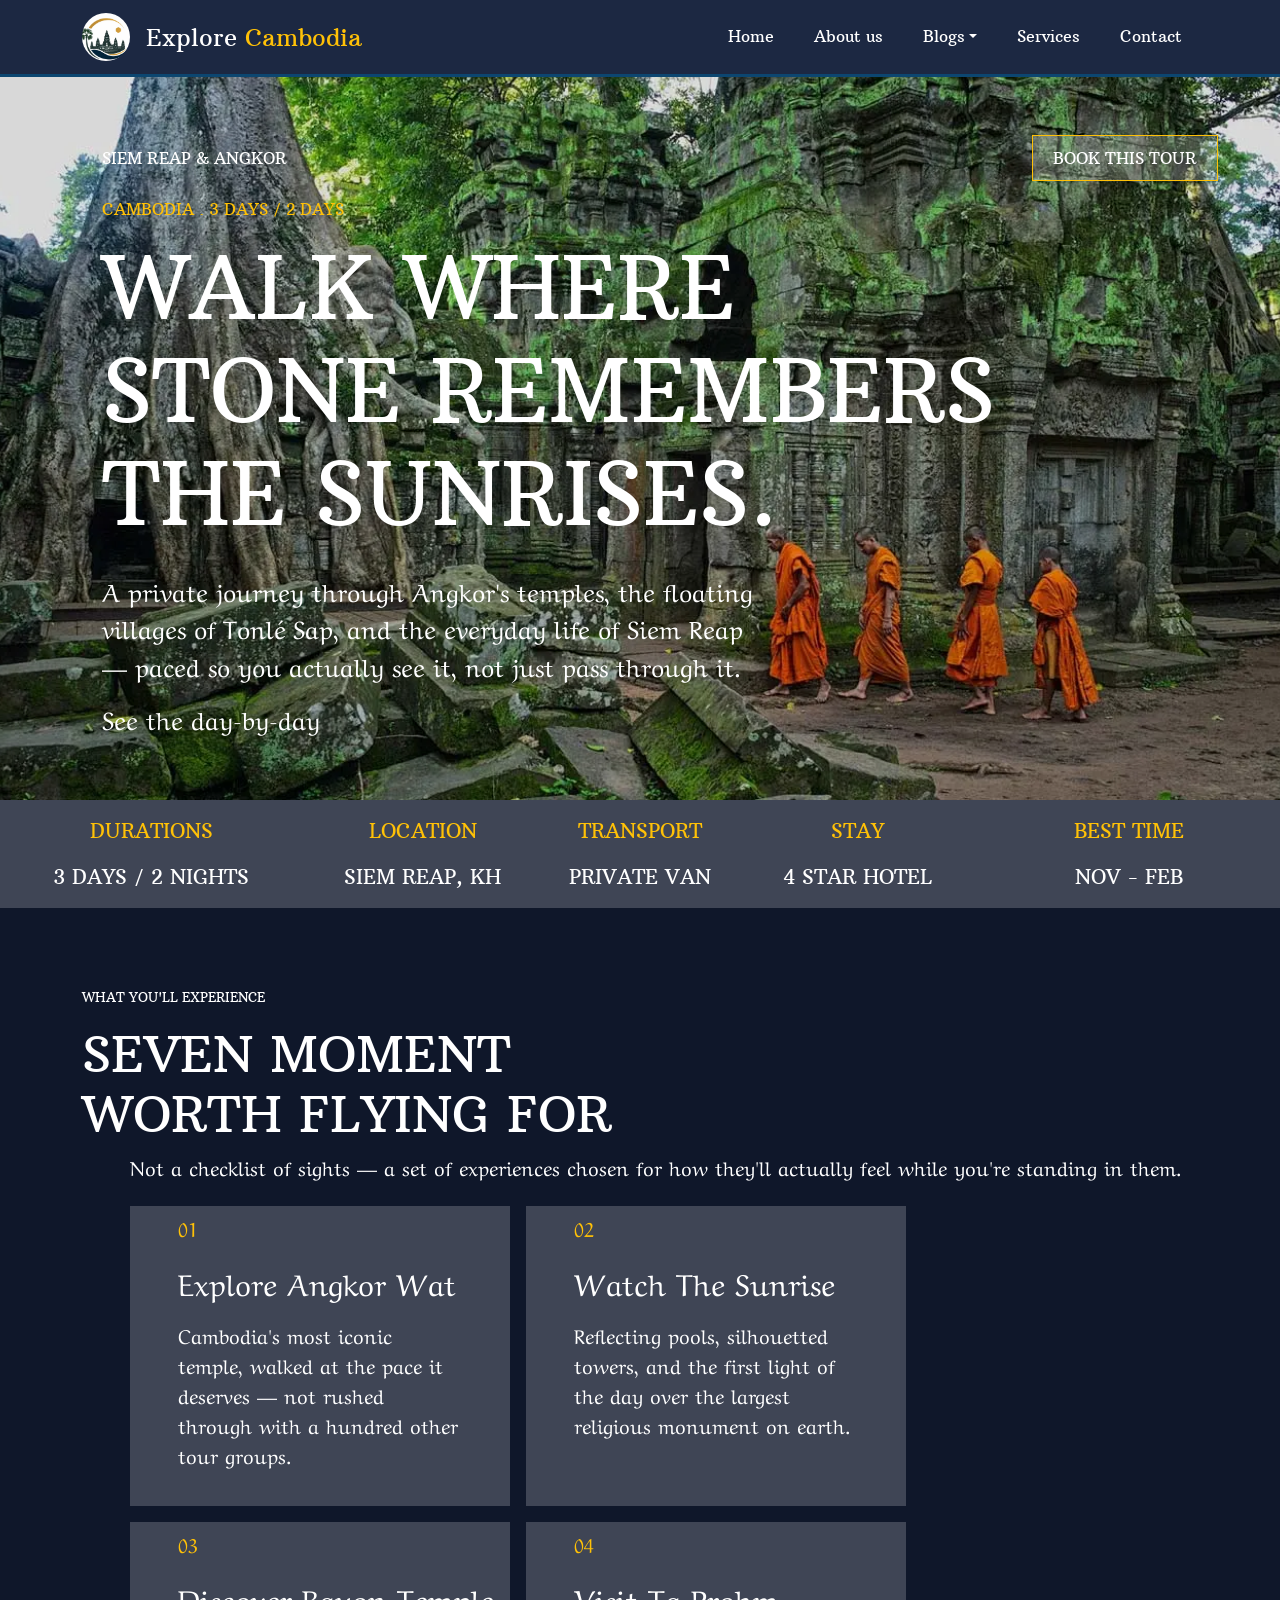
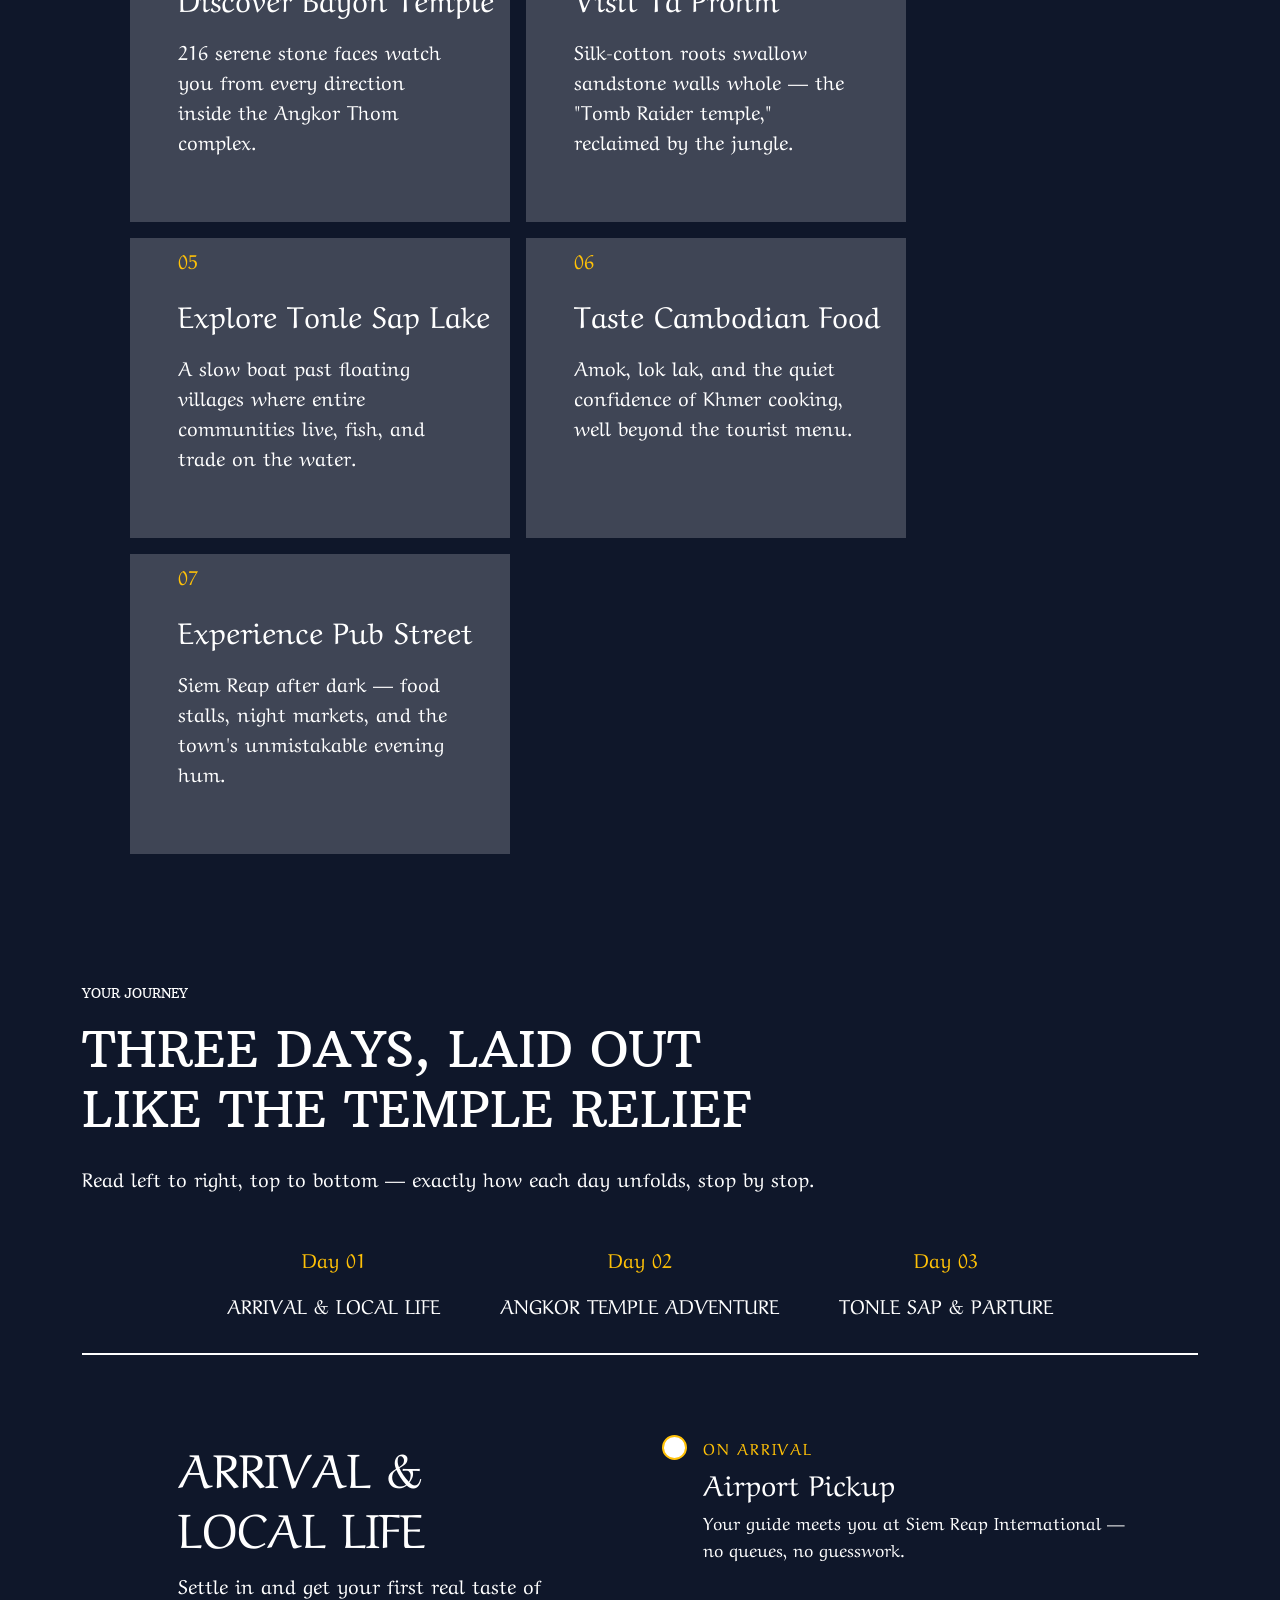
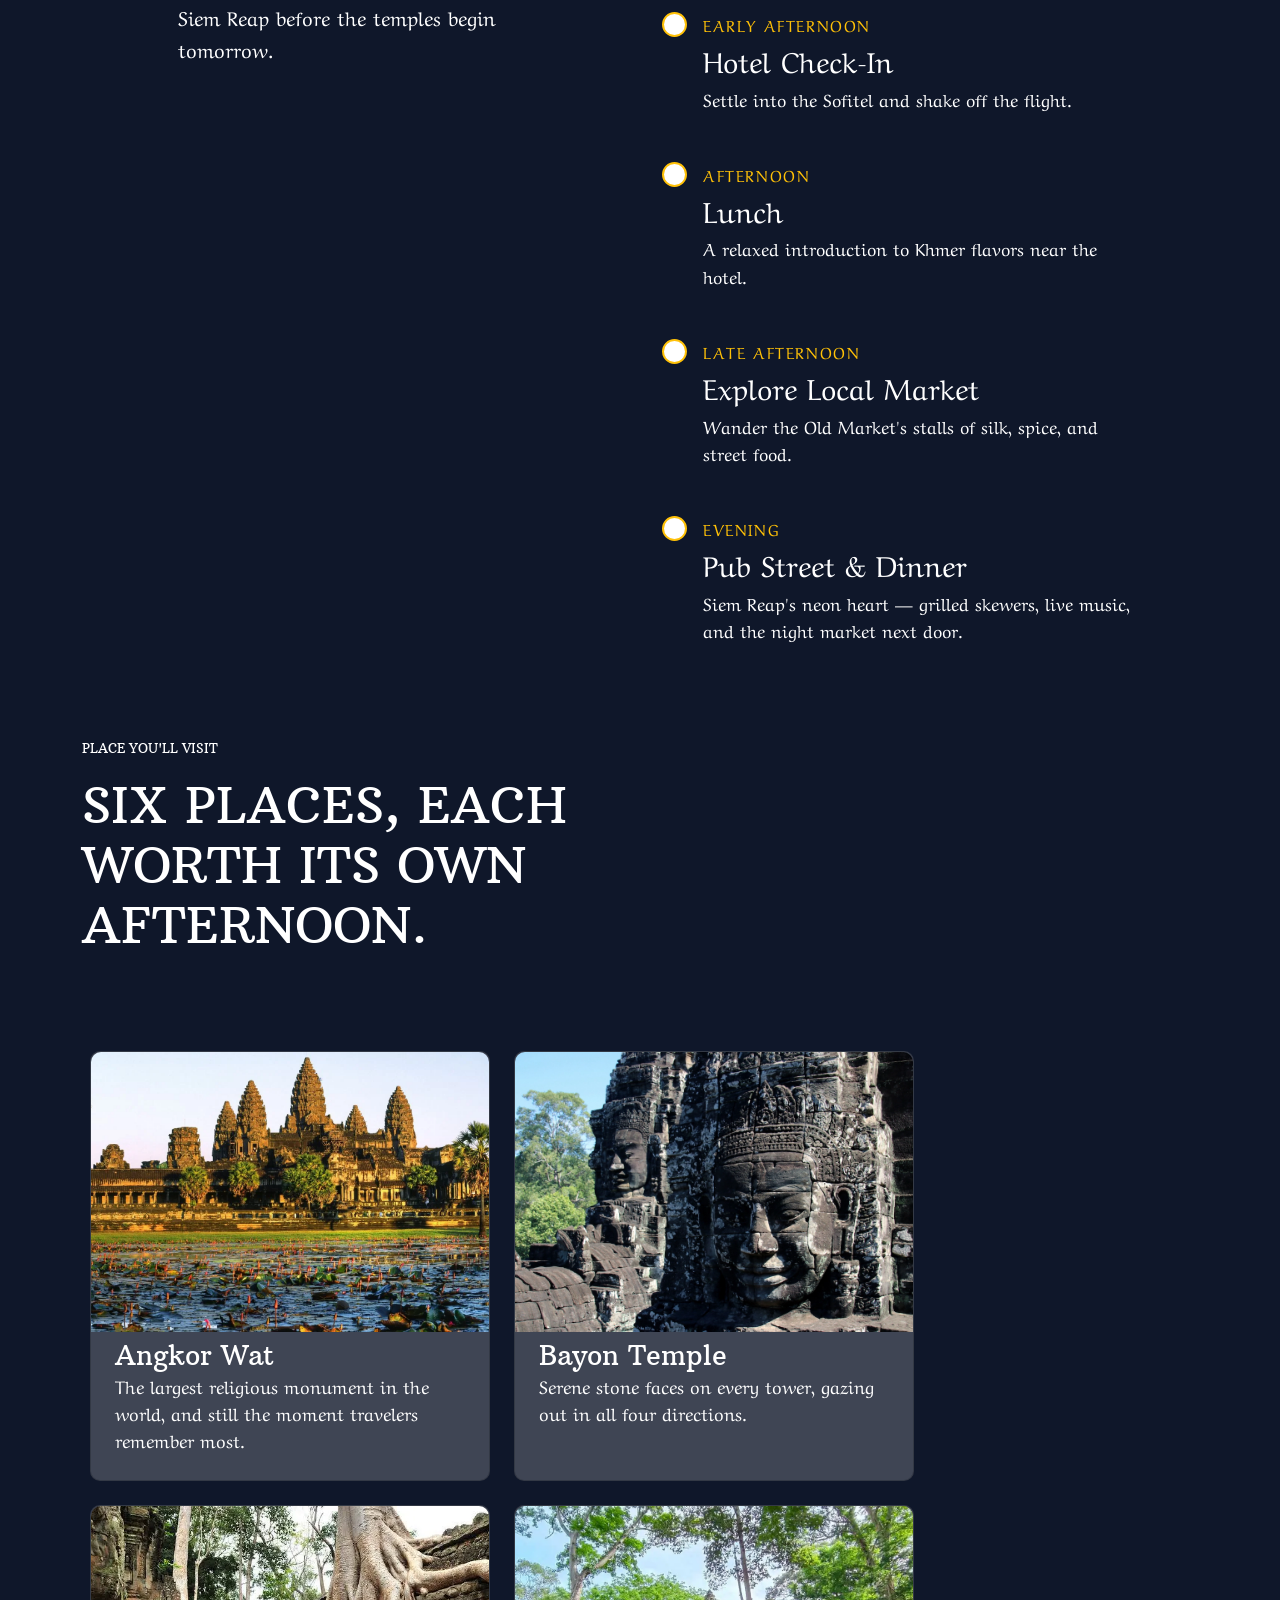
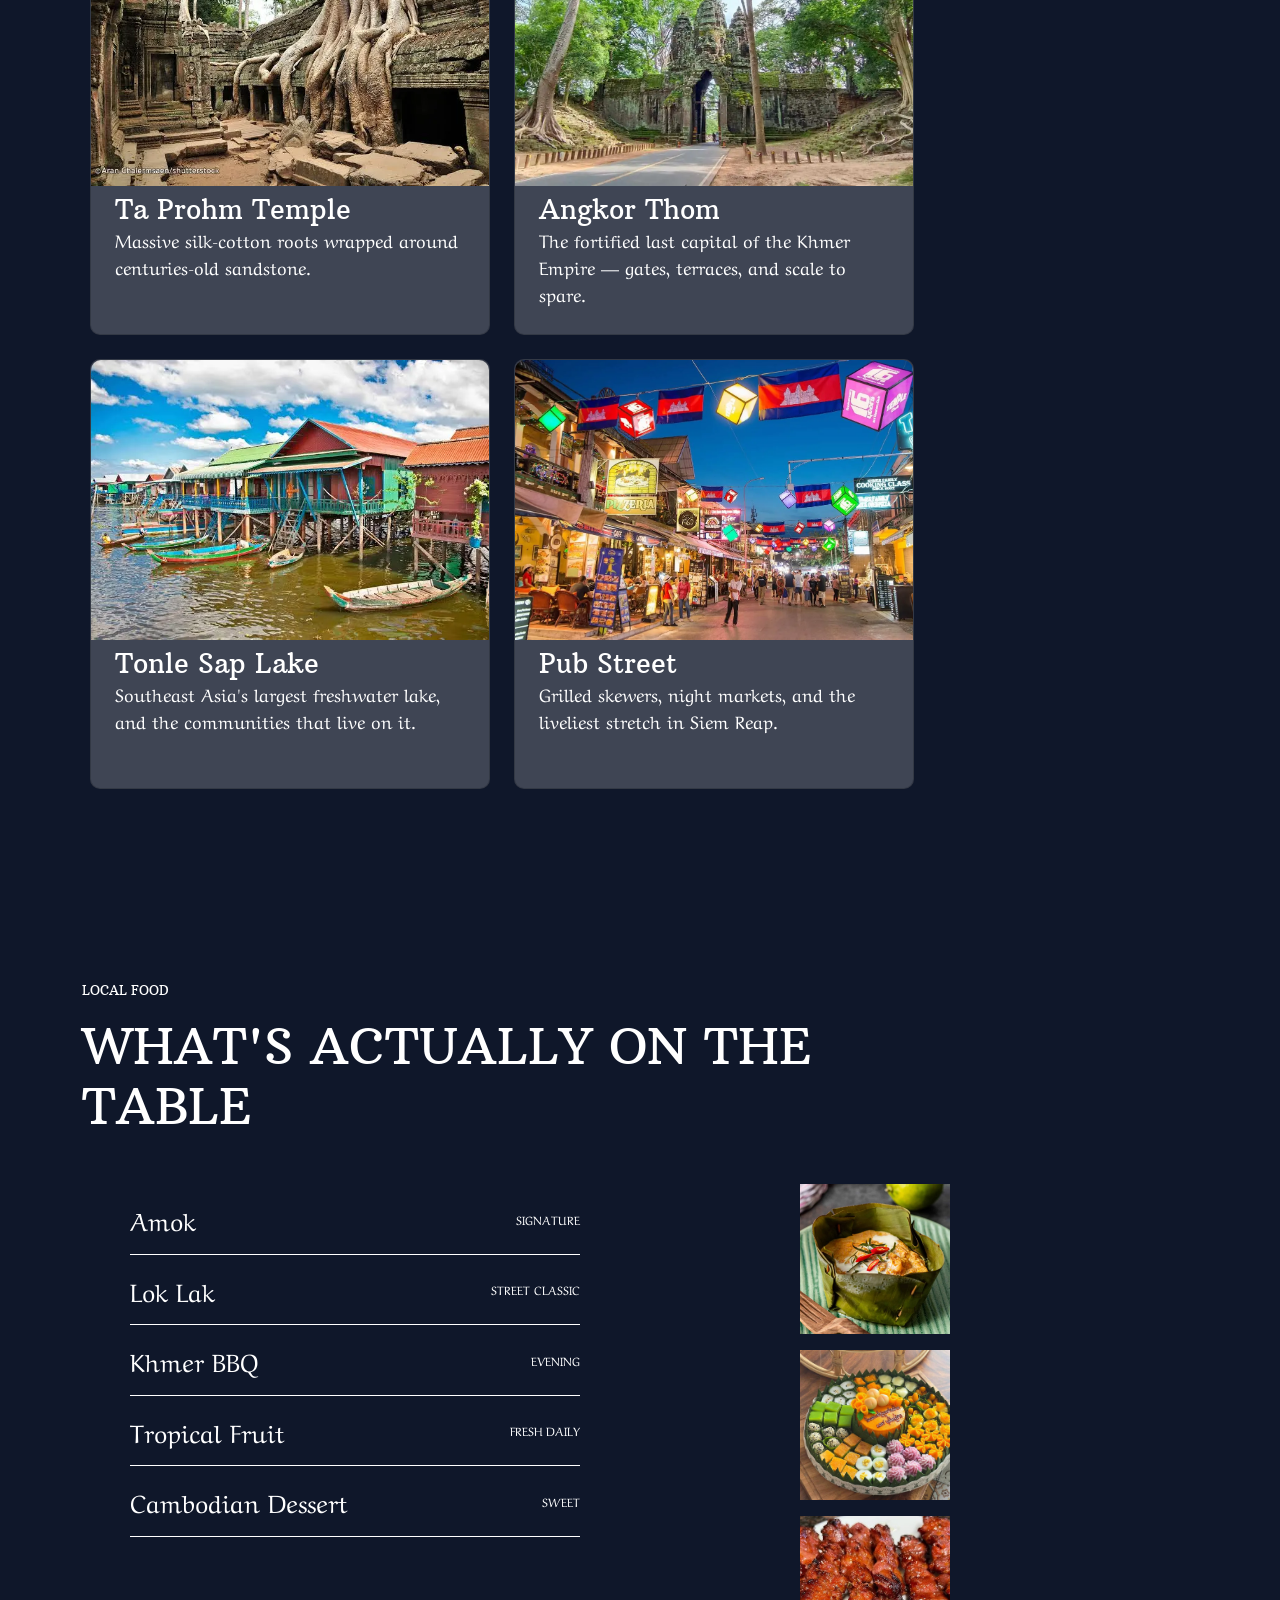
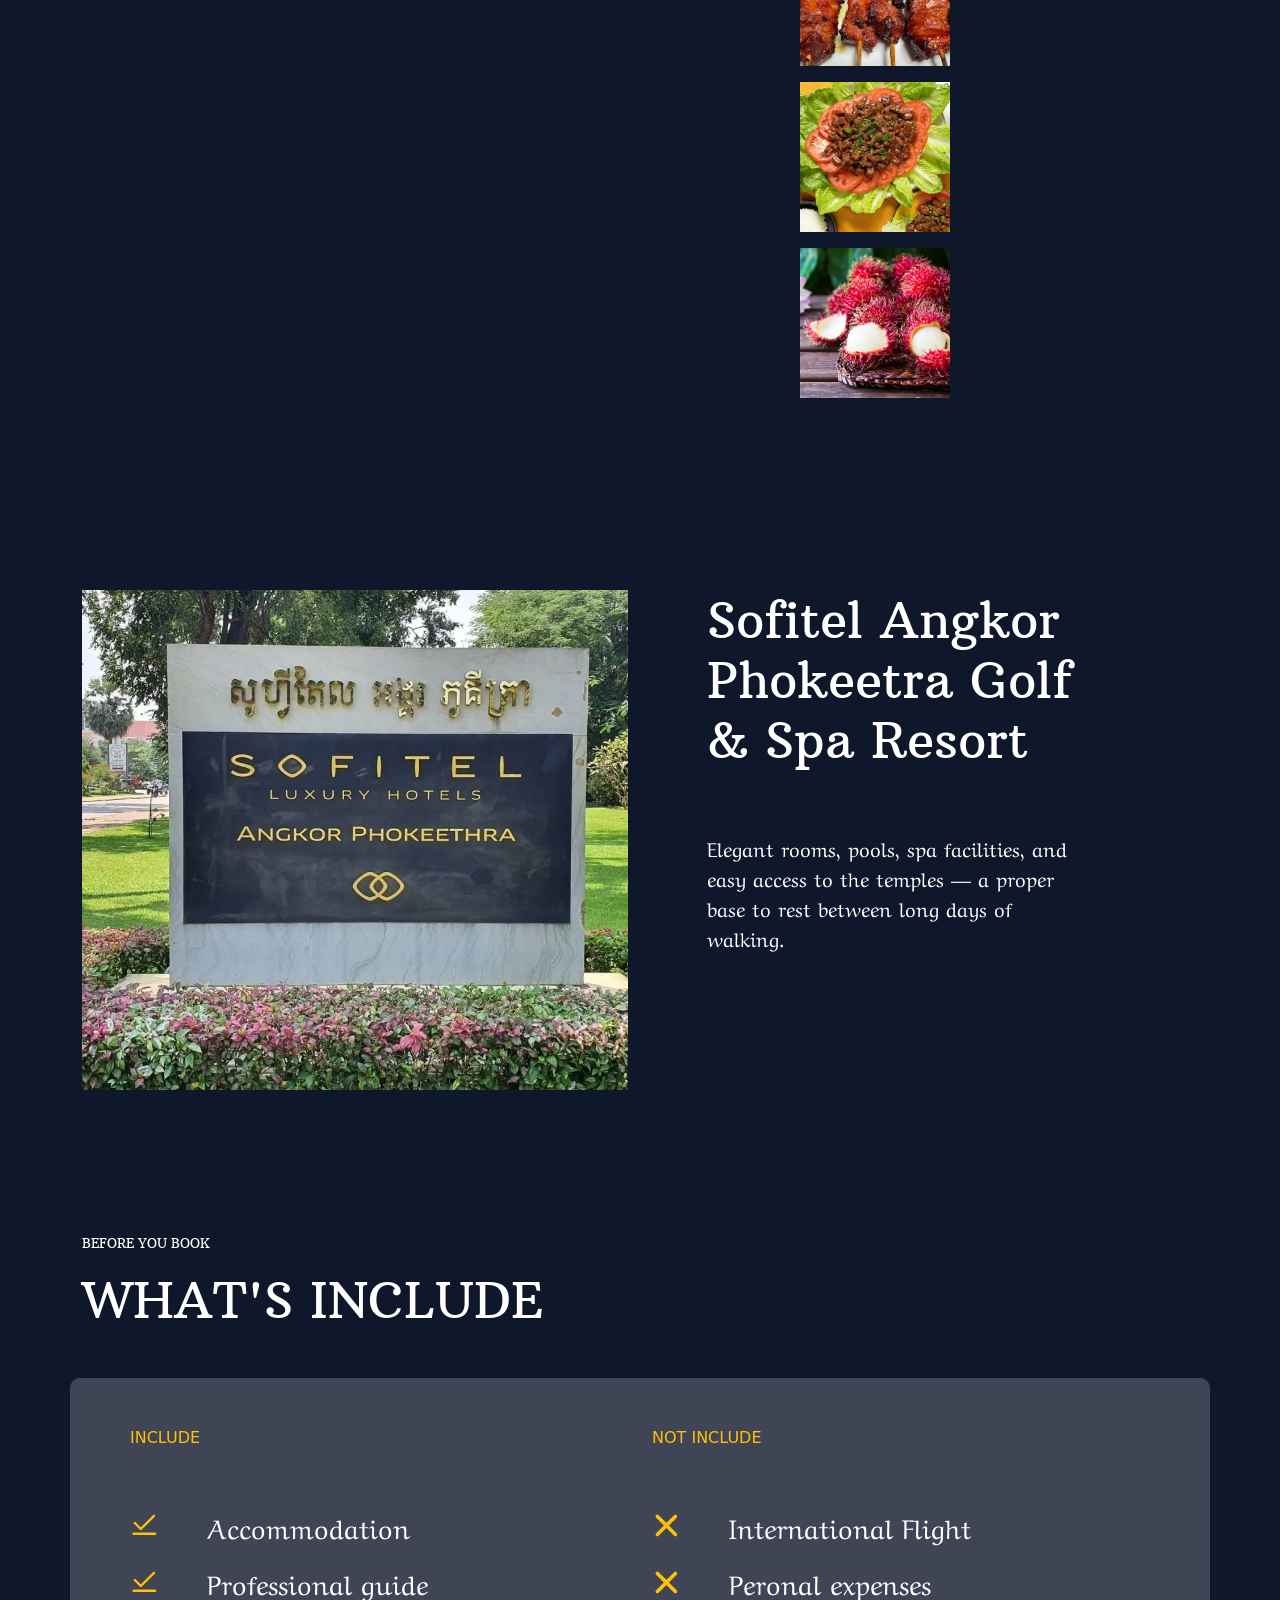
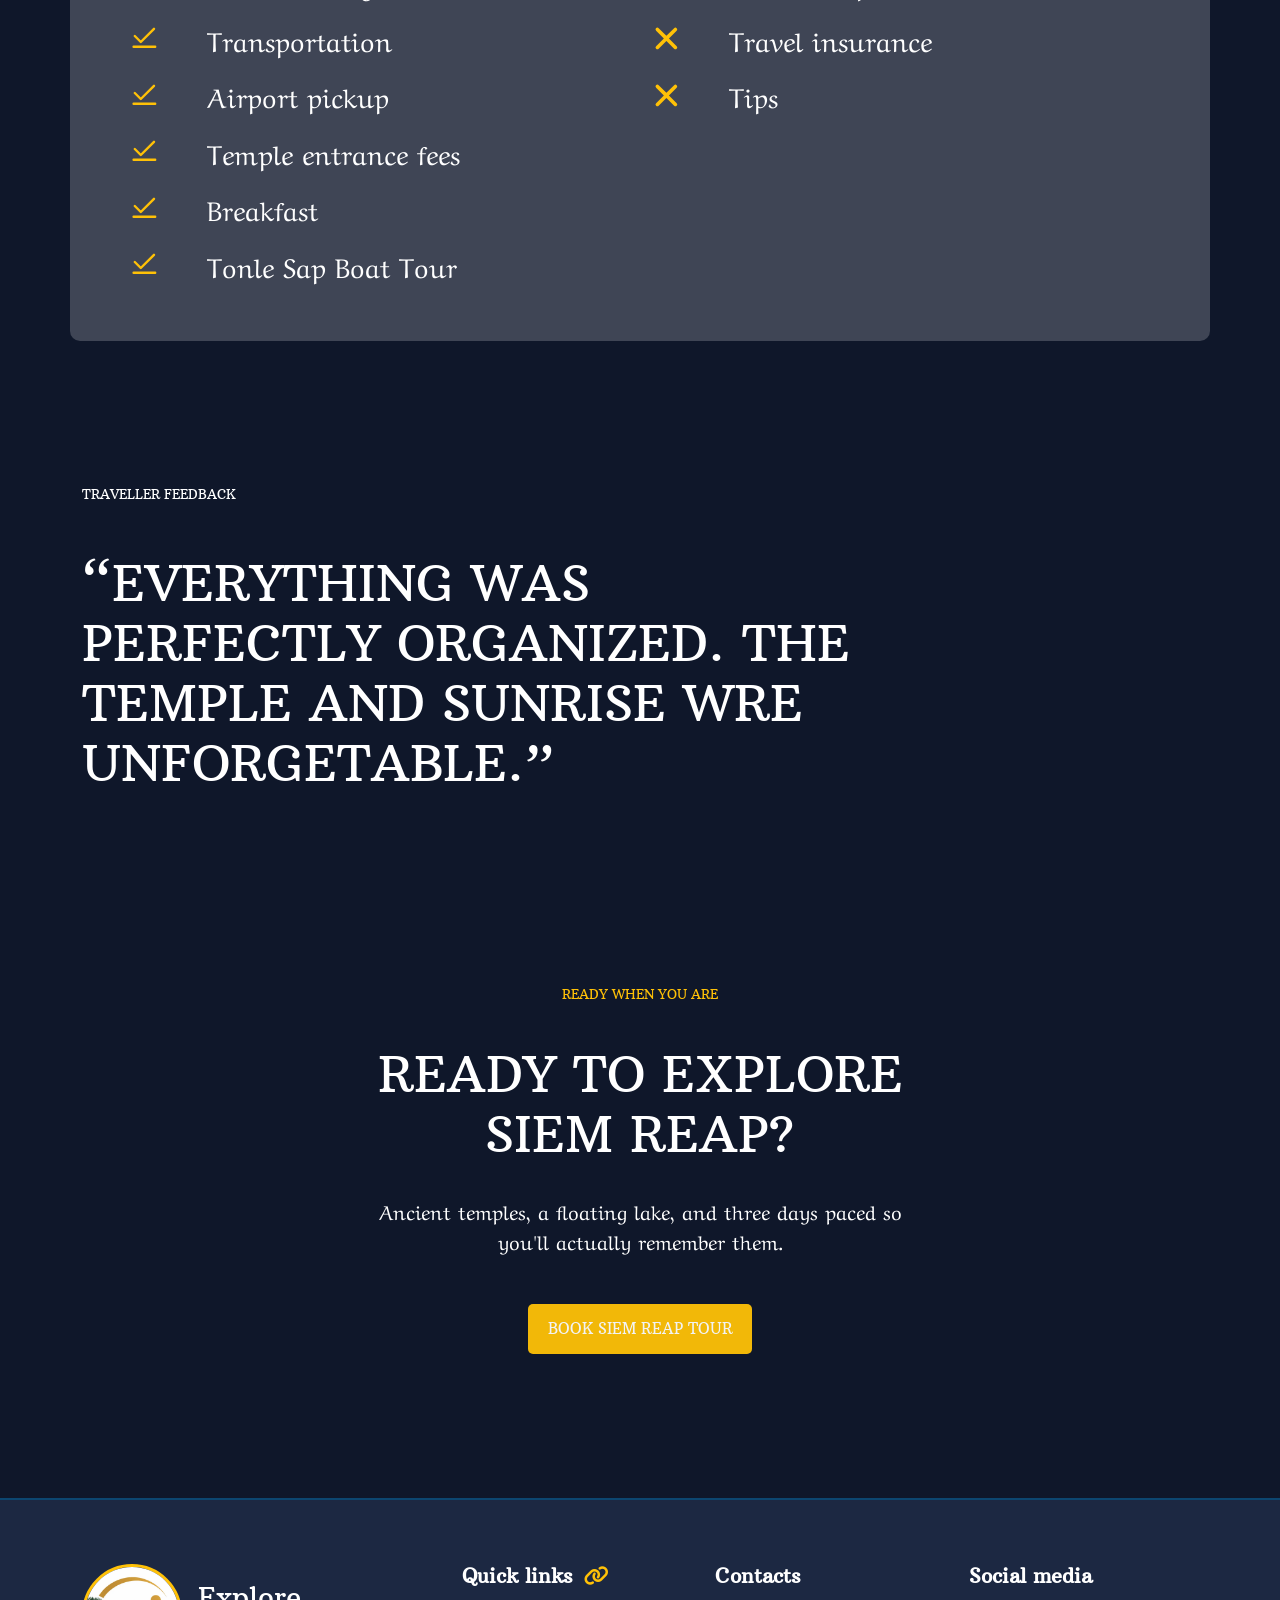
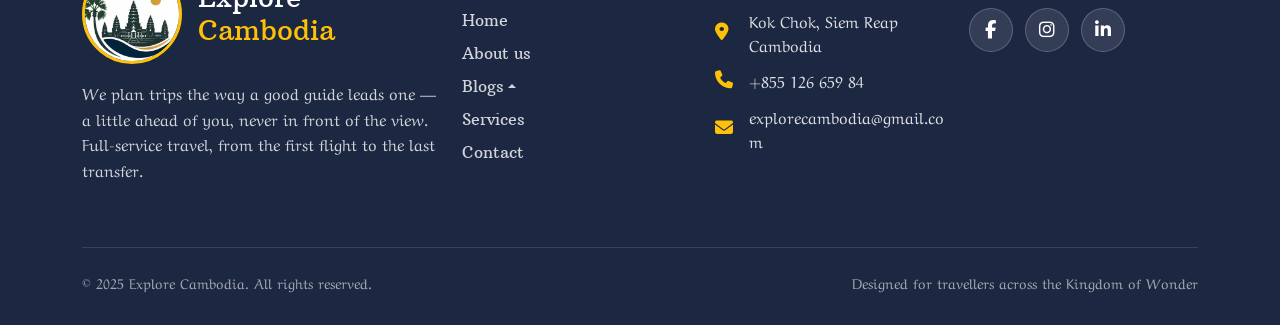
<file: Pages/siemreap.html>
<!doctype html>
<html lang="en">
  <head>
    <meta charset="UTF-8" />
    <meta name="viewport" content="width=device-width, initial-scale=1.0" />
    <meta property="og:type" content="website" />
    <meta property="og:url" content="https://explorecambodia.vercel.app/" />
    <meta property="og:title" content="Explore Cambodia Website" />
    <meta
      property="og:description"
      content="Welcome to Explore Cambodia Website."
    />
    <meta
      property="og:image"
      content="https://explorecambodia.vercel.app/asset/image/logo/Logo2(1).webp"
    />
    <link
      rel="icon"
      type="image/png"
      href="../asset/image/logo/Logo2(1).webp"
    />
    <link
      href="https://cdn.jsdelivr.net/npm/bootstrap@5.3.8/dist/css/bootstrap.min.css"
      rel="stylesheet"
    />
    <script src="https://cdn.jsdelivr.net/npm/bootstrap@5.3.3/dist/js/bootstrap.bundle.min.js"></script>
    <link rel="stylesheet" href="../css/style.css" />
    <link rel="preconnect" href="https://fonts.googleapis.com" />
    <link rel="preconnect" href="https://fonts.gstatic.com" crossorigin />
    <link
      href="https://fonts.googleapis.com/css2?family=Arbutus+Slab&family=Archivo+Black&family=Aref+Ruqaa:wght@400;700&family=Just+Another+Hand&display=swap"
      rel="stylesheet"
    />
    <link
      rel="stylesheet"
      href="https://cdnjs.cloudflare.com/ajax/libs/font-awesome/6.7.2/css/all.min.css"
    />
    <link rel="stylesheet" href="../css/blogs.css" />
    <title>Siem Reap Tour- Explore Cambodia</title>
  </head>
  <body>
    <div id="navbar"></div>
    <div class="siemreap-header">
      <img
        src="../asset/image/siemreap-image/TapromTemple.webp"
        alt=""
        class="siemreap-image"
      />
    </div>
    <div class="container siemreap-hero-title d-block">
      <div class="d-flex justify-content-between align-items-center">
        <span class="text-white siemreap-header-text text-uppercase">
          siem reap & angkor
        </span>
        <a
          href="./contact.html"
          class="siemreap-header-text-btn text-white text-uppercase"
          >book this tour</a
        >
      </div>
      <p class="text-warning text-uppercase siemreap-header-sub-text mt-3">
        cambodia . 3 days / 2 days
      </p>
      <h3 class="text-white text-uppercase siemreap-header-title">
        walk where <br />
        stone remembers <br />
        the sunrises.
      </h3>
      <p class="text-white siemreap-header-description mt-4">
        A private journey through Angkor's temples, the floating villages of
        Tonlé Sap, and the everyday life of Siem Reap — paced so you actually
        see it, not just pass through it.
      </p>
      <p class="text-white siemreap-header-description">See the day-by-day</p>
    </div>
    <div class="siemreap-header-bottom">
      <div class="row">
        <div class="col-3">
          <p
            class="text-warning text-uppercase text-center pt-3 siemreap-btm-title"
          >
            durations
          </p>
          <p class="text-white text-uppercase siemreap-btm-text text-center">
            3 days / 2 nights
          </p>
        </div>
        <div class="col-2">
          <p
            class="text-warning text-uppercase text-center pt-3 siemreap-btm-title"
          >
            location
          </p>
          <p class="text-white text-uppercase siemreap-btm-text text-center">
            siem reap, kh
          </p>
        </div>
        <div class="col-2">
          <p
            class="text-warning text-uppercase text-center pt-3 siemreap-btm-title"
          >
            transport
          </p>
          <p class="text-white text-uppercase siemreap-btm-text text-center">
            private van
          </p>
        </div>
        <div class="col-2">
          <p
            class="text-warning text-uppercase text-center pt-3 siemreap-btm-title"
          >
            stay
          </p>
          <p class="text-white text-uppercase siemreap-btm-text text-center">
            4 star hotel
          </p>
        </div>
        <div class="col-3">
          <p
            class="text-warning text-uppercase text-center pt-3 siemreap-btm-title"
          >
            best time
          </p>
          <p class="text-white text-uppercase siemreap-btm-text text-center">
            nov - feb
          </p>
        </div>
      </div>
    </div>
    <div class="container">
      <div class="d-block siemreap-visit-exper">
        <p class="text-white text-uppercase visit-experience">
          what you'll experience
        </p>
        <h2 class="text-white text-uppercase visit-exper-title">
          seven moment <br />worth flying for
        </h2>
        <p class="text-white visit-exper-sub-text ps-5">
          Not a checklist of sights — a set of experiences chosen for how
          they'll actually feel while you're standing in them.
        </p>
        <div
          class="mt-4 d-flex flex-wrap justify-content-start align-items-center gap-3 px-5"
        >
          <div class="visit-exper-card">
            <p class="text-warning visit-card-num ps-5">01</p>
            <p class="text-white visit-card-title text-capitalize ps-5">
              explore angkor wat
            </p>
            <p class="text-white px-5 visit-card-desription text-justify">
              Cambodia's most iconic temple, walked at the pace it deserves —
              not rushed through with a hundred other tour groups.
            </p>
          </div>
          <div class="visit-exper-card">
            <p class="text-warning visit-card-num ps-5">02</p>
            <p class="text-white visit-card-title text-capitalize ps-5">
              watch the sunrise
            </p>
            <p class="text-white px-5 visit-card-desription">
              Reflecting pools, silhouetted towers, and the first light of the
              day over the largest religious monument on earth.
            </p>
          </div>
          <div class="visit-exper-card">
            <p class="text-warning visit-card-num ps-5">03</p>
            <p class="text-white visit-card-title text-capitalize ps-5">
              discover bayon temple
            </p>
            <p class="text-white px-5 visit-card-desription">
              216 serene stone faces watch you from every direction inside the
              Angkor Thom complex.
            </p>
          </div>
          <div class="visit-exper-card">
            <p class="text-warning visit-card-num ps-5">04</p>
            <p class="text-white visit-card-title text-capitalize ps-5">
              visit ta prohm
            </p>
            <p class="text-white px-5 visit-card-desription">
              Silk-cotton roots swallow sandstone walls whole — the "Tomb Raider
              temple," reclaimed by the jungle.
            </p>
          </div>
          <div class="visit-exper-card">
            <p class="text-warning visit-card-num ps-5">05</p>
            <p class="text-white visit-card-title text-capitalize ps-5">
              explore tonle sap lake
            </p>
            <p class="text-white px-5 visit-card-desription">
              A slow boat past floating villages where entire communities live,
              fish, and trade on the water.
            </p>
          </div>
          <div class="visit-exper-card">
            <p class="text-warning visit-card-num ps-5">06</p>
            <p class="text-white visit-card-title text-capitalize ps-5">
              taste cambodian food
            </p>
            <p class="text-white px-5 visit-card-desription">
              Amok, lok lak, and the quiet confidence of Khmer cooking, well
              beyond the tourist menu.
            </p>
          </div>
          <div class="visit-exper-card">
            <p class="text-warning visit-card-num ps-5">07</p>
            <p class="text-white visit-card-title text-capitalize ps-5">
              experience pub street
            </p>
            <p class="text-white px-5 visit-card-desription">
              Siem Reap after dark — food stalls, night markets, and the town's
              unmistakable evening hum.
            </p>
          </div>
        </div>
      </div>
    </div>
    <div class="container">
      <div class="d-block siemreap-journey">
        <p class="journey-header text-white text-uppercase">your journey</p>
        <h2 class="text-white text-uppercase journey-title">
          THREE DAYS, LAID OUT LIKE THE TEMPLE RELIEF
        </h2>
        <p class="text-white journey-sub-text pt-3">
          Read left to right, top to bottom — exactly how each day unfolds, stop
          by stop.
        </p>
        <div
          class="d-flex justify-content-center align-items-center days-buttons"
        >
          <button class="day-btn active" data-day="1">
            <p class="text-warning day-btn-title text-center px-4">Day 01</p>
            <p
              class="text-white text-center text-uppercase day-btn-sub-text px-4 pb-3"
            >
              arrival & local life
            </p>
          </button>
          <button class="day-btn active" data-day="2">
            <p class="text-warning day-btn-title text-center px-4">Day 02</p>
            <p
              class="text-white text-center text-uppercase day-btn-sub-text px-4 pb-3"
            >
              angkor temple adventure
            </p>
          </button>
          <button class="day-btn active" data-day="3">
            <p class="text-warning day-btn-title text-center px-4">Day 03</p>
            <p
              class="text-white text-center text-uppercase day-btn-sub-text px-4 pb-3"
            >
              tonle sap & parture
            </p>
          </button>
        </div>
        <div class="day-panel active" data-day="1">
          <div class="tablet">
            <div class="tablet-side">
              <h3
                class="text-white tablet-text-title text-uppercase text-start"
              >
                arrival & <br />local life
              </h3>
              <p class="text-white tablet-sub-text">
                Settle in and get your first real taste of Siem Reap before the
                temples begin tomorrow.
              </p>
            </div>
            <div class="relief">
              <div class="stop">
                <div class="time text-warning text-uppercase">On Arrival</div>
                <h4 class="text-white time-title">Airport Pickup</h4>
                <p class="text-white time-text">
                  Your guide meets you at Siem Reap International — no queues,
                  no guesswork.
                </p>
              </div>
              <div class="stop">
                <div class="time text-warning text-uppercase">
                  early afternoon
                </div>
                <h4 class="text-white time-title">Hotel Check-In</h4>
                <p class="text-white time-text">
                  Settle into the Sofitel and shake off the flight.
                </p>
              </div>
              <div class="stop">
                <div class="time text-warning text-uppercase">afternoon</div>
                <h4 class="text-white time-title">Lunch</h4>
                <p class="text-white time-text">
                  A relaxed introduction to Khmer flavors near the hotel.
                </p>
              </div>
              <div class="stop">
                <div class="time text-warning text-uppercase">
                  late afternoon
                </div>
                <h4 class="text-white time-title">Explore Local Market</h4>
                <p class="text-white time-text">
                  Wander the Old Market's stalls of silk, spice, and street
                  food.
                </p>
              </div>
              <div class="stop">
                <div class="time text-warning text-uppercase">Evening</div>
                <h4 class="text-white time-title">Pub Street & Dinner</h4>
                <p class="text-white time-text">
                  Siem Reap's neon heart — grilled skewers, live music, and the
                  night market next door.
                </p>
              </div>
            </div>
          </div>
        </div>
        <div class="day-panel" data-day="2">
          <div class="tablet">
            <div class="tablet-side">
              <h3 class="text-white tablet-text-title text-uppercase">
                Angkor Temple Adenture
              </h3>
              <p class="text-white tablet-sub-text">
                The reason you booked this trip — a full day among the temples,
                timed around the light.
              </p>
            </div>
            <div class="relief">
              <div class="stop">
                <div class="time text-warning">5:00 AM</div>
                <h4 class="text-white text-capitalize time-title">
                  Angkor Wat Sunrise
                </h4>
                <p class="text-white time-text">
                  First light over the towers, from the reflecting pool, befire
                  the crowds arrive.
                </p>
              </div>
              <div class="stop">
                <div class="time text-warning text-uppercase">morning</div>
                <h4 class="text-white text-capitalize time-title">
                  bayon temple
                </h4>
                <p class="text-white time-text">
                  216 stone faces, endlessly photographed and still somehow
                  surprising in the person
                </p>
              </div>
              <div class="stop">
                <div class="time text-warning text-uppercase">Late morning</div>
                <h4 class="text-white text-capitalize time-title">Ta prohm</h4>
                <p class="text-white text-time">
                  Roots the size of buildings, growing straight through the
                  stonework.
                </p>
              </div>
              <div class="stop">
                <div class="time text-warning text-uppercase">midday</div>
                <h4 class="text-white text-capitalize time-title">
                  khmer lunch
                </h4>
                <p class="text-white time-text">
                  A proper break in the shade before the afternoon temples
                </p>
              </div>
              <div class="stop">
                <div class="time text-warning text-uppercase">afternoon</div>
                <h4 class="text-white text-capitalize time-title">
                  angkor thom
                </h4>
                <p class="text-white time-text">
                  The walled royal city - gates, terrances, and the scale of a
                  lost capital.
                </p>
              </div>
              <div class="stop">
                <div class="time text-warning text-uppercase">evening</div>
                <h4 class="text-white text-capitalize time-title">
                  return to hotel
                </h4>
                <p class="text-white time-text">
                  Back to the Sofitel to rest before tomorrow's boat trip.
                </p>
              </div>
            </div>
          </div>
        </div>
        <div class="day-panel" data-day="3">
          <div class="tablet">
            <div class="tablet-side">
              <h3 class="text-white tablet-text-title text-uppercase">
                Tonle sap & Departure
              </h3>
              <p class="text-white tablet-sub-text">
                A slower final morning on the water, then home with time to
                spare.
              </p>
            </div>
            <div class="relief">
              <div class="stop">
                <div class="time text-warning text-uppercase">Morning</div>
                <h4 class="text-white text-capitalize time-title">Breakfast</h4>
                <p class="text-white time-text">
                  An easy start at the hotel before heading out to the lake.
                </p>
              </div>
              <div class="stop">
                <div class="time text-warning text-uppercase">wid-morning</div>
                <h4 class="text-white text-capitalize time-title">
                  Tonle sap boat tour
                </h4>
                <p class="text-white time-text">
                  Floating village, houseboats, and daily life on Southeast
                  Asia's largest lake.
                </p>
              </div>
              <div class="stop">
                <div class="time text-warning text-uppercase">midday</div>
                <h4 class="text-white text-capitalize time-title">
                  Local lunch
                </h4>
                <p class="text-white time-text">
                  Lakeside food before heading back into town.
                </p>
              </div>
              <div class="stop">
                <div class="time text-uppercase text-warning">
                  early afternoon
                </div>
                <h4 class="text-white text-capitalize time-title">
                  Souvenir Shopping
                </h4>
                <p class="text-white time-text">
                  Last stop at the market for silk scarves, carvings, and Kompot
                  pepper.
                </p>
              </div>
              <div class="stop">
                <div class="time text-uppercase text-warning">
                  late afternoon
                </div>
                <h4 class="text-white text-capitalize time-title">
                  airport transfer
                </h4>
                <p class="text-white time-text">
                  Dropped off in good time for your onward flight.
                </p>
              </div>
            </div>
          </div>
        </div>
      </div>
    </div>
    <div class="container">
      <div class="d-block">
        <p class="text-white place-header text-uppercase">Place You'll Visit</p>
        <h4 class="text-white place-visit-title text-uppercase">
          six places, each worth its own afternoon.
        </h4>
        <div
          class="d-flex justify-content-start align-items-center flex-wrap gap-4 my-5 py-5 px-2"
        >
          <div class="card place-cards">
            <img
              src="../asset/image/siemreap-image/ag.webp"
              alt="Angkor Wat"
              class="card-img-top place-image"
            />
            <h3
              class="card-title place-title-card text-white text-capitalize px-4 pt-2"
            >
              angkor wat
            </h3>
            <p class="card-text text-white px-4 place-text-card">
              The largest religious monument in the world, and still the moment
              travelers remember most.
            </p>
          </div>
          <div class="card place-cards">
            <img
              src="../asset/image/siemreap-image/bAYONtEMPLE.webp"
              alt="Angkor Wat"
              class="card-img-top place-image"
            />
            <h3
              class="card-title place-title-card text-white text-capitalize px-4 pt-2"
            >
              Bayon temple
            </h3>
            <p class="card-text text-white px-4 place-text-card">
              Serene stone faces on every tower, gazing out in all four
              directions.
            </p>
          </div>
          <div class="card place-cards">
            <img
              src="../asset/image/siemreap-image/Ta_Prohm.webp"
              alt="TaProhm Temple"
              class="card-img-top place-image"
            />
            <h3
              class="card-title place-title-card text-white text-capitalize px-4 pt-2"
            >
              ta prohm temple
            </h3>
            <p class="card-text text-white px-4 place-text-card">
              Massive silk-cotton roots wrapped around centuries-old sandstone.
            </p>
          </div>
          <div class="card place-cards">
            <img
              src="../asset/image/siemreap-image/Angkor_Thom.webp"
              alt="Angkor Thom "
              class="card-img-top place-image"
            />
            <h3
              class="card-title place-title-card text-white text-capitalize px-4 pt-2"
            >
              Angkor Thom
            </h3>
            <p class="card-text text-white px-4 place-text-card">
              The fortified last capital of the Khmer Empire — gates, terraces,
              and scale to spare.
            </p>
          </div>
          <div class="card place-cards">
            <img
              src="../asset/image/siemreap-image/Tonle_Sap_Lake.webp"
              alt="Tonle Sap Lake"
              class="card-img-top place-image"
            />
            <h3
              class="card-title place-title-card text-white text-capitalize px-4 pt-2"
            >
              Tonle Sap Lake
            </h3>
            <p class="card-text text-white px-4 place-text-card">
              Southeast Asia's largest freshwater lake, and the communities that
              live on it.
            </p>
          </div>
          <div class="card place-cards">
            <img
              src="../asset/image/siemreap-image/pubstreet.webp"
              alt="Pub Street"
              class="card-img-top place-image"
            />
            <h3
              class="card-title place-title-card text-white text-capitalize px-4 pt-2"
            >
              Pub Street
            </h3>
            <p class="card-text text-white px-4 place-text-card">
              Grilled skewers, night markets, and the liveliest stretch in Siem
              Reap.
            </p>
          </div>
        </div>
      </div>
    </div>
    <div class="container">
      <div class="d-block my-5 py-5">
        <p class="text-white text-uppercase food-header">local food</p>
        <h4 class="text-white text-uppercase food-title mb-5">
          what's actually on the table
        </h4>
        <div class="row">
          <div class="col-6">
            <div class="d-block">
              <div
                class="d-flex align-items-center justify-content-between mx-5 pt-3 food-info"
              >
                <p class="text-white food-name">Amok</p>
                <p class="text-white food-desc text-uppercase">signature</p>
              </div>
              <div
                class="d-flex align-items-center justify-content-between mx-5 pt-3 food-info"
              >
                <p class="text-white food-name">Lok Lak</p>
                <p class="text-white food-desc text-uppercase">
                  street classic
                </p>
              </div>
              <div
                class="d-flex align-items-center justify-content-between mx-5 pt-3 food-info"
              >
                <p class="text-white food-name">Khmer BBQ</p>
                <p class="text-white food-desc text-uppercase">evening</p>
              </div>
              <div
                class="d-flex align-items-center justify-content-between mx-5 pt-3 food-info"
              >
                <p class="text-white food-name">Tropical Fruit</p>
                <p class="text-white food-desc text-uppercase">fresh daily</p>
              </div>
              <div
                class="d-flex align-items-center justify-content-between mx-5 pt-3 food-info"
              >
                <p class="text-white food-name">Cambodian Dessert</p>
                <p class="text-white food-desc text-uppercase">sweet</p>
              </div>
            </div>
          </div>
          <div class="col-6">
            <div
              class="d-flex align-items-center justify-content-start mx-5 gap-3 flex-wrap food-images"
            >
              <img
                src="../asset/image/food/Fish_Amok.webp"
                alt="Fish Amok"
                class="food-image object-fit-cover"
              />
              <img
                src="../asset/image/food/Cambodia_Desserts.webp"
                alt="Khmer Dessert"
                class="food-image object-fit-cover"
              />
              <img
                src="../asset/image/food/KhmerBBQ.webp"
                alt="Khmer BBQ"
                class="food-image object-fit-cover"
              />
              <img
                src="../asset/image/food/LokLak.webp"
                alt="Lok Lak Food"
                class="food-image object-fit-cover"
              />
              <img
                src="../asset/image/food/Tropical_Fruit.webp"
                alt="Tropical Fruit"
                class="food-image object-fit-cover"
              />
            </div>
          </div>
        </div>
      </div>
    </div>
    <div class="container my-5 py-5">
      <div class="row">
        <div class="col-6">
          <img
            src="../asset/image/service-page/sofitel1.webp"
            alt="Sofitel Hotel"
            class="object-fit-cover hotel-image"
          />
        </div>
        <div class="col-6">
          <h4 class="text-white hotel-title text-capitalize">
            Sofitel angkor phokeetra golf & spa resort
          </h4>
          <p class="text-white hotel-desc">
            Elegant rooms, pools, spa facilities, and easy access to the temples
            — a proper base to rest between long days of walking.
          </p>
        </div>
      </div>
    </div>
    <div class="container my-5 py-5">
      <p class="text-white text-uppercase include-text">before you book</p>
      <h4 class="text-white text-uppercase include-title mb-5">
        what's include
      </h4>
      <div class="row include-card">
        <div class="col-6">
          <div class="ps-5 pb-5">
            <p class="text-warning text-uppercase include-head my-5">include</p>
            <div class="d-block text-center">
              <div
                class="d-flex align-items-center justify-content-start gap-5 py-2"
              >
                <svg
                  xmlns="http://www.w3.org/2000/svg"
                  width="1.8em"
                  height="1.8em"
                  viewBox="0 0 24 24"
                  class="text-warning"
                >
                  <path d="M0 0h24v24H0z" fill="none" />
                  <path
                    fill="none"
                    stroke="currentColor"
                    stroke-linecap="round"
                    stroke-linejoin="round"
                    stroke-width="2"
                    d="M20 4L9 15m12 4H3m6-4l-5-5"
                  />
                </svg>
                <span class="text-white include-list">Accommodation</span>
              </div>
              <div
                class="d-flex align-items-center justify-content-start gap-5 py-2"
              >
                <svg
                  xmlns="http://www.w3.org/2000/svg"
                  width="1.8em"
                  height="1.8em"
                  viewBox="0 0 24 24"
                  class="text-warning"
                >
                  <path d="M0 0h24v24H0z" fill="none" />
                  <path
                    fill="none"
                    stroke="currentColor"
                    stroke-linecap="round"
                    stroke-linejoin="round"
                    stroke-width="2"
                    d="M20 4L9 15m12 4H3m6-4l-5-5"
                  />
                </svg>
                <span class="text-white include-list">Professional guide</span>
              </div>
              <div
                class="d-flex align-items-center justify-content-start gap-5 py-2"
              >
                <svg
                  xmlns="http://www.w3.org/2000/svg"
                  width="1.8em"
                  height="1.8em"
                  viewBox="0 0 24 24"
                  class="text-warning"
                >
                  <path d="M0 0h24v24H0z" fill="none" />
                  <path
                    fill="none"
                    stroke="currentColor"
                    stroke-linecap="round"
                    stroke-linejoin="round"
                    stroke-width="2"
                    d="M20 4L9 15m12 4H3m6-4l-5-5"
                  />
                </svg>
                <span class="text-white include-list">Transportation</span>
              </div>
              <div
                class="d-flex align-items-center justify-content-start gap-5 py-2"
              >
                <svg
                  xmlns="http://www.w3.org/2000/svg"
                  width="1.8em"
                  height="1.8em"
                  viewBox="0 0 24 24"
                  class="text-warning"
                >
                  <path d="M0 0h24v24H0z" fill="none" />
                  <path
                    fill="none"
                    stroke="currentColor"
                    stroke-linecap="round"
                    stroke-linejoin="round"
                    stroke-width="2"
                    d="M20 4L9 15m12 4H3m6-4l-5-5"
                  />
                </svg>
                <span class="text-white include-list">Airport pickup</span>
              </div>
              <div
                class="d-flex align-items-center justify-content-start gap-5 py-2"
              >
                <svg
                  xmlns="http://www.w3.org/2000/svg"
                  width="1.8em"
                  height="1.8em"
                  viewBox="0 0 24 24"
                  class="text-warning"
                >
                  <path d="M0 0h24v24H0z" fill="none" />
                  <path
                    fill="none"
                    stroke="currentColor"
                    stroke-linecap="round"
                    stroke-linejoin="round"
                    stroke-width="2"
                    d="M20 4L9 15m12 4H3m6-4l-5-5"
                  />
                </svg>
                <span class="text-white include-list"
                  >Temple entrance fees</span
                >
              </div>
              <div
                class="d-flex align-items-center justify-content-start gap-5 py-2"
              >
                <svg
                  xmlns="http://www.w3.org/2000/svg"
                  width="1.8em"
                  height="1.8em"
                  viewBox="0 0 24 24"
                  class="text-warning"
                >
                  <path d="M0 0h24v24H0z" fill="none" />
                  <path
                    fill="none"
                    stroke="currentColor"
                    stroke-linecap="round"
                    stroke-linejoin="round"
                    stroke-width="2"
                    d="M20 4L9 15m12 4H3m6-4l-5-5"
                  />
                </svg>
                <span class="text-white include-list">Breakfast</span>
              </div>
              <div
                class="d-flex align-items-center justify-content-start gap-5 py-2"
              >
                <svg
                  xmlns="http://www.w3.org/2000/svg"
                  width="1.8em"
                  height="1.8em"
                  viewBox="0 0 24 24"
                  class="text-warning"
                >
                  <path d="M0 0h24v24H0z" fill="none" />
                  <path
                    fill="none"
                    stroke="currentColor"
                    stroke-linecap="round"
                    stroke-linejoin="round"
                    stroke-width="2"
                    d="M20 4L9 15m12 4H3m6-4l-5-5"
                  />
                </svg>
                <span class="text-white include-list">Tonle Sap Boat Tour</span>
              </div>
            </div>
          </div>
        </div>
        <div class="col-6">
          <div class="">
            <p class="text-warning text-uppercase include-head my-5">
              Not include
            </p>
            <div
              class="d-flex align-items-center justify-content-start gap-5 py-2"
            >
              <svg
                xmlns="http://www.w3.org/2000/svg"
                width="1.8em"
                height="1.8em"
                viewBox="0 0 16 16"
                class="text-warning"
              >
                <path d="M0 0h16v16H0z" fill="none" />
                <path
                  fill="currentColor"
                  d="M12.293 2.293a1 1 0 0 1 1.414 1.414L9.414 8l4.293 4.293a1 1 0 1 1-1.414 1.414L8 9.414l-4.293 4.293a1 1 0 1 1-1.414-1.414L6.586 8L2.293 3.707a1 1 0 1 1 1.414-1.414L8 6.586z"
                />
              </svg>
              <span class="text-white include-list">International Flight</span>
            </div>
            <div
              class="d-flex align-items-center justify-content-start gap-5 py-2"
            >
              <svg
                xmlns="http://www.w3.org/2000/svg"
                width="1.8em"
                height="1.8em"
                viewBox="0 0 16 16"
                class="text-warning"
              >
                <path d="M0 0h16v16H0z" fill="none" />
                <path
                  fill="currentColor"
                  d="M12.293 2.293a1 1 0 0 1 1.414 1.414L9.414 8l4.293 4.293a1 1 0 1 1-1.414 1.414L8 9.414l-4.293 4.293a1 1 0 1 1-1.414-1.414L6.586 8L2.293 3.707a1 1 0 1 1 1.414-1.414L8 6.586z"
                />
              </svg>
              <span class="text-white include-list">Peronal expenses</span>
            </div>
            <div
              class="d-flex align-items-center justify-content-start gap-5 py-2"
            >
              <svg
                xmlns="http://www.w3.org/2000/svg"
                width="1.8em"
                height="1.8em"
                viewBox="0 0 16 16"
                class="text-warning"
              >
                <path d="M0 0h16v16H0z" fill="none" />
                <path
                  fill="currentColor"
                  d="M12.293 2.293a1 1 0 0 1 1.414 1.414L9.414 8l4.293 4.293a1 1 0 1 1-1.414 1.414L8 9.414l-4.293 4.293a1 1 0 1 1-1.414-1.414L6.586 8L2.293 3.707a1 1 0 1 1 1.414-1.414L8 6.586z"
                />
              </svg>
              <span class="text-white include-list">Travel insurance</span>
            </div>
            <div
              class="d-flex align-items-center justify-content-start gap-5 py-2"
            >
              <svg
                xmlns="http://www.w3.org/2000/svg"
                width="1.8em"
                height="1.8em"
                viewBox="0 0 16 16"
                class="text-warning"
              >
                <path d="M0 0h16v16H0z" fill="none" />
                <path
                  fill="currentColor"
                  d="M12.293 2.293a1 1 0 0 1 1.414 1.414L9.414 8l4.293 4.293a1 1 0 1 1-1.414 1.414L8 9.414l-4.293 4.293a1 1 0 1 1-1.414-1.414L6.586 8L2.293 3.707a1 1 0 1 1 1.414-1.414L8 6.586z"
                />
              </svg>
              <span class="text-white include-list">Tips</span>
            </div>
          </div>
        </div>
      </div>
    </div>
    <div class="container my-5 py-5">
      <div class="d-block">
        <p class="text-white feedback text-uppercase">traveller feedback</p>
        <h3 class="text-white feedback-text my-5">
          “EVERYTHING WAS PERFECTLY ORGANIZED. THE TEMPLE AND SUNRISE WRE
          UNFORGETABLE.”
        </h3>
      </div>
    </div>
    <div class="container my-5 py-5">
      <div class="d-block">
        <p class="book-text text-uppercase text-warning text-center">
          ready when you are
        </p>
        <h3 class="text-white book-title text-center text-uppercase py-4">
          ready to explore siem reap?
        </h3>
        <p class="text-white book-desc text-center">
          Ancient temples, a floating lake, and three days paced so you'll
          actually remember them.
        </p>
        <a href="../Pages/contact.html" class="book-btn text-uppercase my-5"
          ><span class="text-white btn-text">book siem reap tour</span></a
        >
      </div>
    </div>
    <div id="footer"></div>
  </body>
  <script src="../js/include.js"></script>
  <script src="../js/Blog_day.js"></script>
</html>
</file>
<file: css/style.css>
@import url("variables.css");
@import url("footer.css");
@import url("review.css");
@import url("responsive.css");
@import url("blog_responsive.css");
@import url("service_responsive.css");
@import url("contact_responsive.css");
@import url("about.css");

* {
  box-sizing: border-box;
}
html,
body {
  margin: 0;
  padding: 0;
  background-color: var(--bg-color);
  color: var(--text-white);
  overflow-x: hidden;
}
img {
  max-width: 100%;
}

/* ---------- Navbar ---------- */
.my-nav {
  border-bottom: 3px solid var(--line-color);
  background-color: var(--medium-blue) !important;
  backdrop-filter: blur(12px);
  -webkit-backdrop-filter: blur(12px);
  z-index: 1050;
}
.nav-image {
  width: 48px;
  height: 48px;
  object-fit: cover;
}
.com-name {
  font-family: var(--font-arbutus);
  font-size: 1.5rem;
  margin-bottom: 0;
}
.cambodia {
  color: var(--text-primary);
}
.pg-link {
  font-family: var(--font-arbutus);
  color: var(--text-white) !important;
  transition:
    color 0.2s ease,
    border-color 0.2s ease;
  padding: 0.5rem 1rem !important;
  border-bottom: 2px solid transparent;
}
.pg-link:hover {
  color: var(--text-primary) !important;
  border-bottom: 2px solid var(--text-primary);
}
.navbar-toggler {
  border-color: var(--line-color);
}
.navbar-toggler-icon {
  filter: invert(1);
}
.dropdown-menu {
  background-color: var(--medium-blue);
  border: 1px solid var(--line-color);
  border-radius: 12px;
}
.dropdown-item {
  color: var(--text-white);
  font-family: var(--font-arbutus);
}
.dropdown-item:hover {
  background-color: rgba(var(--white), 0.1);
  color: var(--text-primary);
}

/* ---------- Hero ---------- */
.hero-header {
  position: relative;
  min-height: 85vh;
  display: flex;
  align-items: center;
  padding-top: 80px;
  overflow: hidden;
}
.hero-image-container {
  position: absolute;
  inset: 0;
  width: 100%;
  height: 100%;
  overflow: hidden;
  z-index: 0;
}
.hero-image-container::after {
  content: "";
  position: absolute;
  inset: 0;
  background: linear-gradient(
    to right,
    rgba(15, 23, 42, 0.95) 0%,
    rgba(15, 23, 42, 0.85) 35%,
    rgba(15, 23, 42, 0.6) 65%,
    rgba(15, 23, 42, 0.4) 100%
  );
  pointer-events: none;
  z-index: 1;
}
.home-image {
  width: 100%;
  height: 100%;
  object-fit: cover;
  display: block;
  object-position: center;
  transform: scaleX(-1);
  user-select: none;
  opacity: 0.75;
}
.hero-text {
  position: relative;
  z-index: 2;
  padding-top: 3rem;
  padding-bottom: 3rem;
}
.head-text {
  color: var(--text-primary);
  font-family: var(--font-heading);
  font-size: clamp(2.5rem, 6vw, var(--header-text));
  font-weight: bold;
  line-height: 1.1;
}
.sub-hero-text {
  font-family: var(--font-primary);
  font-size: clamp(1.5rem, 3.5vw, var(--sub-header-text));
  margin-bottom: 0.25rem;
}
.sub1-hero-text {
  font-family: var(--font-heading);
  font-size: clamp(1.2rem, 2.5vw, 30px);
  max-width: 600px;
  opacity: 0.95;
}
.hero-buttons {
  max-width: 520px;
  width: 100%;
  margin-top: 2rem;
}
.btn-about,
.btn-book {
  font-family: var(--font-arbutus);
  font-size: 18px;
  text-decoration: none;
  color: var(--text-white);
  width: 100%;
  max-width: 230px;
  height: 52px;
  display: flex;
  align-items: center;
  justify-content: center;
  transition:
    transform 0.2s ease,
    box-shadow 0.2s ease;
}
.btn-about:hover,
.btn-book:hover {
  transform: translateY(-2px);
  color: var(--text-white);
}
.btn-about {
  background-color: rgba(66, 100, 182, 0.5);
  backdrop-filter: blur(8px);
  -webkit-backdrop-filter: blur(8px);
  border-radius: var(--btn-radius);
  border: 2px solid var(--line-color);
}
.btn-book {
  background-color: var(--text-primary);
  color: #0f172a !important;
  font-weight: bold;
  border-radius: var(--btn-radius);
  backdrop-filter: blur(50px);
  box-shadow: 0 4px 20px rgba(255, 193, 7, 0.35);
}

/* ---------- Home hero: full image under the navbar (ADDED) ----------
   Only the home page hero (<section id="about" class="hero-header">).
   The image is shown FULL (not cropped) at its natural height, and the
   text is laid over it, centered. Text sizes stay as above on large
   screens; responsive.css makes them smaller on small devices. */
#about.hero-header {
  --home-nav-h: 76px; /* navbar height; change if yours is different */
  display: block;
  height: auto;
  min-height: 0;
  padding-top: var(--home-nav-h);
  padding-bottom: 0;
}
#about.hero-header .hero-image-container {
  position: relative;
  inset: auto;
  width: 100%;
  height: auto;
}
#about.hero-header .home-image {
  width: 100%;
  height: auto;
  object-fit: contain;
  object-position: center;
}
#about.hero-header .hero-text {
  position: absolute;
  top: var(--home-nav-h);
  bottom: 0;
  left: 0;
  right: 0;
  width: 100%;
  margin: 0 auto;
  padding-top: 0;
  padding-bottom: 0;
  display: flex;
  flex-direction: column;
  justify-content: center;
}
#about.hero-header .hero-buttons {
  flex-direction: row;
}

/* ---------- Tour section ---------- */
.my-tour {
  font-family: var(--font-arbutus);
  font-size: clamp(2rem, 4vw, 45px);
  font-weight: bold;
}
.sub-tour-text {
  font-family: var(--font-primary);
  font-size: clamp(1rem, 2vw, 20px);
  max-width: 800px;
  margin: 0 auto;
}
.tour-card-items {
  height: auto;
  min-height: 500px;
  width: 100%;
  max-width: 380px;
  background-color: rgba(var(--white), var(--cd-opacity)) !important;
  border-radius: var(--cd-radius) !important;
  border: 1px solid rgba(255, 255, 255, 0.12) !important;
  overflow: hidden;
  backdrop-filter: blur(8px);
  transition:
    transform 0.3s ease,
    border-color 0.3s ease;
}
.tour-card-items:hover {
  transform: translateY(-5px);
  border-color: rgba(255, 193, 7, 0.5) !important;
}
.tour-image {
  border-radius: var(--cd-radius) var(--cd-radius) 0 0;
  height: 260px;
  position: relative;
  overflow: hidden;
  display: block;
}
.tour-image img {
  width: 100%;
  height: 100%;
  object-fit: cover;
  transition:
    transform 0.4s ease,
    filter 0.3s ease;
}
.tour-image:hover img {
  transform: scale(1.06);
  filter: brightness(0.7);
}
.arrow-icon {
  position: absolute;
  top: 50%;
  left: 50%;
  transform: translate(-50%, -50%);
  color: var(--text-white);
  display: flex;
  justify-content: center;
  align-items: center;
  font-size: 28px;
  opacity: 0;
  background: rgba(15, 23, 42, 0.6);
  width: 60px;
  height: 60px;
  border-radius: 50%;
  transition:
    opacity 0.3s ease,
    transform 0.3s ease;
  z-index: 3;
}
.tour-image:hover .arrow-icon {
  opacity: 1;
  transform: translate(-50%, -50%) scale(1.1);
}
.card-title {
  font-family: var(--font-heading);
  font-size: 20px;
  margin-bottom: 0;
}
.tour-rating-stars {
  font-size: 16px;
  gap: 3px;
}
.card-text {
  font-family: var(--font-primary);
  font-size: 18px;
}
.tour-card-btns a {
  font-family: var(--font-arbutus);
  font-size: 15px;
  color: var(--text-white);
  text-decoration: none;
  font-weight: bold;
  flex: 1;
  text-align: center;
  display: flex;
  align-items: center;
  justify-content: center;
  height: 48px;
  border-radius: var(--btn-radius);
  transition:
    opacity 0.2s ease,
    transform 0.2s ease;
}
.tour-card-btns a:hover {
  opacity: 0.9;
  transform: translateY(-1px);
  color: var(--text-white);
}
.tour-view-btn {
  background-color: var(--btn-color);
}
.tour-book-btn {
  background-color: rgba(var(--white), var(--cd-opacity));
  border: 2px solid var(--line-color);
}

/* ---------- Why choose us ---------- */
.line {
  display: inline-block;
  border-top: 2px solid #ffffff;
  width: 40px;
}
.choose-us-header {
  font-family: var(--font-primary);
  font-size: 17px;
  margin-bottom: 0;
}
.choose-us-title {
  font-family: var(--font-heading);
  font-size: clamp(2rem, 4vw, var(--text-header));
}
.choose-us-text {
  font-family: var(--font-primary);
  font-size: var(--sub-heading);
  max-width: 650px;
}
.choose-us-cards {
  background-color: rgba(var(--white), var(--cd-opacity)) !important;
  width: 100%;
  max-width: 360px;
  min-height: 400px;
  border-radius: var(--cd-radius) !important;
  border: 1px solid rgba(255, 255, 255, 0.12) !important;
  display: flex;
  flex-direction: column;
  justify-content: space-between;
  padding-bottom: 1.5rem;
  backdrop-filter: blur(8px);
  transition:
    transform 0.3s ease,
    border-color 0.3s ease;
}
.choose-us-cards:hover {
  transform: translateY(-5px);
  border-color: rgba(255, 193, 7, 0.5) !important;
}
.choose-us-hero-cards {
  font-family: var(--font-primary);
  font-size: 15px;
}
.choose-us-icons {
  width: 42px;
  height: 42px;
  color: var(--text-success-bright);
  flex-shrink: 0;
}
.choose-us-text-cards {
  font-family: var(--font-heading);
  font-size: 22px;
  margin-bottom: 0;
}
.underline {
  border-bottom: 2px solid var(--text-white);
  margin: 10px 20px;
  opacity: 0.8;
}
.service-view-btn {
  background-color: var(--btn-color);
  border-radius: var(--btn-radius);
  text-decoration: none;
  color: var(--text-white);
  font-family: var(--font-heading);
  font-size: 18px;
  height: 44px;
  margin: 0 20px;
  display: flex;
  align-items: center;
  justify-content: center;
  transition: background-color 0.2s ease;
}
.service-view-btn:hover {
  background-color: #1456ac;
  color: var(--text-white);
}
</file>
<file: css/service.css>
@import url("../css/variables.css");
.service-hero {
  padding-top: 7.3vh;
  height: 750px;
  /* filter: brightness(0.4); */
}

.service-hero::after {
  content: "";
  position: absolute;
  inset: 0;
  background: rgba(var(--bg-color1), var(--bg-color-opacity));
  pointer-events: none;
  z-index: 1;
}
.service-images {
  width: 100%;
  height: 100%;
  overflow: hidden;
}

.service-image {
  object-position: right center;
}

.service-header {
  position: absolute;
  z-index: 2;
  top: 35%;
  width: 100%;
  display: block;
  justify-content: center;
  align-items: center;
}
.service-header-text {
  font-family: var(--font-heading);
  font-size: var(--header-text);
}
.service-sub-header {
  font-family: var(--font-primary);
  font-size: var(--sub-header-text);
  margin: 20px 50px;
  filter: brightness(0.85);
}

.guide-header-text {
  font-family: var(--font-heading);
  font-size: var(--text-header);
}
.guide-sub-header {
  font-family: var(--font-primary);
  font-size: var(--sub-heading);
}
.tour-guide-cards {
  margin-top: 80px;
  margin-bottom: 100px;
}
.guide-cards {
  background-color: rgba(var(--white), var(--cd-opacity));
  border-radius: var(--cd1-radius);
  height: 500px;
  width: 360px;
}

.guide-cards img {
  border-top-left-radius: var(--cd1-radius);
  border-top-right-radius: var(--cd1-radius);
  height: 360px;
  object-position: top center;
}

.guide-names,
.guide-exper,
.guide-position {
  font-family: var(--font-primary);
}
.guide-names {
  font-size: 35px;
}
.guide-position,
.guide-exper {
  font-size: 20px;
}
.hotel-icon {
  font-size: 30px;
}
.hotel-head {
  font-family: var(--font-primary);
  font-size: 20px;
}
.hotel-header {
  font-family: var(--font-heading);
  font-size: var(--text-header);
}

.hotel-sub-head {
  font-family: var(--font-primary);
  font-size: var(--sub-heading);
}
.hotel-cards {
  background-color: rgba(var(--white), var(--cd-opacity));
  width: 360px;
  height: 560px;
  border-radius: var(--cd1-radius);
}
.hotel-image {
  border-top-left-radius: var(--cd1-radius);
  border-top-right-radius: var(--cd1-radius);
  height: 300px;
}

.location-name,
.hotel-text {
  font-family: var(--font-primary);
}
.partner-hotel-cards {
  margin: 80px 0px;
}

/* transport */
.transport-title {
  font-family: var(--font-heading);
  font-size: var(--text-header);
}
.transport-sub-text {
  font-family: var(--font-primary);
  font-size: var(--sub-heading);
}
.transport-card {
  background-color: rgba(var(--white), var(--cd-opacity));
  height: 400px;
  width: 370px;
  border-radius: var(--cd1-radius);
}
.transport-image {
  border-top-left-radius: var(--cd1-radius);
  border-top-right-radius: var(--cd1-radius);
  height: 300px;
  object-fit: cover;
}
.hotels-partner {
  margin: 100px 0;
}
/* why our price  */
.why-us-title {
  font-family: var(--font-heading);
  font-size: var(--text-header);
}
.why-us-sub-title {
  font-size: var(--sub-heading);
  font-family: var(--font-primary);
}
.why-us-card {
  /* color: var(--text-success-bright); */
  background-color: rgba(var(--white), var(--cd-opacity));
  width: 20rem;
  height: 5rem;
  border-radius: 10px 20px 10px 20px;
}
.why-us-text {
  font-family: var(--font-primary);
  font-size: 25px;
}

/* support */
.support-line {
  background-color: var(--text-white);
  width: 2px;
  height: auto;
}
.support-head-text {
  font-family: var(--font-primary);
  font-size: 15px;
}
.support-header {
  font-family: var(--font-heading);
  font-size: var(--text-header);
}
.support-sub-text {
  font-family: var(--font-primary);
  font-size: var(--sub-heading);
}
.support-cards {
  margin: 2rem 17rem;
}
.support-card {
  background-color: rgba(var(--white), var(--cd-opacity));
  width: 20rem;
  height: 7rem;
  border-radius: var(--cd1-radius);
}
.support-card-text {
  font-family: var(--font-heading);
  font-size: 20px;
}
.support-card-sub-text {
  font-family: var(--font-primary);
  font-size: 16px;
}

.support-footer-text {
  font-family: var(--font-primary);
  font-size: var(--sub-heading);
}
/* why travel with us  */
.travel-w-us-line {
  background-color: var(--text-white);
  width: 40px;
  height: 2px;
}

.travel-w-us-heading {
  font-family: var(--font-primary);
  font-size: 16px;
}
.travel-w-us-title {
  font-family: var(--font-heading);
  font-size: var(--text-header);
}
.travel-w-us-sub-text,
.travel-w-us-text {
  font-family: var(--font-primary);
  font-size: var(--sub-heading);
}
.travel-w-us-info {
  line-height: 60px;
}
</file>
<file: css/contact.css>
@import url("./variables.css");

.contact-hero {
  height: 800px;
  display: block;
  padding-top: 7.3vh;
}
.contact-hero .home-image {
  object-position: center;
}
.contact-hero .sub1-hero-text,
.hero-buttons {
  padding-top: 50px;
}
.com-location {
  margin-top: 80px;
}
.location-title {
  font-family: var(--font-heading);
  font-size: var(--text-header);
}
.map {
  margin: 40px 0;
}
.contact-card {
  background-color: rgba(var(--white), 0.1);
  height: 46rem;
  border-radius: 20px;
  margin-top: 8%;
  margin-bottom: 8%;
}
.contact-title {
  padding: 30px 0 0px 30px;
  font-family: var(--font-heading);
  font-size: var(--text-header);
}
.contact-sub-text {
  padding-left: 30px;
  padding-right: 60%;
  font-family: var(--font-primary);
  font-size: var(--sub-heading);
}
.contact-info {
  margin-top: 80px;
}
.contact-info-cards {
  gap: 10px;
}
.info-text {
  width: 450px;
  height: 70px;
  font-size: var(--sub-heading);
  padding: 0 20px;
  border-radius: 10px;
  border: none;
}

.message-card {
  width: 500px;
  height: 350px;
  padding: 20px;
  font-size: var(--sub-heading);
  border-radius: 10px;
}
.submit {
  padding-right: 10%;
}
.submit-btn {
  width: 170px;
  height: 50px;
  border-radius: 10px;
  border: none;
  background-color: #ffc107;
  font-family: var(--font-heading);
  font-size: var(--sub-heading);
  color: var(--text-white);
  box-shadow: 0 0px 0 var(--text-primary);

  transition: transform 0.15s ease;
  /* box-shadow 0.15s ease; */
}
.submit-btn:hover {
  transform: translateY(-6px) scale(1.03);
  /* box-shadow: 0 6px 3px var(--text-primary); */
  color: var(--bg-color);
}
.contact-detail {
  background-color: rgba(var(--white), 0.1);
  height: 48rem;
  border-radius: 10px;
  margin-bottom: 8%;
}
.contact-detail-title {
  padding: 30px 0 0px 30px;
  font-family: var(--font-heading);
  font-size: var(--text-header);
}
.contact-detail-sub-text {
  padding-left: 30px;
  padding-right: 60%;
  font-family: var(--font-primary);
  font-size: var(--sub-heading);
}
.contact-info-icons {
  width: 60px;
  height: 60px;
  flex-shrink: 0;
}

.round-circle1 {
  width: 60px;
  height: 60px;

  border-radius: 50%;
  background-color: #319bbd;

  display: flex;
  justify-content: center;
  align-items: center;
}
.round-circle2 {
  width: 60px;
  height: 60px;

  border-radius: 50%;
  background-color: #ce8594;

  display: flex;
  justify-content: center;
  align-items: center;
}

.sub-round-circle {
  width: 50px;
  height: 50px;

  border-radius: 50%;
  background-color: white;

  display: flex;
  justify-content: center;
  align-items: center;
}

.contact-icon {
  width: 30px;
  height: 30px;
  color: #4b9bb5;
}
.contact-icon1 {
  width: 30px;
  height: 30px;
  color: #ce8594;
}
.contact-information {
  width: 500px;
}
.contact-detail-title-text {
  /* font-family: var(--font-heading); */
  font-size: 17px;
}
.contact-detail-title-sub {
  text-decoration: none;
  font-size: 25px;
  font-weight: bold;
}
.contact-detail-title-sub:hover {
  border-bottom: 1px solid var(--text-white);
}
.contact-detail-card-text {
  background-color: var(--text-white);
  width: 450px;
  height: 100px;
  margin-left: 40px;
  border-radius: 40px;
}
.talk-w-us {
  color: #066168;
  font-family: var(--font-jsut-another-hand);
  font-size: 70px;
  display: flex;
  align-items: center;
  justify-content: center;
}
.traveller {
  height: 500px;
}
</file>
<file: css/blogs.css>
@import url("../css/variables.css");

* {
  box-sizing: border-box;
}

html,
body {
  margin: 0;
  padding: 0;
  width: 100%;
  overflow-x: hidden;
}
.siemreap-header {
  padding-top: 7.3vh;
  height: 800px;
  width: 100%;
}
.siemreap-image {
  width: 100%;
  height: 100%;
  object-fit: cover;
  object-position: bottom center;
  position: relative;
  filter: brightness(0.9);
  overflow: hidden;
}
.siemreap-hero-title {
  position: absolute;
  z-index: 2;
  top: 15%;
  left: 7%;
}
.siemreap-header-text,
.siemreap-header-text-btn,
.siemreap-header-sub-text {
  font-family: var(--font-arbutus);
}
.siemreap-header-text,
.siemreap-header-text-btn {
  font-size: var(--text-heading);
  text-decoration: none;
}
.siemreap-header-text-btn {
  background-color: rgba(var(--white), 0.2);
  padding: 10px 20px;
  border: 1px solid var(--text-primary);
}
.siemreap-header-text-btn:hover {
  background-color: var(--text-primary);
}
.siemreap-header-title {
  font-family: var(--font-arbutus);
  font-size: var(--header-text);
}
.siemreap-header-description {
  font-family: var(--font-primary);
  font-size: 25px;
  padding-right: 40%;
}
.siemreap-header-bottom {
  background-color: rgba(var(--white), var(--cd-opacity));
}
.siemreap-btm-title,
.siemreap-btm-text {
  font-family: var(--font-arbutus);
  font-size: var(--sub-heading);
}
/* you will experiences  */
.siemreap-visit-exper {
  margin: 80px 0px;
}
.visit-experience {
  font-family: var(--font-arbutus);
  font-size: 13px;
}
.visit-exper-title {
  font-family: var(--font-arbutus);
  font-size: var(--text-header);
}
.visit-exper-sub-text {
  font-family: var(--font-primary);
  font-size: var(--sub-heading);
}
.visit-exper-card {
  background-color: rgba(var(--white), var(--cd-opacity));
  width: 380px;
  height: 300px;
}
.visit-card-num {
  font-family: var(--font-primary);
  font-size: var(--sub-heading);
  padding-top: 7px;
}
.visit-card-title {
  font-family: var(--font-primary);
  font-size: 30px;
}
.visit-card-desription {
  font-family: var(--font-primary);
  font-size: var(--sub-heading);
}
/* your journey */
.siemreap-journey {
  padding: 50px 0;
}
.journey-header {
  font-family: var(--font-arbutus);
  font-size: 13px;
}
.journey-title {
  font-family: var(--font-arbutus);
  font-size: var(--text-header);
  padding-right: 35%;
}
.journey-sub-text {
  font-family: var(--font-primary);
  font-size: var(--sub-heading);
}

.days-buttons {
  margin-top: 50px;
  border-bottom: 2px solid var(--text-white);
}
.day-btn {
  background: none;
  border: none;
}
.day-btn:hover {
  background: rgba(var(--white), var(--cd-opacity));
}
.day-btn-title,
.day-btn-sub-text {
  font-family: var(--font-primary);
  font-size: var(--sub-heading);
}
.day-btn.active {
  opacity: 1;
}
/* .day-btn.active::after {
  content: "";
  position: absolute;
  left: 0;
  right: 0;
  bottom: -1px;
  height: 2px;
  background: pink;
} */

/* Inerr */
.day-panel {
  display: none;
}
.day-panel.active {
  display: block;
  animation: fadeIn 0.4s ease;
  margin-top: 5rem;
}

@keyframes fadeIn {
  from {
    opacity: 0;
    transform: translateY(8px);
  }
  to {
    opacity: 1;
    transform: translateY(0);
  }
}

.tablet {
  display: grid;
  grid-template-columns: 1fr 1fr;
  gap: 50px;
  margin-bottom: 30px;
}

.tablet-side {
  margin-left: 6rem;
  margin-right: 4rem;
}
.tablet-text-title {
  font-size: 3rem;
  line-height: 1.25;
  margin-bottom: 14px;
  font-family: var(--font-primary);
}
.tablet-sub-text {
  font-weight: 300;
  font-size: var(--sub-heading);
  line-height: 1.6;
  font-family: var(--font-primary);
}

.relief {
  position: relative;
  padding-left: 38px;
}
.relief::after {
  content: "";
  position: absolute;
  left: 9px;
  top: 6px;
  bottom: 6px;
  width: 1.5px;
  background: linear-gradient(var(--text-white));
  /* opacity: 0.55; */
}
.stop {
  position: relative;
  padding: 0 0 34px 0;
}
.stop:last-child {
  padding-bottom: 0;
}
.stop::before {
  content: "";
  position: absolute;
  left: -41px;
  height: 25px;
  border-radius: 50%;
  border: 2.5px solid var(--text-primary);
  background: white;
  width: 25px;
}
.stop .time {
  font-family: var(--font-primary);
  font-size: 1rem;
  letter-spacing: 0.1rem;
  color: var(--white);
}
.stop h4 {
  font-family: var(--font-primary);
  font-weight: 500;
  font-size: 1.8rem;
  margin-top: 6px;
}
.stop p {
  font-weight: 300;
  font-size: 1.1rem;
  color: var(--white);
  margin-top: 4px;
  max-width: 48ch;
  line-height: 1.55;
  font-family: var(--font-primary);
}

/* Picuter of place to visit */
.place-header {
  font-family: var(--font-arbutus);
  font-size: 13px;
}
.place-visit-title {
  font-family: var(--font-arbutus);
  font-size: var(--text-header);
  padding-right: 45%;
}
.place-cards {
  background-color: rgba(var(--white), var(--cd-opacity));
  width: 400px;
  height: 430px;
  border-radius: 10px;
}
.place-image {
  height: 280px;
  border-top-left-radius: 10px;
  border-top-right-radius: 10px;
  object-fit: cover;
}
.place-cards h3 {
  font-family: var(--font-arbutus);
  font-size: 27px;
}

/* food info */
.food-header {
  font-family: var(--font-arbutus);
  font-size: 13px;
}
.food-title {
  font-family: var(--font-arbutus);
  font-size: var(--text-header);
  padding-right: 30%;
}
.food-info {
  border-bottom: 1px solid var(--text-white);
}
.food-name {
  font-family: var(--font-primary);
  font-size: 25px;
}
.food-desc {
  font-family: var(--font-primary);
  font-size: 12px;
}
.food-images {
  padding: 0px 100px;
}
.food-image {
  width: 150px;
  height: 150px;
}

/* Hotel */
.hotel-image {
  width: 600px;
  height: 500px;
}
.hotel-title {
  font-family: var(--font-arbutus);
  font-size: var(--text-header);
  padding-right: 20%;
  padding-left: 10%;
  padding-bottom: 10%;
}
.hotel-desc {
  font-family: var(--font-primary);
  font-size: var(--sub-heading);
  padding-left: 10%;
  padding-right: 20%;
}

/* include */
.include-text {
  font-family: var(--font-arbutus);
  font-size: 13px;
}
.include-title {
  font-family: var(--font-arbutus);
  font-size: var(--text-header);
}
.include-card {
  background-color: rgba(var(--white), var(--cd-opacity));
  border-radius: 10px;
}
.include-list {
  font-family: var(--font-primary);
  font-size: 27px;
}

/* feedback */
.feedback {
  font-family: var(--font-arbutus);
  font-size: 13px;
}

.feedback-text {
  font-family: var(--font-arbutus);
  font-size: var(--text-header);
  padding-right: 30%;
}

/* Book tour */
.book-text {
  font-family: var(--font-arbutus);
  font-size: 13px;
}
.book-title {
  font-family: var(--font-arbutus);
  font-size: var(--text-header);
  padding: 0 25%;
}
.book-desc {
  font-family: var(--font-primary);
  font-size: var(--sub-heading);
  padding: 0 25%;
}
.book-btn {
  background-color: var(--text-primary);
  text-decoration: none;
  /* width: 100px; */
  height: 50px;
  margin: 0 40%;
  display: flex;
  align-items: center;
  justify-content: center;
  opacity: 95%;
  border-radius: 5px;
}
.book-btn:hover {
  transform: 0.5s ease-out;
}
.book-btn span {
  font-family: var(--font-arbutus);
  font-size: 15px;
}
</file>
<file: css/responsive.css>
/* All responsive rules live here.
   Breakpoints follow Bootstrap: 1199 (xl), 991 (lg), 767 (md), 575 (sm).
   index.html links this file AFTER style.css so it wins the cascade. */

/* ---------- Laptops / small desktops (< 1200px) ---------- */
@media (max-width: 1199.98px) {
  :root {
    --cd-radius: 48px;
  }
  .tour-card-items,
  .choose-us-cards,
  .review-card-item {
    max-width: 340px;
  }
  .pg-link {
    padding: 0.5rem 0.75rem !important;
  }
}

/* ---------- Tablets & below (< 992px) ---------- */
@media (max-width: 991.98px) {
  /* DELETED: the old .navbar-collapse mobile panel rules
     (the menu is now a left drawer, see "Navbar drawer" below) */
  .pg-link {
    display: inline-block;
    padding: 0.6rem 0.25rem !important;
  }
  .dropdown-menu {
    background-color: transparent;
    border: 0;
  }

  .hero-header {
    min-height: 75vh;
  }
  .hero-buttons {
    margin: 1.5rem 0 !important;
    gap: 1rem !important;
  }
  .hero-image-container::after {
    background: linear-gradient(
      to right,
      rgba(15, 23, 42, 0.95) 0%,
      rgba(15, 23, 42, 0.8) 55%,
      rgba(15, 23, 42, 0.55) 100%
    );
  }

  .review-section {
    padding: 4rem 0;
  }
  .choose-us-cards {
    min-height: 380px;
  }
}

/* ---------- Large phones (< 768px) ---------- */
@media (max-width: 767.98px) {
  :root {
    --cd-radius: 40px;
  }
  .hero-header {
    min-height: 70vh;
    padding-top: 76px;
  }
  .hero-text {
    padding-top: 2rem;
    padding-bottom: 2rem;
  }
  .tour-card-items,
  .choose-us-cards,
  .review-card-item {
    max-width: 420px;
  }
  .tour-image {
    height: 240px;
  }
  .review-section {
    padding: 3rem 0;
  }
  .footer-inner {
    padding: 3rem 0 1.5rem;
  }
  .footer-text {
    max-width: 480px;
  }
  .contact-item {
    justify-content: center;
  }
}

/* ---------- Phones (< 576px) ---------- */
@media (max-width: 575.98px) {
  .nav-image {
    width: 40px;
    height: 40px;
  }
  .com-name {
    font-size: 1.2rem;
  }

  .hero-header {
    min-height: 100svh;
    align-items: center;
  }
  .hero-image-container::after {
    background: linear-gradient(
      to bottom,
      rgba(15, 23, 42, 0.85) 0%,
      rgba(15, 23, 42, 0.7) 100%
    );
  }
  .hero-buttons {
    flex-direction: column;
    width: 100%;
  }
  .btn-about,
  .btn-book {
    max-width: 100%;
    width: 100%;
  }

  .tour-card-items,
  .choose-us-cards,
  .review-card-item {
    max-width: 100%;
    border-radius: var(--cd1-radius) !important;
  }
  .tour-image {
    height: 220px;
    border-radius: var(--cd1-radius) var(--cd1-radius) 0 0;
  }
  .tour-card-btns {
    flex-direction: column;
  }
  .tour-card-btns a {
    width: 100%;
    flex: none;
  }

  /* <br> in headings gives awkward wraps on narrow screens */
  .choose-us-title br {
    display: none;
  }
  .traveller-img {
    width: 140px;
    height: 140px;
  }
  .footer-logo-img {
    width: 84px;
    height: 84px;
  }
  .footer-bottom {
    text-align: center;
  }
}

/* ---------- Small phones (< 380px) ---------- */
@media (max-width: 379.98px) {
  .com-name {
    font-size: 1rem;
  }
  .choose-us-text-cards {
    font-size: 19px;
  }
  .card-title {
    font-size: 18px;
  }
}

@media (prefers-reduced-motion: reduce) {
  * {
    transition: none !important;
  }
}

/* ==========================================================
   Navbar drawer (CHANGED)
   Small devices: the hamburger button opens a drawer that slides in
   from the RIGHT. Full screen height, width follows the text.
   The X closes it, and a click anywhere outside it closes it too.
   Needs the markup from navbar.html.
   ========================================================== */
@media (max-width: 991.98px) {
  /* the header sits BELOW the drawer and its dark backdrop, so a click
     anywhere outside the drawer (even on the navbar) closes it */
  header.my-nav {
    z-index: 1030;
  }

  /* the hamburger icon was inverted to black; keep it white */
  .my-nav .navbar-toggler-icon {
    filter: none;
  }
}

/* the drawer itself */
.nav-drawer.offcanvas-end {
  width: max-content; /* as wide as the text needs */
  min-width: 200px;
  max-width: 85vw;
  background-color: var(--bg-color);
  border-left: 3px solid var(--line-color);
}
.nav-drawer .offcanvas-header {
  justify-content: flex-end; /* the X sits top right, where the button was */
  padding: 0.75rem 1rem;
}
.nav-drawer .offcanvas-body {
  padding: 0 1.5rem 1.5rem;
}
.nav-drawer .pg-link {
  display: block;
  padding: 0.75rem 0 !important;
  white-space: nowrap;
}
.nav-drawer .dropdown-menu {
  background-color: transparent;
  border: 0;
  box-shadow: none;
  padding-left: 1rem;
}
.nav-drawer .dropdown-item {
  padding-left: 0;
  white-space: nowrap;
}

@media (max-width: 575.98px) {
  /* keep logo, name and hamburger on ONE row so the navbar stays slim */
  .my-nav .navbar > .container {
    flex-wrap: nowrap;
  }
  .my-nav .com-name {
    font-size: 1.15rem;
  }
  .my-nav .nav-image {
    width: 40px;
    height: 40px;
  }
}

/* ==========================================================
   Home hero on small devices (ADDED)
   The full-image layout is in style.css ("Home hero" section).
   Under 992px the image still fits the screen width and the text and
   buttons get smaller, following the screen width (vw).
   The #about.hero-header selectors win over the hero rules above.
   ========================================================== */
@media (max-width: 991.98px) {
  #about.hero-header .hero-text {
    overflow: hidden;
  }
  #about.hero-header .head-text {
    font-size: clamp(22px, 5.6vw, 52px);
    margin: 0 !important;
  }
  #about.hero-header .sub-hero-text {
    font-size: clamp(13px, 2.4vw, 24px);
    margin-top: 0.4vw;
  }
  #about.hero-header .sub1-hero-text {
    font-size: clamp(11px, 1.9vw, 18px);
    line-height: 1.35;
    margin-bottom: 0;
  }
  #about.hero-header .btn-about,
  #about.hero-header .btn-book {
    max-width: clamp(110px, 15vw, 230px);
    height: clamp(32px, 3.4vw, 52px);
    font-size: clamp(12px, 1.2vw, 18px);
  }
}

@media (max-width: 767.98px) {
  /* navbar height on tablets / large phones */
  #about.hero-header {
    --home-nav-h: 67px;
  }
}

@media (max-width: 575.98px) {
  /* slimmer navbar on phones */
  #about.hero-header {
    --home-nav-h: 62px;
  }
  /* hide the small "Explore cambodia" line so everything fits */
  #about.hero-header .sub-hero-text {
    display: none;
  }
}

/* ==========================================================
   HOME PAGE: TABLET ONLY  (ADDED)
   Paste this at the very BOTTOM of responsive.css.
   Nothing above it changes. Phones (< 768px) and desktop
   (>= 1200px) are NOT affected.
   ========================================================== */

/* ---- Tablet landscape (992px - 1199px, e.g. iPad Pro) ----
   Your hero text rules stop at 991px, so here the hero text is
   sized to fit the image, and the 3-column cards (about 296px wide)
   get slightly smaller text so nothing wraps awkwardly. */
@media (min-width: 992px) and (max-width: 1199.98px) {
  /* hero text on the image */
  #about.hero-header .hero-text {
    overflow: hidden;
  }
  #about.hero-header .head-text {
    font-size: clamp(34px, 4.6vw, 56px);
    margin: 0 !important;
  }
  #about.hero-header .sub-hero-text {
    font-size: clamp(18px, 2.3vw, 28px);
  }
  #about.hero-header .sub1-hero-text {
    font-size: clamp(14px, 1.8vw, 22px);
    line-height: 1.35;
    margin-bottom: 0;
  }
  #about.hero-header .hero-buttons {
    margin-top: 1rem;
    gap: 0.75rem !important;
  }
  #about.hero-header .btn-about,
  #about.hero-header .btn-book {
    max-width: clamp(150px, 19vw, 210px);
    height: clamp(40px, 4.2vw, 50px);
    font-size: clamp(14px, 1.6vw, 17px);
  }

  /* tour cards: title + stars stay on one line */
  .tour-card-items .card-body {
    padding: 1.1rem !important;
  }
  .tour-card-items .card-title {
    font-size: 17px;
  }
  .tour-rating-stars {
    font-size: 13px;
    gap: 2px;
  }
  .tour-card-items .card-text {
    font-size: 16px;
  }
  .tour-card-btns {
    gap: 0.6rem !important;
  }
  .tour-card-btns a {
    font-size: 14px;
    height: 44px;
  }

  /* "why choose us" cards */
  .choose-us-hero-cards {
    padding: 1.1rem 1.25rem 0.4rem !important;
  }
  .choose-us-heading-cards {
    padding-left: 1.25rem !important;
    padding-right: 1.25rem !important;
  }
  .choose-us-icons {
    width: 36px;
    height: 36px;
  }
  .choose-us-text-cards {
    font-size: 19px;
  }
  .choose-us-cards .card-text {
    font-size: 16px;
    padding-left: 1.25rem !important;
    padding-right: 1.25rem !important;
  }
  .underline {
    margin-left: 1.25rem;
    margin-right: 1.25rem;
  }
  .service-view-btn {
    font-size: 16px;
    height: 42px;
    margin: 0 1.25rem;
  }
}

/* ---- Tablet portrait (768px - 991px, e.g. iPad) ----
   2 cards per row: just trim the card text a little. */
@media (min-width: 768px) and (max-width: 991.98px) {
  .tour-card-items .card-title {
    font-size: 18px;
  }
  .tour-card-items .card-text {
    font-size: 17px;
  }
  .choose-us-text-cards {
    font-size: 20px;
  }
  .choose-us-cards .card-text {
    font-size: 17px;
  }
}
</file>
